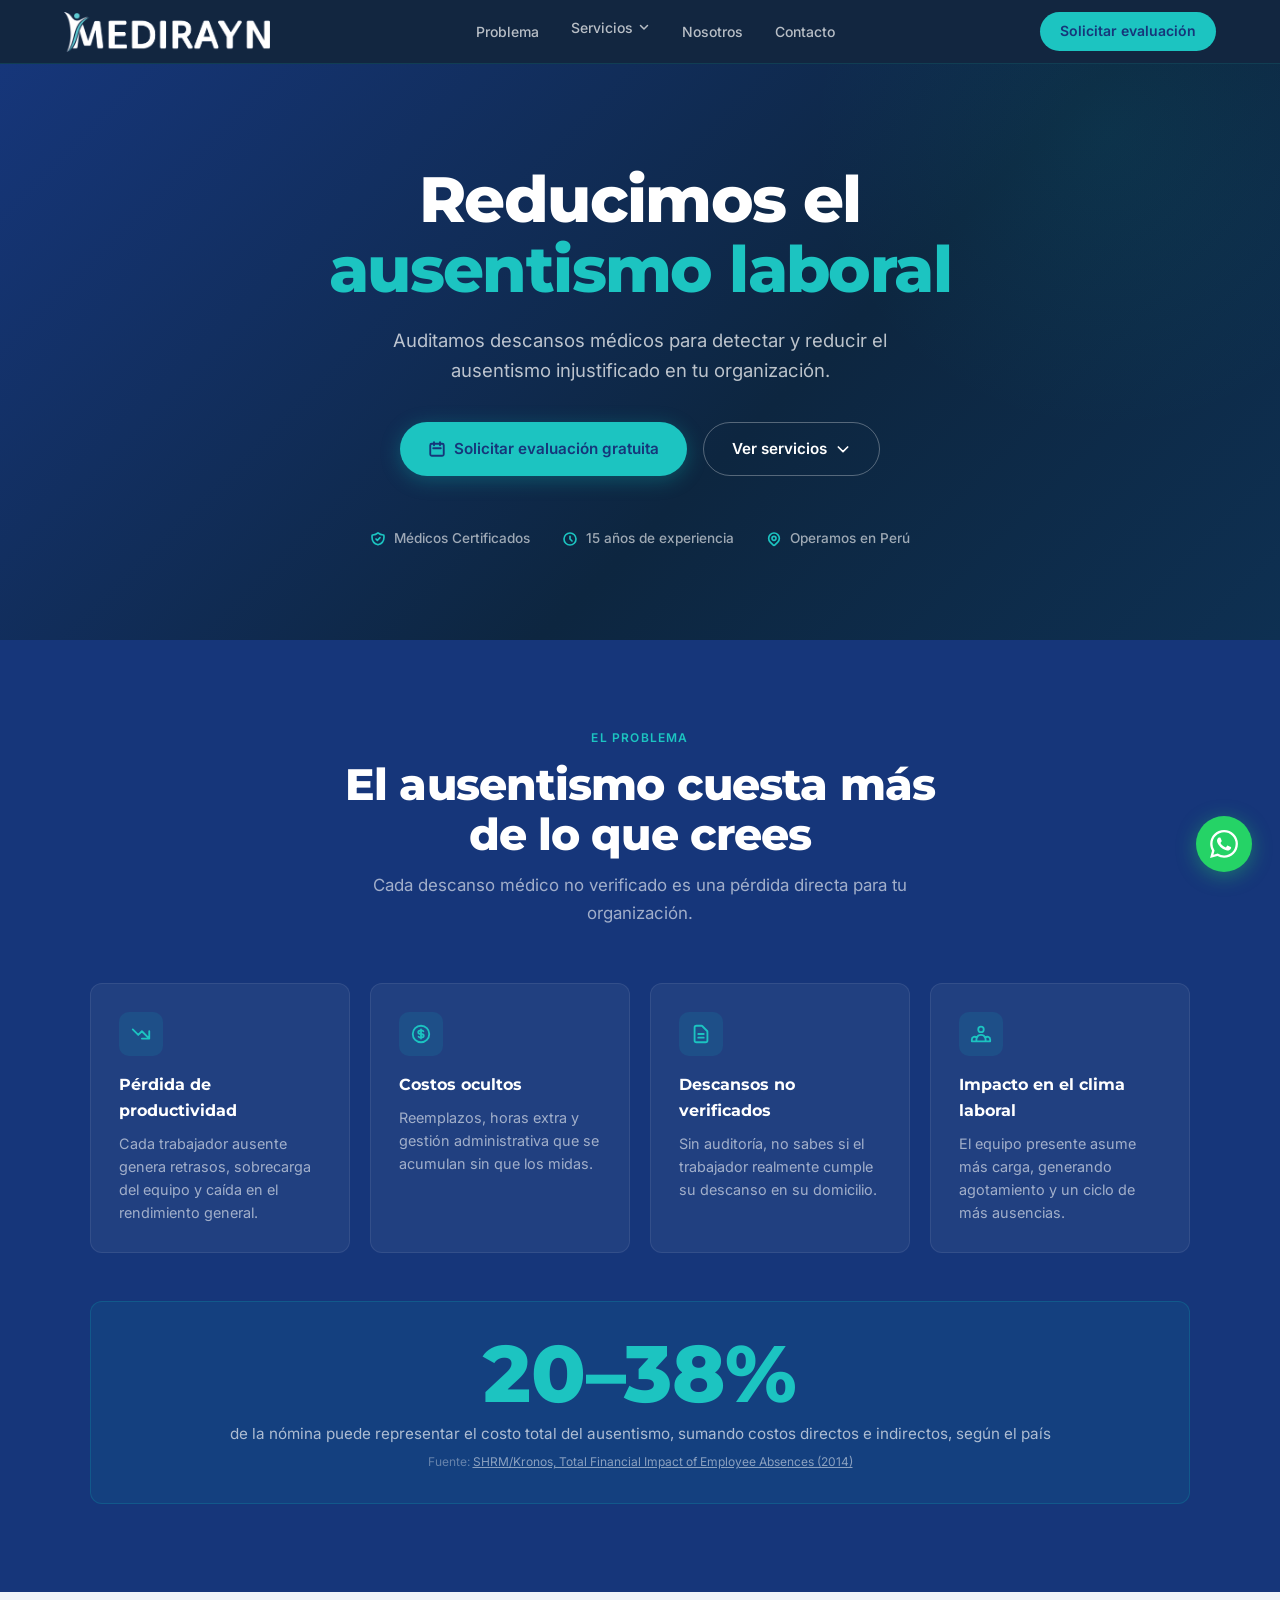
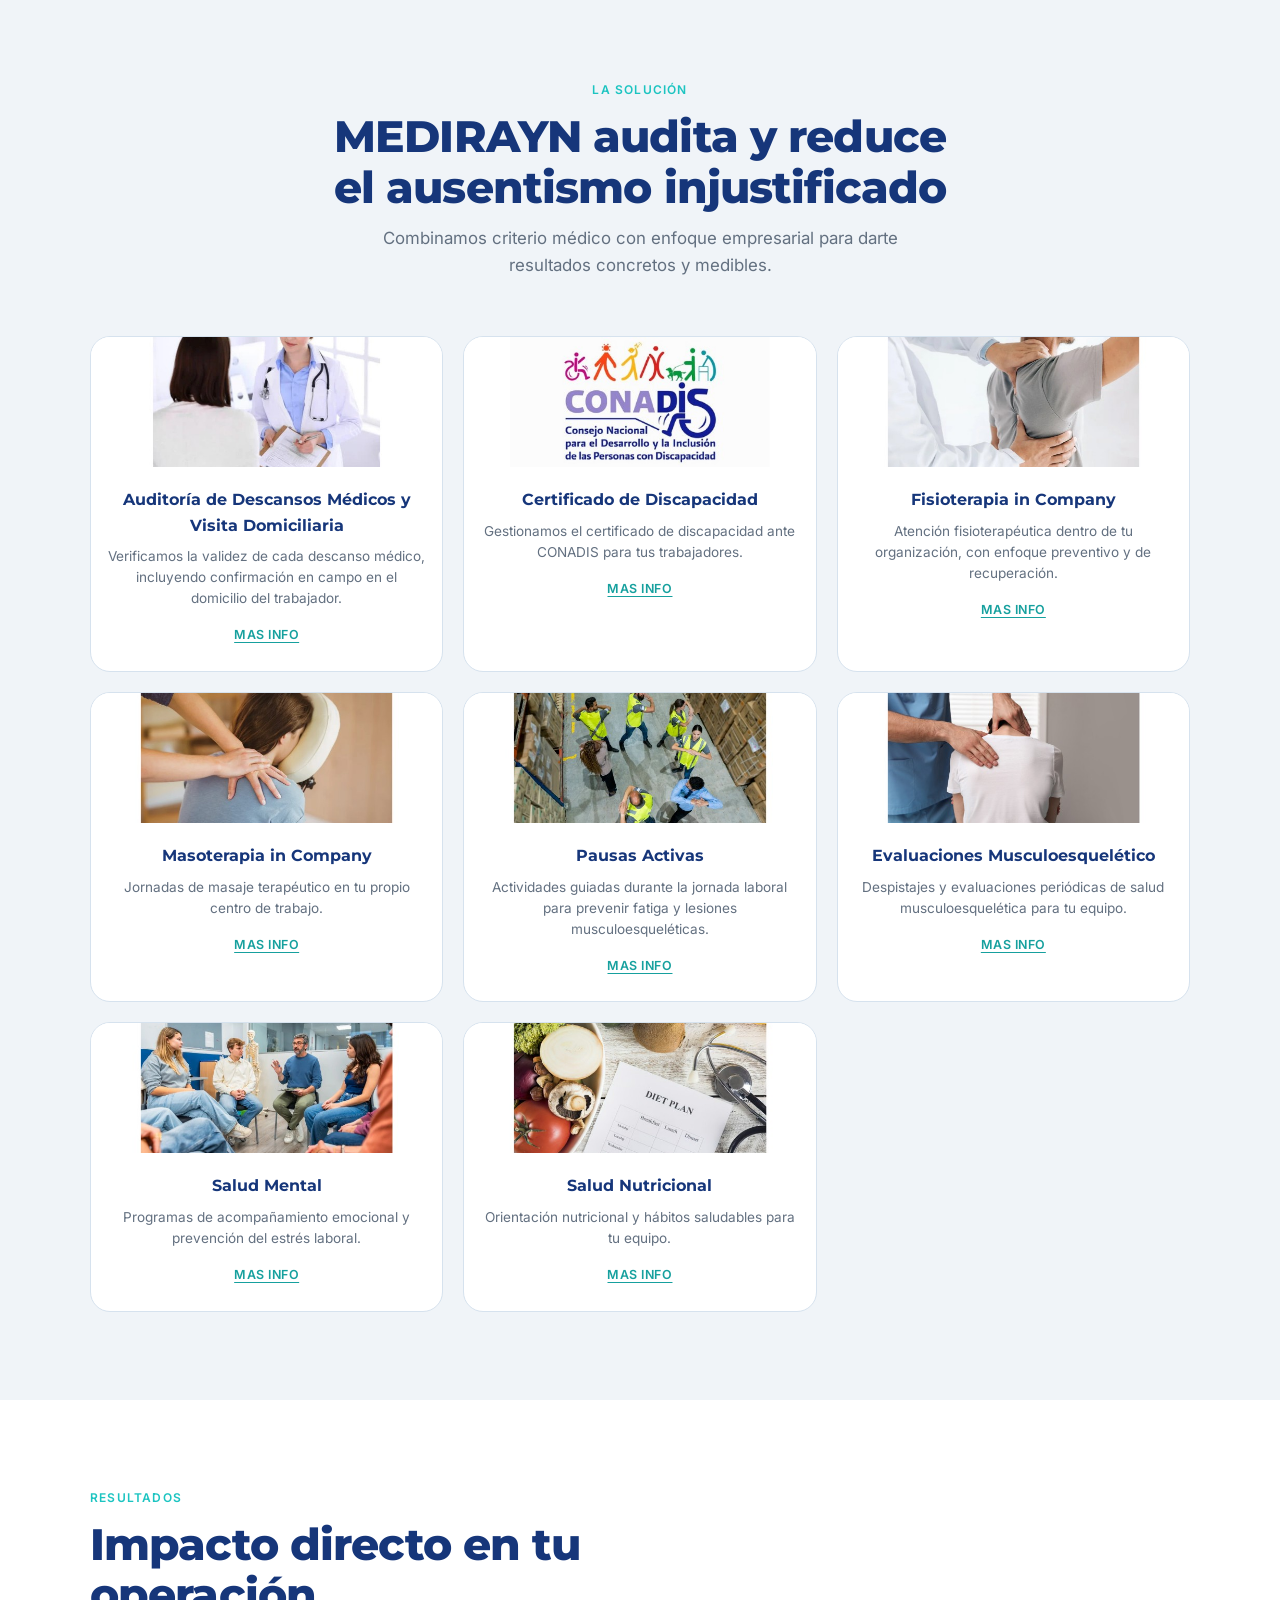
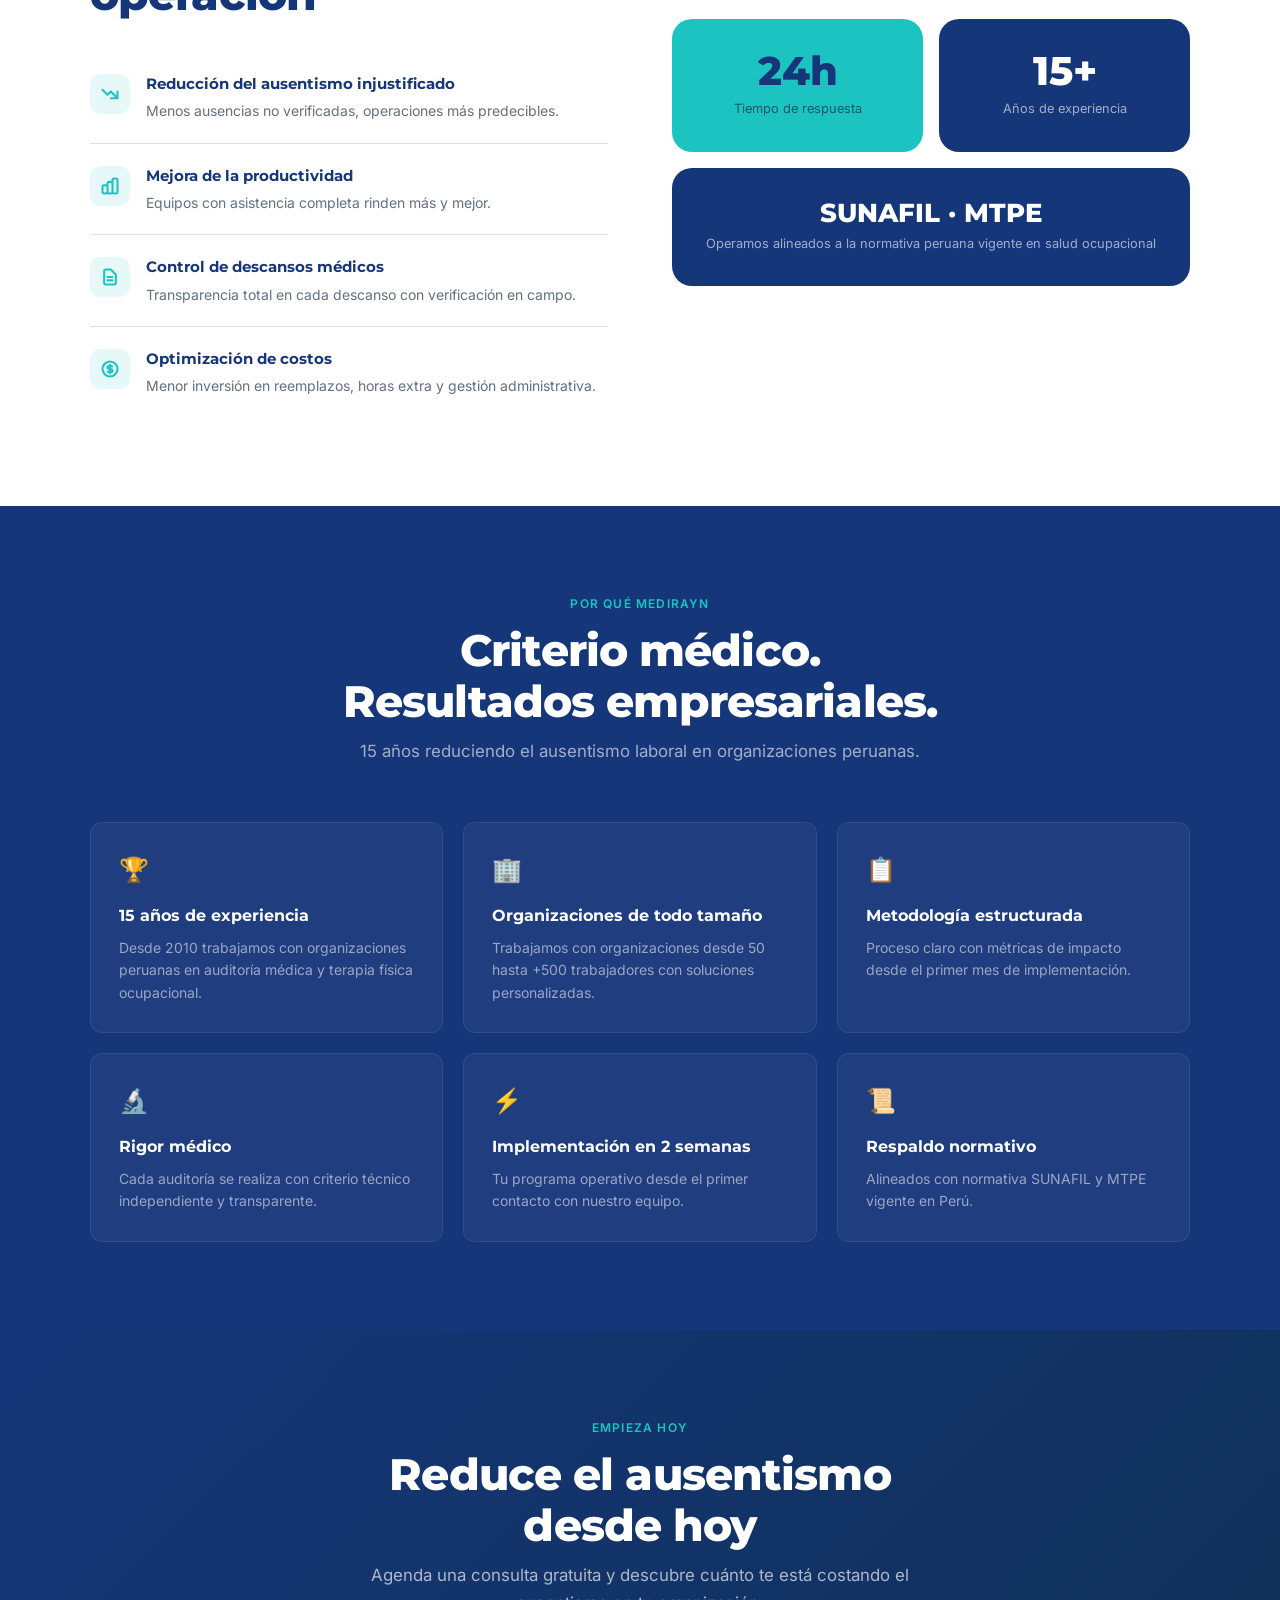
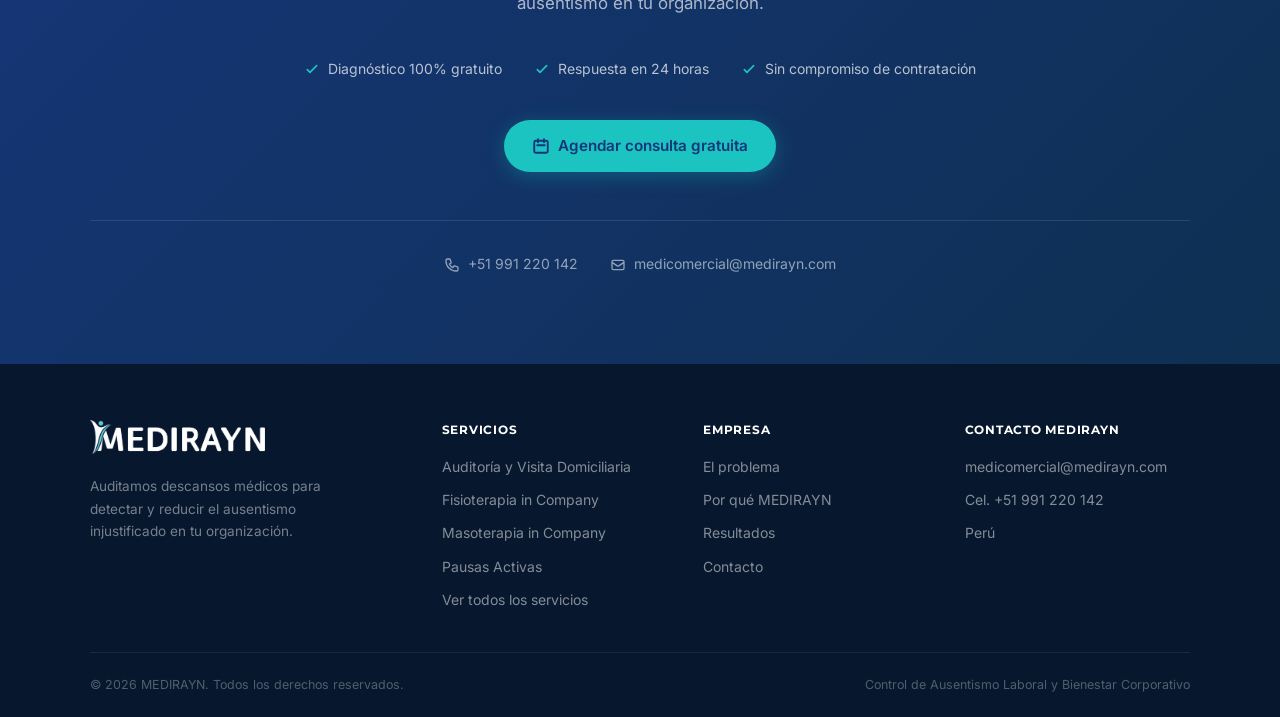
<file: index.html>
<!DOCTYPE html>
<html lang="es">
<head>
  <meta charset="UTF-8" />
  <meta name="viewport" content="width=device-width, initial-scale=1.0" />
  <meta name="description" content="MEDIRAYN — Auditamos descansos médicos para detectar y reducir el ausentismo injustificado en tu organización. 15 años de experiencia en Perú." />
  <meta property="og:title" content="Reduce el Ausentismo Laboral | MEDIRAYN" />
  <meta property="og:description" content="Auditoría de descansos médicos, visitas domiciliarias y bienestar corporativo para organizaciones peruanas." />
  <title>Reduce el Ausentismo Laboral | MEDIRAYN</title>
  <link rel="stylesheet" href="assets/fonts/fonts.css" />
  <style>
    *, *::before, *::after { box-sizing: border-box; margin: 0; padding: 0; }

    :root {
      --navy:    #16367A;
      --navy-mid:#3F5A91;
      --teal:    #1CC4C1;
      --teal-dim:#16A09E;
      --slate:   #4A6278;
      --light:   #F0F4F8;
      --white:   #FFFFFF;
      --text:    #1C2B3A;
      --muted:   #637080;
      --border:  #D6E2EE;
      --font-display: 'Montserrat', sans-serif;
      --font-body:    'Inter', sans-serif;
      --radius: 12px;
      --radius-lg: 20px;
    }

    html { scroll-behavior: smooth; }

    body {
      font-family: var(--font-body);
      color: var(--text);
      background: var(--white);
      line-height: 1.6;
      -webkit-font-smoothing: antialiased;
    }

    /* ── NAV ── */
    nav {
      position: sticky;
      top: 0;
      z-index: 100;
      background: rgba(11,31,58,0.97);
      backdrop-filter: blur(8px);
      border-bottom: 1px solid rgba(10,191,184,0.15);
      padding: 0 5%;
      display: flex;
      align-items: center;
      justify-content: space-between;
      height: 64px;
    }

    .nav-logo {
      display: flex;
      align-items: center;
      gap: 10px;
      font-family: var(--font-display);
      font-size: 1.35rem;
      font-weight: 800;
      color: var(--white);
      text-decoration: none;
      letter-spacing: -0.01em;
    }
    .nav-logo-icon {
      height: 40px;
      width: auto;
      display: block;
    }

    .nav-links {
      display: flex;
      gap: 2rem;
      list-style: none;
    }
    .nav-links a {
      color: rgba(255,255,255,0.7);
      text-decoration: none;
      font-size: 0.875rem;
      font-weight: 500;
      transition: color 0.2s;
    }
    .nav-links a:hover { color: var(--teal); }

    .nav-dropdown { position: relative; }
    .nav-dropdown-btn {
      background: none;
      border: none;
      color: rgba(255,255,255,0.7);
      font-family: var(--font-body);
      font-size: 0.875rem;
      font-weight: 500;
      cursor: pointer;
      display: flex;
      align-items: center;
      gap: 5px;
      padding: 0;
      transition: color 0.2s;
    }
    .nav-dropdown-btn:hover { color: var(--teal); }
    .nav-dropdown-btn svg { transition: transform 0.2s; }
    .nav-dropdown.open .nav-dropdown-btn svg { transform: rotate(180deg); }

    .nav-dropdown-menu {
      display: none;
      position: absolute;
      top: 36px;
      left: 50%;
      transform: translateX(-50%);
      background: var(--white);
      border-radius: var(--radius);
      box-shadow: 0 12px 32px rgba(11,31,58,0.18);
      list-style: none;
      padding: 8px;
      min-width: 240px;
      z-index: 200;
    }
    .nav-dropdown.open .nav-dropdown-menu { display: block; }
    .nav-dropdown-menu li a {
      display: block;
      color: var(--text);
      font-size: 0.85rem;
      font-weight: 500;
      padding: 10px 12px;
      border-radius: 8px;
      transition: background 0.15s, color 0.15s;
    }
    .nav-dropdown-menu li a:hover { background: var(--light); color: var(--navy); }

    .nav-cta {
      background: var(--teal);
      color: var(--navy) !important;
      padding: 0.5rem 1.25rem;
      border-radius: 100px;
      font-weight: 600 !important;
      font-size: 0.875rem;
      text-decoration: none;
      transition: background 0.2s, transform 0.15s;
      white-space: nowrap;
    }
    .nav-cta:hover { background: var(--teal-dim); transform: translateY(-1px); }

    .nav-mobile-toggle {
      display: none;
      background: none;
      border: none;
      cursor: pointer;
      flex-direction: column;
      gap: 5px;
      padding: 4px;
    }
    .nav-mobile-toggle span {
      display: block;
      width: 24px;
      height: 2px;
      background: var(--white);
      border-radius: 2px;
      transition: 0.3s;
    }

    /* ── HERO ── */
    #inicio {
      background: linear-gradient(135deg, var(--navy) 0%, #0d2640 60%, #0e3052 100%);
      padding: 100px 5% 90px;
      position: relative;
      overflow: hidden;
    }
    #inicio::before {
      content: '';
      position: absolute;
      top: -40%;
      right: -10%;
      width: 600px;
      height: 600px;
      background: radial-gradient(circle, rgba(10,191,184,0.08) 0%, transparent 70%);
      pointer-events: none;
    }

    .hero-inner {
      max-width: 760px;
      margin: 0 auto;
      text-align: center;
      position: relative;
      z-index: 1;
    }

    .hero-eyebrow {
      display: inline-flex;
      align-items: center;
      gap: 8px;
      background: rgba(10,191,184,0.12);
      border: 1px solid rgba(10,191,184,0.3);
      color: var(--teal);
      font-size: 0.8rem;
      font-weight: 600;
      letter-spacing: 0.08em;
      text-transform: uppercase;
      padding: 6px 16px;
      border-radius: 100px;
      margin-bottom: 28px;
    }
    .hero-eyebrow::before {
      content: '';
      width: 6px;
      height: 6px;
      background: var(--teal);
      border-radius: 50%;
      animation: pulse 2s infinite;
    }
    @keyframes pulse {
      0%, 100% { opacity: 1; transform: scale(1); }
      50% { opacity: 0.5; transform: scale(1.3); }
    }

    .hero-title {
      font-family: var(--font-display);
      font-size: clamp(2.6rem, 6vw, 4rem);
      font-weight: 800;
      color: var(--white);
      line-height: 1.1;
      letter-spacing: -0.025em;
      margin-bottom: 20px;
    }
    .hero-title .accent { color: var(--teal); }

    .hero-sub {
      font-size: clamp(1rem, 2vw, 1.15rem);
      color: rgba(255,255,255,0.72);
      max-width: 560px;
      margin: 0 auto 36px;
      line-height: 1.65;
    }

    .hero-actions {
      display: flex;
      gap: 1rem;
      justify-content: center;
      flex-wrap: wrap;
      margin-bottom: 52px;
    }

    .btn-primary {
      background: var(--teal);
      color: var(--navy);
      border: none;
      padding: 14px 28px;
      border-radius: 100px;
      font-family: var(--font-body);
      font-size: 0.95rem;
      font-weight: 700;
      cursor: pointer;
      text-decoration: none;
      display: inline-flex;
      align-items: center;
      gap: 8px;
      transition: background 0.2s, transform 0.15s, box-shadow 0.2s;
      box-shadow: 0 4px 20px rgba(10,191,184,0.3);
    }
    .btn-primary:hover {
      background: var(--teal-dim);
      transform: translateY(-2px);
      box-shadow: 0 8px 28px rgba(10,191,184,0.4);
    }

    .btn-secondary {
      background: transparent;
      color: var(--white);
      border: 1.5px solid rgba(255,255,255,0.3);
      padding: 14px 28px;
      border-radius: 100px;
      font-family: var(--font-body);
      font-size: 0.95rem;
      font-weight: 600;
      cursor: pointer;
      text-decoration: none;
      display: inline-flex;
      align-items: center;
      gap: 8px;
      transition: border-color 0.2s, background 0.2s;
    }
    .btn-secondary:hover {
      border-color: var(--teal);
      background: rgba(10,191,184,0.08);
    }

    .trust-bar {
      display: flex;
      justify-content: center;
      gap: 2rem;
      flex-wrap: wrap;
    }
    .trust-item {
      display: flex;
      align-items: center;
      gap: 8px;
      color: rgba(255,255,255,0.6);
      font-size: 0.85rem;
      font-weight: 500;
    }
    .trust-item svg { color: var(--teal); flex-shrink: 0; }

    /* ── SECTIONS BASE ── */
    section { padding: 88px 5%; }

    .section-label {
      font-size: 0.75rem;
      font-weight: 700;
      letter-spacing: 0.1em;
      text-transform: uppercase;
      color: var(--teal);
      margin-bottom: 12px;
      display: block;
    }

    .section-title {
      font-family: var(--font-display);
      font-size: clamp(1.9rem, 4vw, 2.75rem);
      font-weight: 800;
      color: var(--navy);
      line-height: 1.15;
      letter-spacing: -0.02em;
    }

    .section-sub {
      font-size: 1.05rem;
      color: var(--muted);
      max-width: 560px;
      margin-top: 12px;
      line-height: 1.65;
    }

    .section-head {
      text-align: center;
      margin-bottom: 56px;
    }
    .section-head .section-sub { margin: 12px auto 0; }

    .container { max-width: 1100px; margin: 0 auto; }

    /* ── PROBLEMA ── */
    #problema { background: var(--navy); }
    #problema .section-title { color: var(--white); }
    #problema .section-sub { color: rgba(255,255,255,0.6); }
    #problema .section-label { color: var(--teal); }

    .problema-grid {
      display: grid;
      grid-template-columns: repeat(auto-fit, minmax(240px, 1fr));
      gap: 20px;
      margin-bottom: 48px;
    }

    .problema-card {
      background: rgba(255,255,255,0.05);
      border: 1px solid rgba(255,255,255,0.08);
      border-radius: var(--radius);
      padding: 28px;
      transition: border-color 0.2s, background 0.2s;
    }
    .problema-card:hover {
      background: rgba(10,191,184,0.06);
      border-color: rgba(10,191,184,0.25);
    }

    .problema-icon {
      width: 44px;
      height: 44px;
      background: rgba(10,191,184,0.12);
      border-radius: 10px;
      display: flex;
      align-items: center;
      justify-content: center;
      margin-bottom: 16px;
      color: var(--teal);
    }

    .problema-card h3 {
      font-family: var(--font-display);
      font-size: 1rem;
      font-weight: 700;
      color: var(--white);
      margin-bottom: 8px;
    }
    .problema-card p { font-size: 0.9rem; color: rgba(255,255,255,0.58); line-height: 1.6; }

    .stat-highlight {
      background: rgba(10,191,184,0.08);
      border: 1px solid rgba(10,191,184,0.2);
      border-radius: var(--radius);
      padding: 32px 40px;
      text-align: center;
    }
    .stat-highlight .big-number {
      font-family: var(--font-display);
      font-size: clamp(3rem, 8vw, 5rem);
      font-weight: 800;
      color: var(--teal);
      line-height: 1;
    }
    .stat-highlight p { color: rgba(255,255,255,0.65); margin-top: 8px; font-size: 0.95rem; }
    .stat-highlight .source { font-size: 0.75rem; color: rgba(255,255,255,0.35); margin-top: 6px; }
    .stat-highlight .source a { color: rgba(255,255,255,0.5); text-decoration: underline; }

    /* ── SOLUCIÓN (estilo imagen-arriba) ── */
    #solucion { background: var(--light); }

    .solucion-grid {
      display: grid;
      grid-template-columns: repeat(2, 1fr);
      gap: 20px;
    }
    @media (min-width: 900px) {
      .solucion-grid { grid-template-columns: repeat(3, 1fr); }
    }

    .solucion-card {
      background: var(--white);
      border: 1px solid var(--border);
      border-radius: var(--radius-lg);
      overflow: hidden;
      text-align: center;
      transition: box-shadow 0.2s, transform 0.2s, border-color 0.2s;
    }
    .solucion-card:hover {
      box-shadow: 0 8px 32px rgba(11,31,58,0.1);
      transform: translateY(-3px);
      border-color: var(--teal);
    }

    .solucion-photo {
      width: 100%;
      height: 130px;
      object-fit: cover;
      display: block;
    }

    .solucion-body { padding: 20px 16px 24px; }

    .solucion-card h3 {
      font-family: var(--font-display);
      font-size: 1rem;
      font-weight: 700;
      color: var(--navy);
      margin-bottom: 8px;
    }
    .solucion-card p.solucion-desc {
      font-size: 0.85rem;
      color: var(--muted);
      line-height: 1.55;
      margin-bottom: 12px;
    }
    .mas-info {
      display: inline-block;
      font-size: 0.78rem;
      font-weight: 700;
      letter-spacing: 0.04em;
      text-transform: uppercase;
      color: var(--teal-dim);
      text-decoration: underline;
      text-underline-offset: 3px;
      cursor: pointer;
      background: none;
      border: none;
      font-family: var(--font-body);
      padding: 0;
    }
    .mas-info:hover { color: var(--navy); }

    /* ── RESULTADOS ── */
    #resultados { background: var(--white); }

    .resultados-inner {
      display: grid;
      grid-template-columns: 1fr 1fr;
      gap: 64px;
      align-items: center;
    }

    .resultados-list { list-style: none; }
    .resultados-list li {
      display: flex;
      gap: 16px;
      padding: 20px 0;
      border-bottom: 1px solid var(--border);
    }
    .resultados-list li:last-child { border-bottom: none; }

    .resultado-icon {
      width: 40px;
      height: 40px;
      background: rgba(10,191,184,0.1);
      border-radius: 10px;
      display: flex;
      align-items: center;
      justify-content: center;
      color: var(--teal);
      flex-shrink: 0;
      margin-top: 2px;
    }

    .resultado-text h4 {
      font-family: var(--font-display);
      font-size: 0.95rem;
      font-weight: 700;
      color: var(--navy);
      margin-bottom: 4px;
    }
    .resultado-text p { font-size: 0.875rem; color: var(--muted); }

    .resultados-stats {
      display: grid;
      grid-template-columns: 1fr 1fr;
      gap: 16px;
    }
    .stat-card {
      background: var(--navy);
      border-radius: var(--radius-lg);
      padding: 32px 24px;
      text-align: center;
    }
    .stat-card.teal { background: var(--teal); }
    .stat-card .num {
      font-family: var(--font-display);
      font-size: 2.5rem;
      font-weight: 800;
      color: var(--white);
      line-height: 1;
    }
    .stat-card.teal .num { color: var(--navy); }
    .stat-card p { font-size: 0.8rem; color: rgba(255,255,255,0.6); margin-top: 8px; }
    .stat-card.teal p { color: rgba(11,31,58,0.65); }
    .stat-note { font-size: 0.72rem; color: var(--muted); margin-top: 16px; text-align: center; }

    /* ── POR QUÉ ── */
    #porque { background: var(--navy); }
    #porque .section-title { color: var(--white); }
    #porque .section-sub { color: rgba(255,255,255,0.6); }

    .porque-grid {
      display: grid;
      grid-template-columns: repeat(auto-fit, minmax(280px, 1fr));
      gap: 20px;
    }
    .porque-card {
      background: rgba(255,255,255,0.04);
      border: 1px solid rgba(255,255,255,0.08);
      border-radius: var(--radius);
      padding: 28px;
      transition: border-color 0.2s;
    }
    .porque-card:hover { border-color: rgba(10,191,184,0.3); }
    .porque-card .icon {
      font-size: 1.5rem;
      margin-bottom: 14px;
    }
    .porque-card h3 {
      font-family: var(--font-display);
      font-size: 1rem;
      font-weight: 700;
      color: var(--white);
      margin-bottom: 8px;
    }
    .porque-card p { font-size: 0.875rem; color: rgba(255,255,255,0.55); line-height: 1.6; }

    /* ── CTA FINAL ── */
    #contacto {
      background: linear-gradient(135deg, var(--navy) 0%, #0e3052 100%);
      text-align: center;
    }
    #contacto .section-title { color: var(--white); }
    #contacto .section-sub { color: rgba(255,255,255,0.65); margin: 12px auto 40px; }

    .cta-trust {
      display: flex;
      justify-content: center;
      gap: 2rem;
      flex-wrap: wrap;
      margin-bottom: 40px;
    }
    .cta-trust-item {
      display: flex;
      align-items: center;
      gap: 8px;
      color: rgba(255,255,255,0.7);
      font-size: 0.875rem;
    }
    .cta-trust-item svg { color: var(--teal); }

    .footer-contact {
      margin-top: 48px;
      padding-top: 32px;
      border-top: 1px solid rgba(255,255,255,0.1);
      display: flex;
      justify-content: center;
      gap: 2rem;
      flex-wrap: wrap;
    }
    .footer-contact a {
      color: rgba(255,255,255,0.55);
      text-decoration: none;
      font-size: 0.875rem;
      display: flex;
      align-items: center;
      gap: 8px;
      transition: color 0.2s;
    }
    .footer-contact a:hover { color: var(--teal); }

    .footer-copy {
      text-align: center;
      padding: 24px 5%;
      background: #07182e;
      color: rgba(255,255,255,0.3);
      font-size: 0.8rem;
    }

    .site-footer { background: #07182e; padding: 56px 5% 0; }
    .footer-grid {
      display: grid;
      grid-template-columns: 1.4fr 1fr 1fr 1fr;
      gap: 36px;
      padding-bottom: 40px;
    }
    .footer-logo { height: 34px; width: auto; margin-bottom: 14px; }
    .footer-brand p { color: rgba(255,255,255,0.45); font-size: 0.85rem; line-height: 1.65; max-width: 260px; }
    .footer-col h4 {
      font-family: var(--font-display);
      font-size: 0.78rem;
      font-weight: 700;
      letter-spacing: 0.06em;
      text-transform: uppercase;
      color: var(--white);
      margin-bottom: 16px;
    }
    .footer-col ul { list-style: none; display: grid; gap: 11px; }
    .footer-col a, .footer-col li {
      color: rgba(255,255,255,0.5);
      text-decoration: none;
      font-size: 0.875rem;
    }
    .footer-col a:hover { color: var(--teal); }
    .footer-bottom {
      display: flex;
      justify-content: space-between;
      align-items: center;
      flex-wrap: wrap;
      gap: 10px;
      padding: 22px 0;
      border-top: 1px solid rgba(255,255,255,0.08);
      color: rgba(255,255,255,0.3);
      font-size: 0.78rem;
    }
    @media (max-width: 768px) {
      .footer-grid { grid-template-columns: 1fr 1fr; }
      .footer-brand { grid-column: span 2; }
    }

    /* ── MODAL ── */
    .modal-overlay {
      display: none;
      position: fixed;
      inset: 0;
      background: rgba(7,24,46,0.75);
      backdrop-filter: blur(4px);
      z-index: 999;
      align-items: center;
      justify-content: center;
      padding: 20px;
    }
    .modal-overlay.open { display: flex; }

    .modal {
      background: var(--white);
      border-radius: var(--radius-lg);
      padding: 40px;
      width: 100%;
      max-width: 520px;
      position: relative;
      animation: modalIn 0.25s ease;
    }
    @keyframes modalIn {
      from { opacity: 0; transform: translateY(16px) scale(0.98); }
      to   { opacity: 1; transform: translateY(0) scale(1); }
    }

    .modal-close {
      position: absolute;
      top: 16px;
      right: 16px;
      background: none;
      border: none;
      cursor: pointer;
      color: var(--muted);
      font-size: 1.25rem;
      line-height: 1;
      padding: 4px;
      transition: color 0.2s;
    }
    .modal-close:hover { color: var(--navy); }

    .modal h2 {
      font-family: var(--font-display);
      font-size: 1.5rem;
      font-weight: 800;
      color: var(--navy);
      margin-bottom: 6px;
    }
    .modal p.modal-sub { font-size: 0.9rem; color: var(--muted); margin-bottom: 28px; }

    .form-group { margin-bottom: 16px; }
    .form-group label {
      display: block;
      font-size: 0.85rem;
      font-weight: 600;
      color: var(--navy);
      margin-bottom: 6px;
    }
    .form-group input,
    .form-group select,
    .form-group textarea {
      width: 100%;
      padding: 12px 16px;
      border: 1.5px solid var(--border);
      border-radius: var(--radius);
      font-family: var(--font-body);
      font-size: 0.9rem;
      color: var(--text);
      background: var(--white);
      transition: border-color 0.2s;
      outline: none;
    }
    .form-group input:focus,
    .form-group select:focus,
    .form-group textarea:focus { border-color: var(--teal); }
    .form-group textarea { resize: vertical; min-height: 80px; }

    .form-row { display: grid; grid-template-columns: 1fr 1fr; gap: 12px; }

    .btn-submit {
      width: 100%;
      background: var(--teal);
      color: var(--navy);
      border: none;
      padding: 14px;
      border-radius: 100px;
      font-family: var(--font-body);
      font-size: 1rem;
      font-weight: 700;
      cursor: pointer;
      margin-top: 8px;
      transition: background 0.2s, transform 0.15s;
      display: flex;
      align-items: center;
      justify-content: center;
      gap: 8px;
    }
    .btn-submit:hover { background: var(--teal-dim); transform: translateY(-1px); }

    .form-note { font-size: 0.75rem; color: var(--muted); text-align: center; margin-top: 10px; }

    /* WhatsApp float */
    .wa-float {
      position: fixed;
      bottom: 28px;
      right: 28px;
      width: 56px;
      height: 56px;
      background: #25D366;
      border-radius: 50%;
      display: flex;
      align-items: center;
      justify-content: center;
      box-shadow: 0 4px 20px rgba(37,211,102,0.4);
      z-index: 90;
      text-decoration: none;
      transition: transform 0.2s, box-shadow 0.2s;
    }
    .wa-float:hover { transform: scale(1.1); box-shadow: 0 8px 28px rgba(37,211,102,0.5); }

    /* ── RESPONSIVE ── */
    @media (max-width: 768px) {
      .nav-links { display: none; }
      .nav-links.mobile-open {
        display: flex;
        flex-direction: column;
        position: absolute;
        top: 64px;
        left: 0;
        right: 0;
        background: var(--navy);
        padding: 20px 5%;
        gap: 1rem;
        border-bottom: 1px solid rgba(255,255,255,0.1);
      }
      .nav-mobile-toggle { display: flex; }
      .nav-dropdown-menu {
        position: static;
        transform: none;
        box-shadow: none;
        background: rgba(255,255,255,0.04);
        display: none;
        width: 100%;
        margin-top: 6px;
      }
      .nav-dropdown.open .nav-dropdown-menu { display: block; }
      .nav-dropdown-menu li a { color: rgba(255,255,255,0.7); }
      .nav-dropdown-menu li a:hover { background: rgba(255,255,255,0.08); color: var(--teal); }
      .nav-dropdown-btn { color: rgba(255,255,255,0.7); }
      .resultados-inner { grid-template-columns: 1fr; gap: 40px; }
      .form-row { grid-template-columns: 1fr; }
      .modal { padding: 28px 20px; }
      section { padding: 64px 5%; }
    }

    @media (prefers-reduced-motion: reduce) {
      * { animation: none !important; transition: none !important; }
    }
  </style>
</head>
<body>

<!-- NAV -->
<nav>
  <a href="#inicio" class="nav-logo"><img src="assets/img/logo/medirayn-logo-horizontal-white.png" class="nav-logo-icon" alt="MEDIRAYN"></a>
  <ul class="nav-links" id="navLinks">
    <li><a href="#problema">Problema</a></li>
    <li class="nav-dropdown">
      <button class="nav-dropdown-btn" onclick="toggleServiciosMenu(event)">
        Servicios
        <svg width="12" height="12" fill="none" viewBox="0 0 24 24" stroke="currentColor" stroke-width="3"><path stroke-linecap="round" stroke-linejoin="round" d="M19 9l-7 7-7-7"/></svg>
      </button>
      <ul class="nav-dropdown-menu" id="serviciosMenu">
        <li><a href="#solucion">Auditoría y Visita Domiciliaria</a></li>
        <li><a href="#solucion">Certificado de Discapacidad</a></li>
        <li><a href="#solucion">Fisioterapia in Company</a></li>
        <li><a href="#solucion">Masoterapia in Company</a></li>
        <li><a href="#solucion">Pausas Activas</a></li>
        <li><a href="#solucion">Evaluaciones Musculoesquelético</a></li>
        <li><a href="#solucion">Salud Mental</a></li>
        <li><a href="#solucion">Salud Nutricional</a></li>
      </ul>
    </li>
    <li><a href="#porque">Nosotros</a></li>
    <li><a href="#contacto">Contacto</a></li>
  </ul>
  <a href="#" class="nav-cta" onclick="openModal(); return false;">Solicitar evaluación</a>
  <button class="nav-mobile-toggle" onclick="toggleNav()" aria-label="Menú">
    <span></span><span></span><span></span>
  </button>
</nav>

<!-- HERO -->
<section id="inicio">
  <div class="hero-inner">
    <h1 class="hero-title">
      Reducimos el<br>
      <span class="accent">ausentismo laboral</span>
    </h1>
    <p class="hero-sub">
      Auditamos descansos médicos para detectar y reducir el ausentismo injustificado en tu organización.
    </p>
    <div class="hero-actions">
      <a href="#" class="btn-primary" onclick="openModal(); return false;">
        <svg width="18" height="18" fill="none" viewBox="0 0 24 24" stroke="currentColor" stroke-width="2.5"><path stroke-linecap="round" stroke-linejoin="round" d="M8 7V3m8 4V3m-9 8h10M5 21h14a2 2 0 002-2V7a2 2 0 00-2-2H5a2 2 0 00-2 2v12a2 2 0 002 2z"/></svg>
        Solicitar evaluación gratuita
      </a>
      <a href="#solucion" class="btn-secondary">
        Ver servicios
        <svg width="16" height="16" fill="none" viewBox="0 0 24 24" stroke="currentColor" stroke-width="2.5"><path stroke-linecap="round" stroke-linejoin="round" d="M19 9l-7 7-7-7"/></svg>
      </a>
    </div>
    <div class="trust-bar">
      <div class="trust-item">
        <svg width="16" height="16" fill="none" viewBox="0 0 24 24" stroke="currentColor" stroke-width="2.5"><path stroke-linecap="round" stroke-linejoin="round" d="M9 12l2 2 4-4m5.618-4.016A11.955 11.955 0 0112 2.944a11.955 11.955 0 01-8.618 3.04A12.02 12.02 0 003 9c0 5.591 3.824 10.29 9 11.622 5.176-1.332 9-6.03 9-11.622 0-1.042-.133-2.052-.382-3.016z"/></svg>
        Médicos Certificados
      </div>
      <div class="trust-item">
        <svg width="16" height="16" fill="none" viewBox="0 0 24 24" stroke="currentColor" stroke-width="2.5"><path stroke-linecap="round" stroke-linejoin="round" d="M12 8v4l3 3m6-3a9 9 0 11-18 0 9 9 0 0118 0z"/></svg>
        15 años de experiencia
      </div>
      <div class="trust-item">
        <svg width="16" height="16" fill="none" viewBox="0 0 24 24" stroke="currentColor" stroke-width="2.5"><path stroke-linecap="round" stroke-linejoin="round" d="M17.657 16.657L13.414 20.9a1.998 1.998 0 01-2.827 0l-4.244-4.243a8 8 0 1111.314 0z"/><path stroke-linecap="round" stroke-linejoin="round" d="M15 11a3 3 0 11-6 0 3 3 0 016 0z"/></svg>
        Operamos en Perú
      </div>
    </div>
  </div>
</section>

<!-- PROBLEMA -->
<section id="problema">
  <div class="container">
    <div class="section-head">
      <span class="section-label">El Problema</span>
      <h2 class="section-title">El ausentismo cuesta más<br>de lo que crees</h2>
      <p class="section-sub">Cada descanso médico no verificado es una pérdida directa para tu organización.</p>
    </div>
    <div class="problema-grid">
      <div class="problema-card">
        <div class="problema-icon">
          <svg width="22" height="22" fill="none" viewBox="0 0 24 24" stroke="currentColor" stroke-width="2"><path stroke-linecap="round" stroke-linejoin="round" d="M13 17h8m0 0V9m0 8l-8-8-4 4-6-6"/></svg>
        </div>
        <h3>Pérdida de productividad</h3>
        <p>Cada trabajador ausente genera retrasos, sobrecarga del equipo y caída en el rendimiento general.</p>
      </div>
      <div class="problema-card">
        <div class="problema-icon">
          <svg width="22" height="22" fill="none" viewBox="0 0 24 24" stroke="currentColor" stroke-width="2"><path stroke-linecap="round" stroke-linejoin="round" d="M12 8c-1.657 0-3 .895-3 2s1.343 2 3 2 3 .895 3 2-1.343 2-3 2m0-8c1.11 0 2.08.402 2.599 1M12 8V7m0 1v8m0 0v1m0-1c-1.11 0-2.08-.402-2.599-1M21 12a9 9 0 11-18 0 9 9 0 0118 0z"/></svg>
        </div>
        <h3>Costos ocultos</h3>
        <p>Reemplazos, horas extra y gestión administrativa que se acumulan sin que los midas.</p>
      </div>
      <div class="problema-card">
        <div class="problema-icon">
          <svg width="22" height="22" fill="none" viewBox="0 0 24 24" stroke="currentColor" stroke-width="2"><path stroke-linecap="round" stroke-linejoin="round" d="M9 12h6m-6 4h6m2 5H7a2 2 0 01-2-2V5a2 2 0 012-2h5.586a1 1 0 01.707.293l5.414 5.414a1 1 0 01.293.707V19a2 2 0 01-2 2z"/></svg>
        </div>
        <h3>Descansos no verificados</h3>
        <p>Sin auditoría, no sabes si el trabajador realmente cumple su descanso en su domicilio.</p>
      </div>
      <div class="problema-card">
        <div class="problema-icon">
          <svg width="22" height="22" fill="none" viewBox="0 0 24 24" stroke="currentColor" stroke-width="2"><path stroke-linecap="round" stroke-linejoin="round" d="M17 20h5v-2a3 3 0 00-5.356-1.857M17 20H7m10 0v-2c0-.656-.126-1.283-.356-1.857M7 20H2v-2a3 3 0 015.356-1.857M7 20v-2c0-.656.126-1.283.356-1.857m0 0a5.002 5.002 0 019.288 0M15 7a3 3 0 11-6 0 3 3 0 016 0z"/></svg>
        </div>
        <h3>Impacto en el clima laboral</h3>
        <p>El equipo presente asume más carga, generando agotamiento y un ciclo de más ausencias.</p>
      </div>
    </div>
    <div class="stat-highlight">
      <div class="big-number">20–38%</div>
      <p>de la nómina puede representar el costo total del ausentismo, sumando costos directos e indirectos, según el país</p>
      <div class="source">Fuente: <a href="https://www.shrm.org/content/dam/en/shrm/topics-tools/news/employee-relations/Total-Financial-Impact-of-Employee-Absences-Report.pdf" target="_blank" rel="noopener">SHRM/Kronos, Total Financial Impact of Employee Absences (2014)</a></div>
    </div>
  </div>
</section>

<!-- SOLUCIÓN -->
<section id="solucion">
  <div class="container">
    <div class="section-head">
      <span class="section-label">La Solución</span>
      <h2 class="section-title">MEDIRAYN audita y reduce<br>el ausentismo injustificado</h2>
      <p class="section-sub">Combinamos criterio médico con enfoque empresarial para darte resultados concretos y medibles.</p>
    </div>
    <div class="solucion-grid">
      <div class="solucion-card">
        <img class="solucion-photo" src="assets/img/servicios/auditoria-visita-domiciliaria.jpg" alt="Auditoría de descansos médicos y visita domiciliaria">
        <div class="solucion-body">
          <h3>Auditoría de Descansos Médicos y Visita Domiciliaria</h3>
          <p class="solucion-desc">Verificamos la validez de cada descanso médico, incluyendo confirmación en campo en el domicilio del trabajador.</p>
          <a href="servicios/auditoria-visita-domiciliaria.html" class="mas-info">MAS INFO</a>
        </div>
      </div>
      <div class="solucion-card">
        <img class="solucion-photo" src="assets/img/servicios/certificado-discapacidad.jpg" alt="Certificado de discapacidad">
        <div class="solucion-body">
          <h3>Certificado de Discapacidad</h3>
          <p class="solucion-desc">Gestionamos el certificado de discapacidad ante CONADIS para tus trabajadores.</p>
          <a href="servicios/certificado-discapacidad.html" class="mas-info">MAS INFO</a>
        </div>
      </div>
      <div class="solucion-card">
        <img class="solucion-photo" src="assets/img/servicios/fisioterapia-in-company.jpg" alt="Fisioterapia in company">
        <div class="solucion-body">
          <h3>Fisioterapia in Company</h3>
          <p class="solucion-desc">Atención fisioterapéutica dentro de tu organización, con enfoque preventivo y de recuperación.</p>
          <a href="servicios/fisioterapia-in-company.html" class="mas-info">MAS INFO</a>
        </div>
      </div>
      <div class="solucion-card">
        <img class="solucion-photo" src="assets/img/servicios/masoterapia-in-company.jpg" alt="Masoterapia in company">
        <div class="solucion-body">
          <h3>Masoterapia in Company</h3>
          <p class="solucion-desc">Jornadas de masaje terapéutico en tu propio centro de trabajo.</p>
          <a href="servicios/masoterapia-in-company.html" class="mas-info">MAS INFO</a>
        </div>
      </div>
      <div class="solucion-card">
        <img class="solucion-photo" src="assets/img/servicios/pausas-activas.jpg" alt="Pausas activas">
        <div class="solucion-body">
          <h3>Pausas Activas</h3>
          <p class="solucion-desc">Actividades guiadas durante la jornada laboral para prevenir fatiga y lesiones musculoesqueléticas.</p>
          <a href="servicios/pausas-activas.html" class="mas-info">MAS INFO</a>
        </div>
      </div>
      <div class="solucion-card">
        <img class="solucion-photo" src="assets/img/servicios/evaluaciones-musculoesqueleticas.jpg" alt="Evaluaciones musculoesqueléticas">
        <div class="solucion-body">
          <h3>Evaluaciones Musculoesquelético</h3>
          <p class="solucion-desc">Despistajes y evaluaciones periódicas de salud musculoesquelética para tu equipo.</p>
          <a href="servicios/evaluaciones-musculoesqueleticas.html" class="mas-info">MAS INFO</a>
        </div>
      </div>
      <div class="solucion-card">
        <img class="solucion-photo" src="assets/img/servicios/salud-mental.jpg" alt="Salud mental">
        <div class="solucion-body">
          <h3>Salud Mental</h3>
          <p class="solucion-desc">Programas de acompañamiento emocional y prevención del estrés laboral.</p>
          <a href="servicios/salud-mental.html" class="mas-info">MAS INFO</a>
        </div>
      </div>
      <div class="solucion-card">
        <img class="solucion-photo" src="assets/img/servicios/salud-nutricional.jpg" alt="Salud nutricional">
        <div class="solucion-body">
          <h3>Salud Nutricional</h3>
          <p class="solucion-desc">Orientación nutricional y hábitos saludables para tu equipo.</p>
          <a href="servicios/salud-nutricional.html" class="mas-info">MAS INFO</a>
        </div>
      </div>
    </div>
  </div>
</section>

<!-- RESULTADOS -->
<section id="resultados">
  <div class="container">
    <div class="resultados-inner">
      <div>
        <span class="section-label">Resultados</span>
        <h2 class="section-title">Impacto directo en tu operación</h2>
        <ul class="resultados-list" style="margin-top:32px;">
          <li>
            <div class="resultado-icon">
              <svg width="20" height="20" fill="none" viewBox="0 0 24 24" stroke="currentColor" stroke-width="2.5"><path stroke-linecap="round" stroke-linejoin="round" d="M13 17h8m0 0V9m0 8l-8-8-4 4-6-6"/></svg>
            </div>
            <div class="resultado-text">
              <h4>Reducción del ausentismo injustificado</h4>
              <p>Menos ausencias no verificadas, operaciones más predecibles.</p>
            </div>
          </li>
          <li>
            <div class="resultado-icon">
              <svg width="20" height="20" fill="none" viewBox="0 0 24 24" stroke="currentColor" stroke-width="2.5"><path stroke-linecap="round" stroke-linejoin="round" d="M9 19v-6a2 2 0 00-2-2H5a2 2 0 00-2 2v6a2 2 0 002 2h2a2 2 0 002-2zm0 0V9a2 2 0 012-2h2a2 2 0 012 2v10m-6 0a2 2 0 002 2h2a2 2 0 002-2m0 0V5a2 2 0 012-2h2a2 2 0 012 2v14a2 2 0 01-2 2h-2a2 2 0 01-2-2z"/></svg>
            </div>
            <div class="resultado-text">
              <h4>Mejora de la productividad</h4>
              <p>Equipos con asistencia completa rinden más y mejor.</p>
            </div>
          </li>
          <li>
            <div class="resultado-icon">
              <svg width="20" height="20" fill="none" viewBox="0 0 24 24" stroke="currentColor" stroke-width="2.5"><path stroke-linecap="round" stroke-linejoin="round" d="M9 12h6m-6 4h6m2 5H7a2 2 0 01-2-2V5a2 2 0 012-2h5.586a1 1 0 01.707.293l5.414 5.414a1 1 0 01.293.707V19a2 2 0 01-2 2z"/></svg>
            </div>
            <div class="resultado-text">
              <h4>Control de descansos médicos</h4>
              <p>Transparencia total en cada descanso con verificación en campo.</p>
            </div>
          </li>
          <li>
            <div class="resultado-icon">
              <svg width="20" height="20" fill="none" viewBox="0 0 24 24" stroke="currentColor" stroke-width="2.5"><path stroke-linecap="round" stroke-linejoin="round" d="M12 8c-1.657 0-3 .895-3 2s1.343 2 3 2 3 .895 3 2-1.343 2-3 2m0-8c1.11 0 2.08.402 2.599 1M12 8V7m0 1v8m0 0v1m0-1c-1.11 0-2.08-.402-2.599-1M21 12a9 9 0 11-18 0 9 9 0 0118 0z"/></svg>
            </div>
            <div class="resultado-text">
              <h4>Optimización de costos</h4>
              <p>Menor inversión en reemplazos, horas extra y gestión administrativa.</p>
            </div>
          </li>
        </ul>
      </div>
      <div>
        <div class="resultados-stats">
          <div class="stat-card teal">
            <div class="num">24h</div>
            <p>Tiempo de respuesta</p>
          </div>
          <div class="stat-card">
            <div class="num">15+</div>
            <p>Años de experiencia</p>
          </div>
          <div class="stat-card" style="grid-column: span 2;">
            <div class="num" style="font-size:1.6rem;">SUNAFIL · MTPE</div>
            <p>Operamos alineados a la normativa peruana vigente en salud ocupacional</p>
          </div>
        </div>
      </div>
    </div>
  </div>
</section>

<!-- POR QUÉ -->
<section id="porque">
  <div class="container">
    <div class="section-head">
      <span class="section-label">Por qué MEDIRAYN</span>
      <h2 class="section-title" style="color:var(--white);">Criterio médico.<br>Resultados empresariales.</h2>
      <p class="section-sub" style="color:rgba(255,255,255,0.6); margin:12px auto 0;">15 años reduciendo el ausentismo laboral en organizaciones peruanas.</p>
    </div>
    <div class="porque-grid">
      <div class="porque-card">
        <div class="icon">🏆</div>
        <h3>15 años de experiencia</h3>
        <p>Desde 2010 trabajamos con organizaciones peruanas en auditoría médica y terapia física ocupacional.</p>
      </div>
      <div class="porque-card">
        <div class="icon">🏢</div>
        <h3>Organizaciones de todo tamaño</h3>
        <p>Trabajamos con organizaciones desde 50 hasta +500 trabajadores con soluciones personalizadas.</p>
      </div>
      <div class="porque-card">
        <div class="icon">📋</div>
        <h3>Metodología estructurada</h3>
        <p>Proceso claro con métricas de impacto desde el primer mes de implementación.</p>
      </div>
      <div class="porque-card">
        <div class="icon">🔬</div>
        <h3>Rigor médico</h3>
        <p>Cada auditoría se realiza con criterio técnico independiente y transparente.</p>
      </div>
      <div class="porque-card">
        <div class="icon">⚡</div>
        <h3>Implementación en 2 semanas</h3>
        <p>Tu programa operativo desde el primer contacto con nuestro equipo.</p>
      </div>
      <div class="porque-card">
        <div class="icon">📜</div>
        <h3>Respaldo normativo</h3>
        <p>Alineados con normativa SUNAFIL y MTPE vigente en Perú.</p>
      </div>
    </div>
  </div>
</section>

<!-- CONTACTO -->
<section id="contacto">
  <div class="container">
    <span class="section-label" style="display:block; text-align:center;">Empieza hoy</span>
    <h2 class="section-title">Reduce el ausentismo<br>desde hoy</h2>
    <p class="section-sub">Agenda una consulta gratuita y descubre cuánto te está costando el ausentismo en tu organización.</p>
    <div class="cta-trust">
      <div class="cta-trust-item">
        <svg width="16" height="16" fill="none" viewBox="0 0 24 24" stroke="currentColor" stroke-width="2.5"><path stroke-linecap="round" stroke-linejoin="round" d="M5 13l4 4L19 7"/></svg>
        Diagnóstico 100% gratuito
      </div>
      <div class="cta-trust-item">
        <svg width="16" height="16" fill="none" viewBox="0 0 24 24" stroke="currentColor" stroke-width="2.5"><path stroke-linecap="round" stroke-linejoin="round" d="M5 13l4 4L19 7"/></svg>
        Respuesta en 24 horas
      </div>
      <div class="cta-trust-item">
        <svg width="16" height="16" fill="none" viewBox="0 0 24 24" stroke="currentColor" stroke-width="2.5"><path stroke-linecap="round" stroke-linejoin="round" d="M5 13l4 4L19 7"/></svg>
        Sin compromiso de contratación
      </div>
    </div>
    <div style="text-align:center;">
      <a href="#" class="btn-primary" onclick="openModal(); return false;" style="display:inline-flex;">
        <svg width="18" height="18" fill="none" viewBox="0 0 24 24" stroke="currentColor" stroke-width="2.5"><path stroke-linecap="round" stroke-linejoin="round" d="M8 7V3m8 4V3m-9 8h10M5 21h14a2 2 0 002-2V7a2 2 0 00-2-2H5a2 2 0 00-2 2v12a2 2 0 002 2z"/></svg>
        Agendar consulta gratuita
      </a>
    </div>
    <div class="footer-contact">
      <a href="tel:+51991220142">
        <svg width="16" height="16" fill="none" viewBox="0 0 24 24" stroke="currentColor" stroke-width="2"><path stroke-linecap="round" stroke-linejoin="round" d="M3 5a2 2 0 012-2h3.28a1 1 0 01.948.684l1.498 4.493a1 1 0 01-.502 1.21l-2.257 1.13a11.042 11.042 0 005.516 5.516l1.13-2.257a1 1 0 011.21-.502l4.493 1.498a1 1 0 01.684.949V19a2 2 0 01-2 2h-1C9.716 21 3 14.284 3 6V5z"/></svg>
        +51 991 220 142
      </a>
      <a href="mailto:medicomercial@medirayn.com">
        <svg width="16" height="16" fill="none" viewBox="0 0 24 24" stroke="currentColor" stroke-width="2"><path stroke-linecap="round" stroke-linejoin="round" d="M3 8l7.89 5.26a2 2 0 002.22 0L21 8M5 19h14a2 2 0 002-2V7a2 2 0 00-2-2H5a2 2 0 00-2 2v10a2 2 0 002 2z"/></svg>
        medicomercial@medirayn.com
      </a>
    </div>
  </div>
</section>

<footer class="site-footer">
  <div class="container footer-grid">
    <div class="footer-brand">
      <img class="footer-logo" src="assets/img/logo/medirayn-logo-horizontal-white.png" alt="MEDIRAYN">
      <p>Auditamos descansos médicos para detectar y reducir el ausentismo injustificado en tu organización.</p>
    </div>
    <div class="footer-col">
      <h4>Servicios</h4>
      <ul>
        <li><a href="servicios/auditoria-visita-domiciliaria.html">Auditoría y Visita Domiciliaria</a></li>
        <li><a href="servicios/fisioterapia-in-company.html">Fisioterapia in Company</a></li>
        <li><a href="servicios/masoterapia-in-company.html">Masoterapia in Company</a></li>
        <li><a href="servicios/pausas-activas.html">Pausas Activas</a></li>
        <li><a href="#solucion">Ver todos los servicios</a></li>
      </ul>
    </div>
    <div class="footer-col">
      <h4>Empresa</h4>
      <ul>
        <li><a href="#problema">El problema</a></li>
        <li><a href="#porque">Por qué MEDIRAYN</a></li>
        <li><a href="#resultados">Resultados</a></li>
        <li><a href="#contacto">Contacto</a></li>
      </ul>
    </div>
    <div class="footer-col">
      <h4>Contacto MEDIRAYN</h4>
      <ul>
        <li><a href="mailto:medicomercial@medirayn.com">medicomercial@medirayn.com</a></li>
        <li><a href="tel:+51991220142">Cel. +51 991 220 142</a></li>
        <li>Perú</li>
      </ul>
    </div>
  </div>
  <div class="container footer-bottom">
    <span>© 2026 MEDIRAYN. Todos los derechos reservados.</span>
    <span>Control de Ausentismo Laboral y Bienestar Corporativo</span>
  </div>
</footer>

<!-- WHATSAPP FLOAT -->
<a href="https://wa.me/51991220142?text=Hola%2C%20me%20interesa%20conocer%20más%20sobre%20los%20servicios%20de%20MEDIRAYN" class="wa-float" target="_blank" rel="noopener" aria-label="Hablar por WhatsApp">
  <svg width="28" height="28" viewBox="0 0 24 24" fill="white"><path d="M17.472 14.382c-.297-.149-1.758-.867-2.03-.967-.273-.099-.471-.148-.67.15-.197.297-.767.966-.94 1.164-.173.199-.347.223-.644.075-.297-.15-1.255-.463-2.39-1.475-.883-.788-1.48-1.761-1.653-2.059-.173-.297-.018-.458.13-.606.134-.133.298-.347.446-.52.149-.174.198-.298.298-.497.099-.198.05-.371-.025-.52-.075-.149-.669-1.612-.916-2.207-.242-.579-.487-.5-.669-.51-.173-.008-.371-.01-.57-.01-.198 0-.52.074-.792.372-.272.297-1.04 1.016-1.04 2.479 0 1.462 1.065 2.875 1.213 3.074.149.198 2.096 3.2 5.077 4.487.709.306 1.262.489 1.694.625.712.227 1.36.195 1.871.118.571-.085 1.758-.719 2.006-1.413.248-.694.248-1.289.173-1.413-.074-.124-.272-.198-.57-.347m-5.421 7.403h-.004a9.87 9.87 0 01-5.031-1.378l-.361-.214-3.741.982.998-3.648-.235-.374a9.86 9.86 0 01-1.51-5.26c.001-5.45 4.436-9.884 9.888-9.884 2.64 0 5.122 1.03 6.988 2.898a9.825 9.825 0 012.893 6.994c-.003 5.45-4.437 9.884-9.885 9.884m8.413-18.297A11.815 11.815 0 0012.05 0C5.495 0 .16 5.335.157 11.892c0 2.096.547 4.142 1.588 5.945L.057 24l6.305-1.654a11.882 11.882 0 005.683 1.448h.005c6.554 0 11.89-5.335 11.893-11.893a11.821 11.821 0 00-3.48-8.413z"/></svg>
</a>

<!-- MODAL -->
<div class="modal-overlay" id="modalOverlay" onclick="closeModalOutside(event)">
  <div class="modal" role="dialog" aria-modal="true" aria-labelledby="modalTitle">
    <button class="modal-close" onclick="closeModal()" aria-label="Cerrar">✕</button>
    <h2 id="modalTitle">Solicitar evaluación gratuita</h2>
    <p class="modal-sub">Te contactamos en menos de 24 horas. Sin compromiso.</p>
    <form id="contactForm" action="https://formspree.io/f/xrpzwlkq" method="POST" onsubmit="submitForm(event)">
      <div class="form-group">
        <label for="empresa">Nombre de la organización *</label>
        <input type="text" id="empresa" name="empresa" placeholder="Tu empresa o clínica" required />
      </div>
      <div class="form-row">
        <div class="form-group">
          <label for="nombre">Nombre completo *</label>
          <input type="text" id="nombre" name="nombre" placeholder="Tu nombre" required />
        </div>
        <div class="form-group">
          <label for="cargo">Cargo</label>
          <input type="text" id="cargo" name="cargo" placeholder="Gerente RRHH" />
        </div>
      </div>
      <div class="form-row">
        <div class="form-group">
          <label for="celular">WhatsApp / Celular *</label>
          <input type="tel" id="celular" name="celular" placeholder="9 XXXXXXXX" required />
        </div>
        <div class="form-group">
          <label for="trabajadores">N° de trabajadores *</label>
          <input type="number" id="trabajadores" name="trabajadores" placeholder="100" min="1" required />
        </div>
      </div>
      <div class="form-group">
        <label for="comentario">Comentarios (opcional)</label>
        <textarea id="comentario" name="comentario" placeholder="Cuéntanos sobre tu situación o preguntas específicas..."></textarea>
      </div>
      <button type="submit" class="btn-submit">
        <svg width="18" height="18" fill="none" viewBox="0 0 24 24" stroke="currentColor" stroke-width="2.5"><path stroke-linecap="round" stroke-linejoin="round" d="M5 13l4 4L19 7"/></svg>
        Agendar consulta gratuita
      </button>
      <p class="form-note">Al enviar, aceptas que te contactemos sobre nuestros servicios.</p>
    </form>
  </div>
</div>

<script>
  function openModal() {
    document.getElementById('modalOverlay').classList.add('open');
    document.body.style.overflow = 'hidden';
  }
  function closeModal() {
    document.getElementById('modalOverlay').classList.remove('open');
    document.body.style.overflow = '';
  }
  function closeModalOutside(e) {
    if (e.target === document.getElementById('modalOverlay')) closeModal();
  }
  document.addEventListener('keydown', e => { if (e.key === 'Escape') closeModal(); });

  function toggleNav() {
    document.getElementById('navLinks').classList.toggle('mobile-open');
  }

  function toggleServiciosMenu(e) {
    e.stopPropagation();
    document.querySelector('.nav-dropdown').classList.toggle('open');
  }
  document.addEventListener('click', (e) => {
    const dd = document.querySelector('.nav-dropdown');
    if (dd && dd.classList.contains('open') && !dd.contains(e.target)) {
      dd.classList.remove('open');
    }
  });

  function submitForm(e) {
    e.preventDefault();
    const form = e.target;
    const btn = form.querySelector('.btn-submit');
    const originalHTML = btn.innerHTML;
    btn.disabled = true;
    btn.innerHTML = 'Enviando...';
    fetch(form.action, {
      method: 'POST',
      body: new FormData(form),
      headers: { 'Accept': 'application/json' }
    }).then(res => {
      if (res.ok) {
        btn.innerHTML = '✓ Enviado — te contactamos pronto';
        btn.style.background = '#0d9e6e';
        setTimeout(closeModal, 2500);
      } else {
        btn.innerHTML = 'Hubo un error, intenta de nuevo';
        btn.disabled = false;
        setTimeout(() => { btn.innerHTML = originalHTML; }, 3000);
      }
    }).catch(() => {
      btn.innerHTML = 'Hubo un error, intenta de nuevo';
      btn.disabled = false;
      setTimeout(() => { btn.innerHTML = originalHTML; }, 3000);
    });
  }
</script>
</body>
</html>
</file>
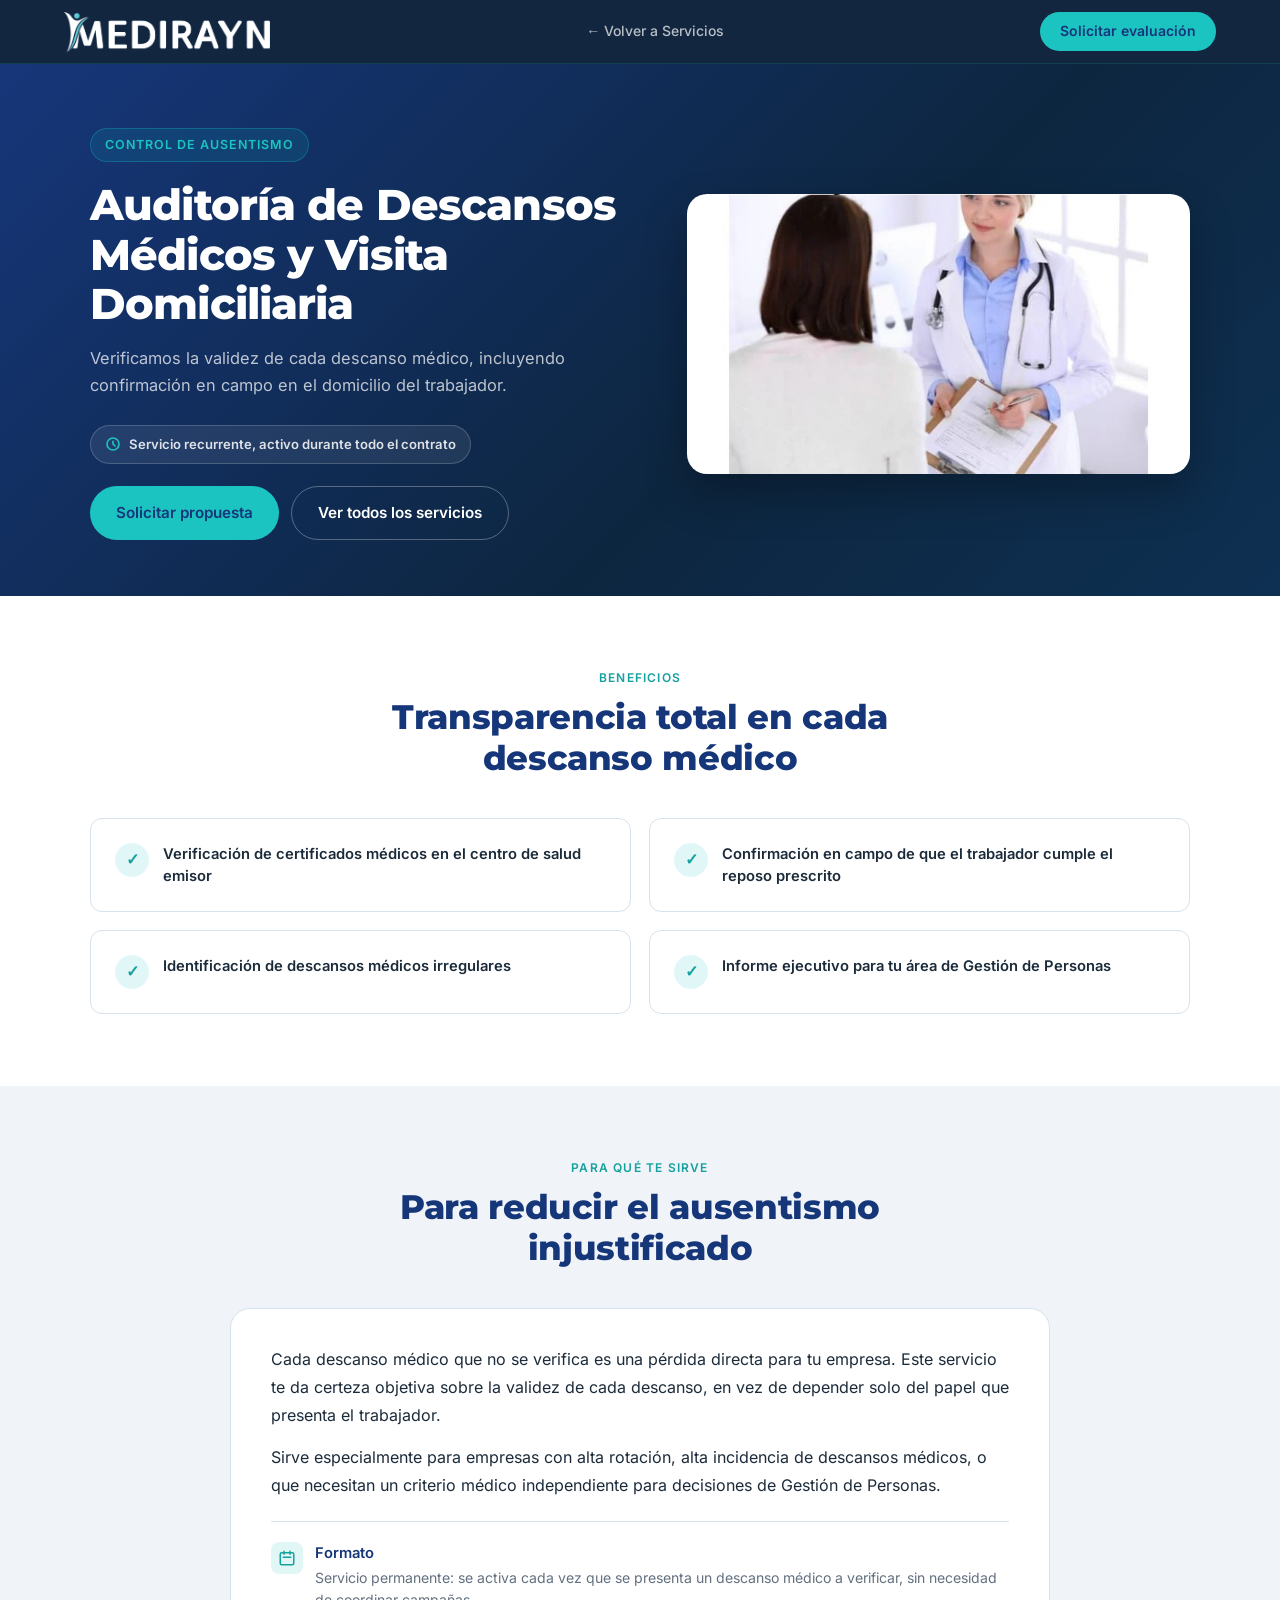
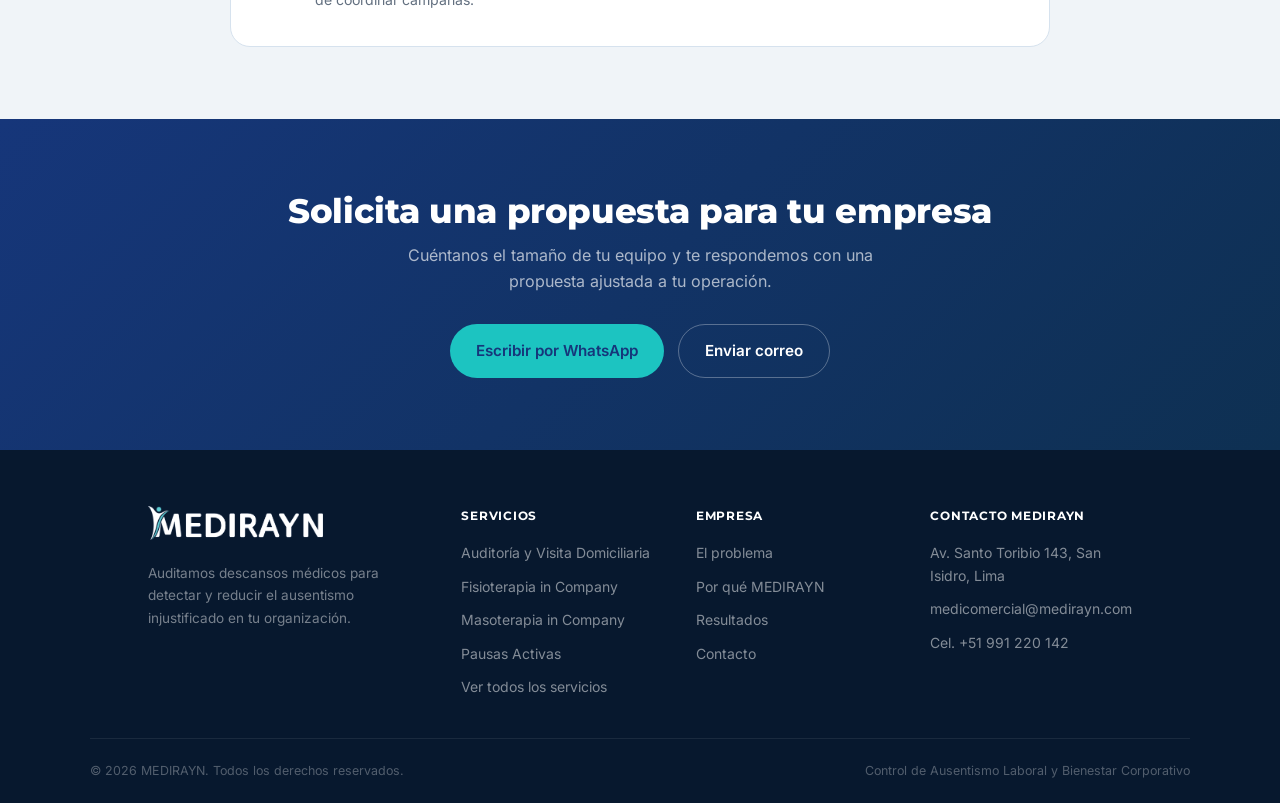
<file: servicios/auditoria-visita-domiciliaria.html>
<!DOCTYPE html>
<html lang="es">
<head>
<meta charset="UTF-8">
<meta name="viewport" content="width=device-width, initial-scale=1.0">
<meta name="description" content="Verificamos la validez de cada descanso médico, incluyendo confirmación en campo en el domicilio del trabajador.">
<title>Auditoría de Descansos Médicos y Visita Domiciliaria | MEDIRAYN</title>
<link rel="stylesheet" href="../assets/fonts/fonts.css">
<style>
  *,*::before,*::after{margin:0;padding:0;box-sizing:border-box;}
  :root{
    --navy:#16367A; --navy-mid:#3F5A91; --teal:#1CC4C1; --teal-dim:#16A09E;
    --slate:#4A6278; --light:#F0F4F8; --white:#FFFFFF; --text:#1C2B3A;
    --muted:#637080; --border:#D6E2EE;
    --font-display:'Montserrat',sans-serif; --font-body:'Inter',sans-serif;
    --radius:12px; --radius-lg:20px;
  }
  html{scroll-behavior:smooth;}
  body{font-family:var(--font-body);color:var(--text);background:var(--white);line-height:1.6;-webkit-font-smoothing:antialiased;}
  a{color:inherit;}
  .container{max-width:1100px;margin:0 auto;padding:0 5%;}

  nav{position:sticky;top:0;z-index:100;background:rgba(11,31,58,0.97);backdrop-filter:blur(8px);
    border-bottom:1px solid rgba(10,191,184,0.15);padding:0 5%;display:flex;align-items:center;
    justify-content:space-between;height:64px;}
  .nav-logo{display:flex;align-items:center;gap:10px;font-family:var(--font-display);font-size:1.35rem;font-weight:800;color:var(--white);text-decoration:none;}
  .nav-logo-icon{height:40px;width:auto;display:block;}
  .nav-back{color:rgba(255,255,255,0.7);text-decoration:none;font-size:0.875rem;font-weight:500;}
  .nav-back:hover{color:var(--teal);}
  .nav-cta{background:var(--teal);color:var(--navy);padding:0.5rem 1.25rem;border-radius:100px;
    font-weight:700;font-size:0.875rem;text-decoration:none;white-space:nowrap;}
  .nav-cta:hover{background:var(--teal-dim);}

  .hero{background:linear-gradient(135deg,var(--navy) 0%,#0d2640 60%,#0e3052 100%);padding:64px 5% 0;}
  .hero-grid{max-width:1100px;margin:0 auto;display:grid;grid-template-columns:1.1fr 1fr;gap:44px;
    align-items:center;padding-bottom:56px;}
  .eyebrow{display:inline-block;background:rgba(10,191,184,0.12);border:1px solid rgba(10,191,184,0.3);
    color:var(--teal);font-size:0.78rem;font-weight:700;letter-spacing:0.08em;text-transform:uppercase;
    padding:6px 14px;border-radius:100px;margin-bottom:18px;}
  .format-badge{display:inline-flex;align-items:center;gap:8px;background:rgba(255,255,255,0.08);
    border:1px solid rgba(255,255,255,0.18);color:rgba(255,255,255,0.85);font-size:0.82rem;font-weight:600;
    padding:8px 14px;border-radius:100px;margin-bottom:22px;}
  .format-badge svg{color:var(--teal);flex-shrink:0;}
  .hero h1{font-family:var(--font-display);font-size:clamp(2rem,4vw,2.7rem);font-weight:800;color:var(--white);
    line-height:1.15;letter-spacing:-0.02em;margin-bottom:16px;}
  .hero p.lead{font-size:1.02rem;color:rgba(255,255,255,0.72);margin-bottom:26px;line-height:1.65;}
  .hero-photo{width:100%;height:280px;object-fit:cover;border-radius:var(--radius-lg);
    box-shadow:0 20px 44px rgba(0,0,0,0.28);}
  .btn-primary{display:inline-flex;align-items:center;gap:8px;background:var(--teal);color:var(--navy);
    border:none;padding:14px 26px;border-radius:100px;font-family:var(--font-body);font-size:0.95rem;
    font-weight:700;cursor:pointer;text-decoration:none;transition:background .2s, transform .15s;}
  .btn-primary:hover{background:var(--teal-dim);transform:translateY(-2px);}
  .btn-outline{display:inline-flex;align-items:center;gap:8px;background:transparent;color:var(--white);
    border:1.5px solid rgba(255,255,255,0.3);padding:14px 26px;border-radius:100px;font-family:var(--font-body);
    font-size:0.95rem;font-weight:600;text-decoration:none;}
  .btn-outline:hover{border-color:var(--teal);background:rgba(10,191,184,0.08);}
  .hero-actions{display:flex;gap:12px;flex-wrap:wrap;}

  section{padding:72px 5%;}
  .section-head{max-width:640px;margin:0 auto 40px;text-align:center;}
  .section-label{font-size:0.75rem;font-weight:700;letter-spacing:0.1em;text-transform:uppercase;
    color:var(--teal-dim);margin-bottom:10px;display:block;}
  .section-title{font-family:var(--font-display);font-size:clamp(1.6rem,3vw,2.1rem);font-weight:800;
    color:var(--navy);line-height:1.2;letter-spacing:-0.01em;}

  .benefits-grid{max-width:1100px;margin:0 auto;display:grid;grid-template-columns:repeat(2,1fr);gap:18px;}
  .benefit-card{background:var(--white);border:1px solid var(--border);border-radius:var(--radius);
    padding:24px;display:flex;gap:14px;align-items:flex-start;}
  .benefit-icon{width:34px;height:34px;border-radius:50%;background:rgba(10,191,184,0.12);color:var(--teal-dim);
    display:flex;align-items:center;justify-content:center;flex-shrink:0;font-weight:800;}
  .benefit-card p{font-size:0.92rem;color:var(--text);font-weight:600;line-height:1.5;}

  .purpose{background:var(--light);}
  .purpose-inner{max-width:820px;margin:0 auto;background:var(--white);border:1px solid var(--border);
    border-radius:var(--radius-lg);padding:36px 40px;}
  .purpose-inner p{font-size:1rem;color:var(--text);line-height:1.75;}
  .purpose-inner p+p{margin-top:14px;}
  .purpose-format{margin-top:22px;padding-top:20px;border-top:1px solid var(--border);
    display:flex;gap:12px;align-items:flex-start;}
  .purpose-format .fmt-icon{width:32px;height:32px;border-radius:8px;background:rgba(10,191,184,0.12);
    color:var(--teal-dim);display:flex;align-items:center;justify-content:center;flex-shrink:0;}
  .purpose-format div p{font-size:0.88rem;color:var(--muted);margin:0;line-height:1.5;}
  .purpose-format strong{display:block;color:var(--navy);font-size:0.92rem;font-weight:700;margin-bottom:2px;}

  .cta-final{background:linear-gradient(135deg,var(--navy) 0%,#0e3052 100%);text-align:center;}
  .cta-final .section-title{color:var(--white);}
  .cta-final p{color:rgba(255,255,255,0.65);max-width:480px;margin:12px auto 30px;}
  .cta-buttons{display:flex;gap:14px;justify-content:center;flex-wrap:wrap;}

  .site-footer{background:#07182e;padding:56px 5% 0;}
  .footer-grid{display:grid;grid-template-columns:1.4fr 1fr 1fr 1fr;gap:36px;padding-bottom:40px;}
  .footer-logo{height:34px;width:auto;margin-bottom:14px;}
  .footer-brand p{color:rgba(255,255,255,0.45);font-size:0.85rem;line-height:1.65;max-width:260px;}
  .footer-col h4{font-family:var(--font-display);font-size:0.78rem;font-weight:700;letter-spacing:0.06em;text-transform:uppercase;color:var(--white);margin-bottom:16px;}
  .footer-col ul{list-style:none;display:grid;gap:11px;}
  .footer-col a,.footer-col li{color:rgba(255,255,255,0.5);text-decoration:none;font-size:0.875rem;}
  .footer-col a:hover{color:var(--teal);}
  .footer-bottom{display:flex;justify-content:space-between;align-items:center;flex-wrap:wrap;gap:10px;padding:22px 0;border-top:1px solid rgba(255,255,255,0.08);color:rgba(255,255,255,0.3);font-size:0.78rem;}
  @media(max-width:860px){.footer-grid{grid-template-columns:1fr 1fr;}.footer-brand{grid-column:span 2;}}

  @media(max-width:860px){
    .hero-grid{grid-template-columns:1fr;}
    .hero-photo{height:220px;order:-1;}
    .benefits-grid{grid-template-columns:1fr;}
    .purpose-inner{padding:26px 22px;}
    .nav-back{display:none;}
  }
</style>
</head>
<body>

<nav>
  <a href="../index.html" class="nav-logo"><img src="../assets/img/logo/medirayn-logo-horizontal-white.png" class="nav-logo-icon" alt="MEDIRAYN"></a>
  <a href="../index.html#solucion" class="nav-back">← Volver a Servicios</a>
  <a href="#contacto" class="nav-cta">Solicitar evaluación</a>
</nav>

<section class="hero">
  <div class="hero-grid">
    <div>
      <div class="eyebrow">Control de Ausentismo</div>
      <h1>Auditoría de Descansos Médicos y Visita Domiciliaria</h1>
      <p class="lead">Verificamos la validez de cada descanso médico, incluyendo confirmación en campo en el domicilio del trabajador.</p>
      <div class="format-badge">
        <svg width="16" height="16" fill="none" viewBox="0 0 24 24" stroke="currentColor" stroke-width="2.5"><path stroke-linecap="round" stroke-linejoin="round" d="M12 8v4l3 3m6-3a9 9 0 11-18 0 9 9 0 0118 0z"/></svg>
        Servicio recurrente, activo durante todo el contrato
      </div>
      <div class="hero-actions">
        <a href="#contacto" class="btn-primary">Solicitar propuesta</a>
        <a href="../index.html#solucion" class="btn-outline">Ver todos los servicios</a>
      </div>
    </div>
    <img class="hero-photo" src="../assets/img/servicios/auditoria-visita-domiciliaria.jpg" alt="Auditoría de Descansos Médicos y Visita Domiciliaria">
  </div>
</section>

<section>
  <div class="section-head">
    <span class="section-label">Beneficios</span>
    <h2 class="section-title">Transparencia total en cada descanso médico</h2>
  </div>
  <div class="benefits-grid">
    <div class="benefit-card">
      <div class="benefit-icon">✓</div>
      <p>Verificación de certificados médicos en el centro de salud emisor</p>
    </div>
    <div class="benefit-card">
      <div class="benefit-icon">✓</div>
      <p>Confirmación en campo de que el trabajador cumple el reposo prescrito</p>
    </div>
    <div class="benefit-card">
      <div class="benefit-icon">✓</div>
      <p>Identificación de descansos médicos irregulares</p>
    </div>
    <div class="benefit-card">
      <div class="benefit-icon">✓</div>
      <p>Informe ejecutivo para tu área de Gestión de Personas</p>
    </div>
  </div>
</section>

<section class="purpose">
  <div class="section-head">
    <span class="section-label">Para qué te sirve</span>
    <h2 class="section-title">Para reducir el ausentismo injustificado</h2>
  </div>
  <div class="purpose-inner">
    <p>Cada descanso médico que no se verifica es una pérdida directa para tu empresa. Este servicio te da certeza objetiva sobre la validez de cada descanso, en vez de depender solo del papel que presenta el trabajador.</p>
    <p>Sirve especialmente para empresas con alta rotación, alta incidencia de descansos médicos, o que necesitan un criterio médico independiente para decisiones de Gestión de Personas.</p>
    <div class="purpose-format">
      <div class="fmt-icon">
        <svg width="18" height="18" fill="none" viewBox="0 0 24 24" stroke="currentColor" stroke-width="2"><path stroke-linecap="round" stroke-linejoin="round" d="M8 7V3m8 4V3m-9 8h10M5 21h14a2 2 0 002-2V7a2 2 0 00-2-2H5a2 2 0 00-2 2v12a2 2 0 002 2z"/></svg>
      </div>
      <div>
        <strong>Formato</strong>
        <p>Servicio permanente: se activa cada vez que se presenta un descanso médico a verificar, sin necesidad de coordinar campañas.</p>
      </div>
    </div>
  </div>
</section>

<section id="contacto" class="cta-final">
  <div class="container">
    <h2 class="section-title">Solicita una propuesta para tu empresa</h2>
    <p>Cuéntanos el tamaño de tu equipo y te respondemos con una propuesta ajustada a tu operación.</p>
    <div class="cta-buttons">
      <a href="https://wa.me/51991220142?text=Hola%2C%20quiero%20una%20propuesta%20de%20auditor%C3%ADa%20de%20descansos%20m%C3%A9dicos%20para%20mi%20empresa" class="btn-primary" target="_blank">Escribir por WhatsApp</a>
      <a href="mailto:medicomercial@medirayn.com?subject=Propuesta%20Auditor%C3%ADa%20de%20Descansos%20M%C3%A9dicos" class="btn-outline">Enviar correo</a>
    </div>
  </div>
</section>

<footer class="site-footer">
  <div class="container footer-grid">
    <div class="footer-brand">
      <img class="footer-logo" src="../assets/img/logo/medirayn-logo-horizontal-white.png" alt="MEDIRAYN">
      <p>Auditamos descansos médicos para detectar y reducir el ausentismo injustificado en tu organización.</p>
    </div>
    <div class="footer-col">
      <h4>Servicios</h4>
      <ul>
        <li><a href="auditoria-visita-domiciliaria.html">Auditoría y Visita Domiciliaria</a></li>
        <li><a href="fisioterapia-in-company.html">Fisioterapia in Company</a></li>
        <li><a href="masoterapia-in-company.html">Masoterapia in Company</a></li>
        <li><a href="pausas-activas.html">Pausas Activas</a></li>
        <li><a href="../index.html#solucion">Ver todos los servicios</a></li>
      </ul>
    </div>
    <div class="footer-col">
      <h4>Empresa</h4>
      <ul>
        <li><a href="../index.html#problema">El problema</a></li>
        <li><a href="../index.html#porque">Por qué MEDIRAYN</a></li>
        <li><a href="../index.html#resultados">Resultados</a></li>
        <li><a href="../index.html#contacto">Contacto</a></li>
      </ul>
    </div>
    <div class="footer-col">
      <h4>Contacto MEDIRAYN</h4>
      <ul>
        <li>Av. Santo Toribio 143, San Isidro, Lima</li>
        <li><a href="mailto:medicomercial@medirayn.com">medicomercial@medirayn.com</a></li>
        <li><a href="tel:+51991220142">Cel. +51 991 220 142</a></li>
      </ul>
    </div>
  </div>
  <div class="container footer-bottom">
    <span>© 2026 MEDIRAYN. Todos los derechos reservados.</span>
    <span>Control de Ausentismo Laboral y Bienestar Corporativo</span>
  </div>
</footer>

</body>
</html>
</file>
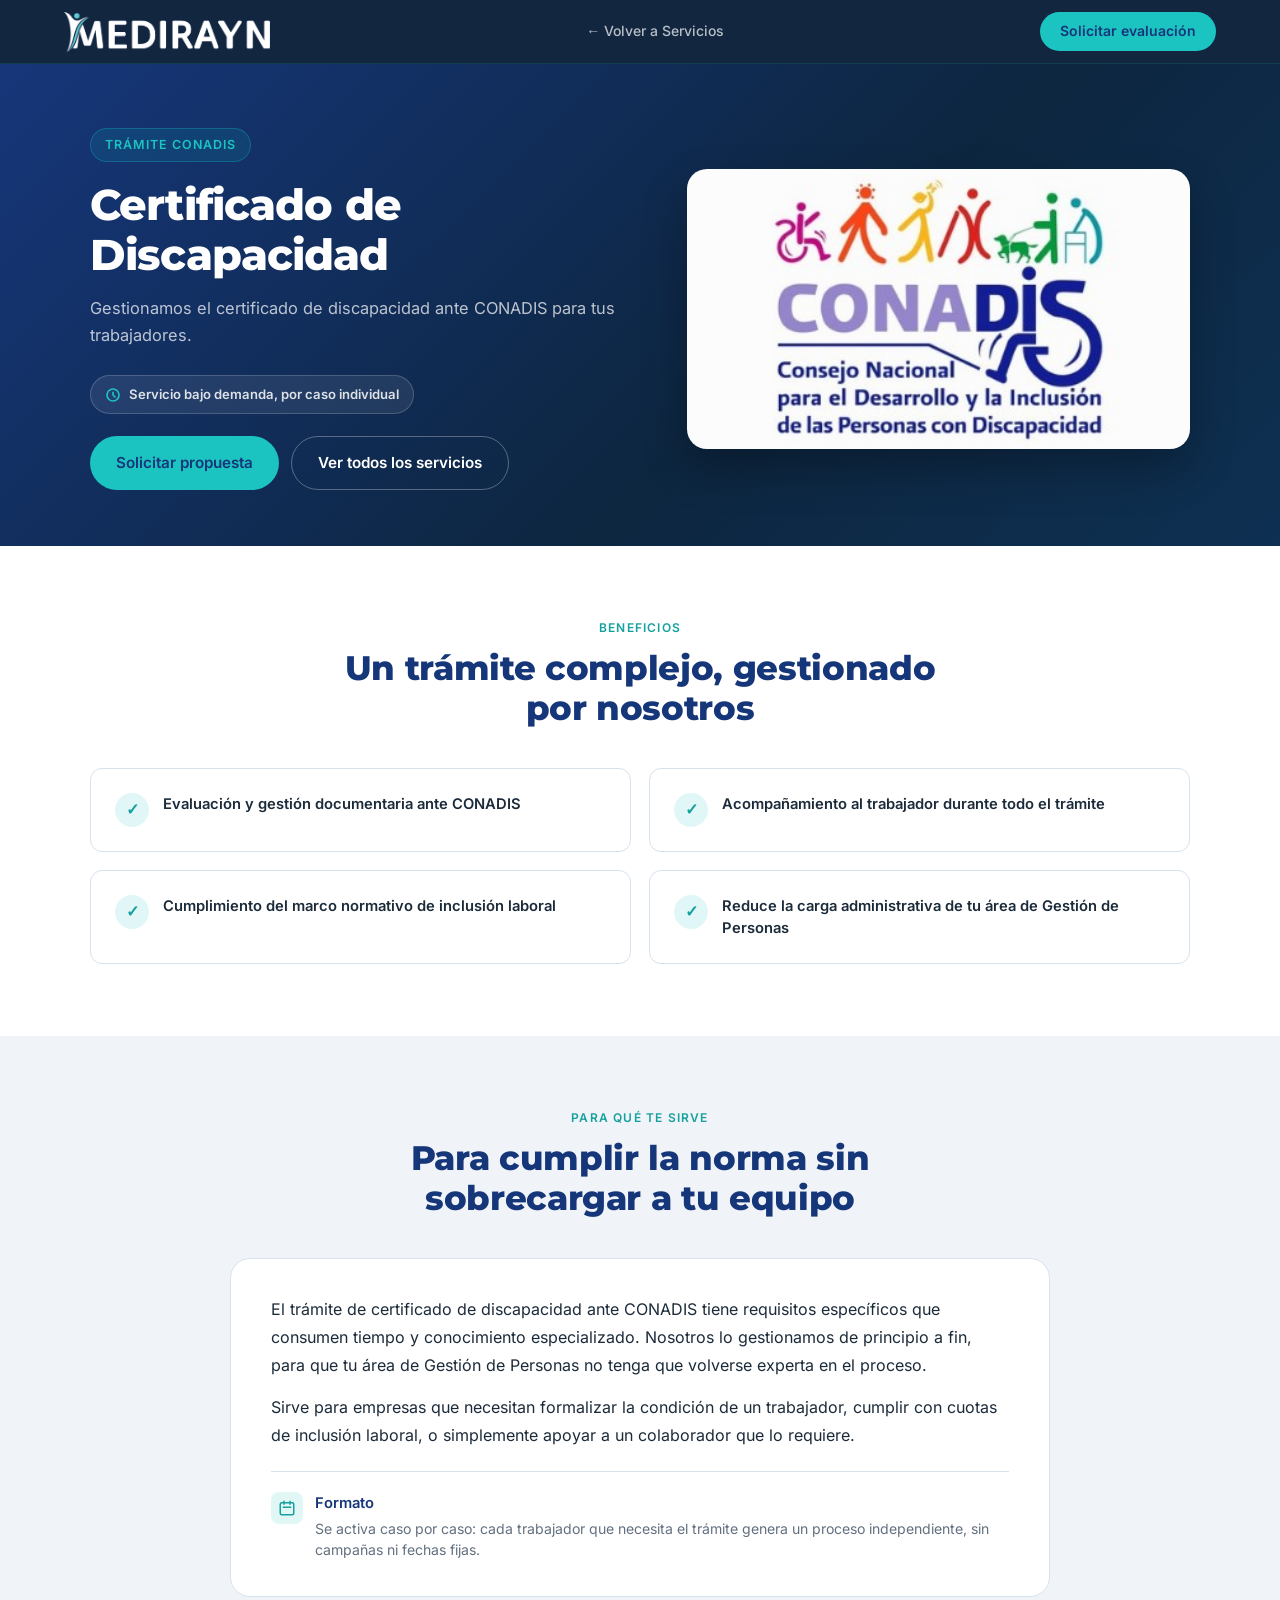
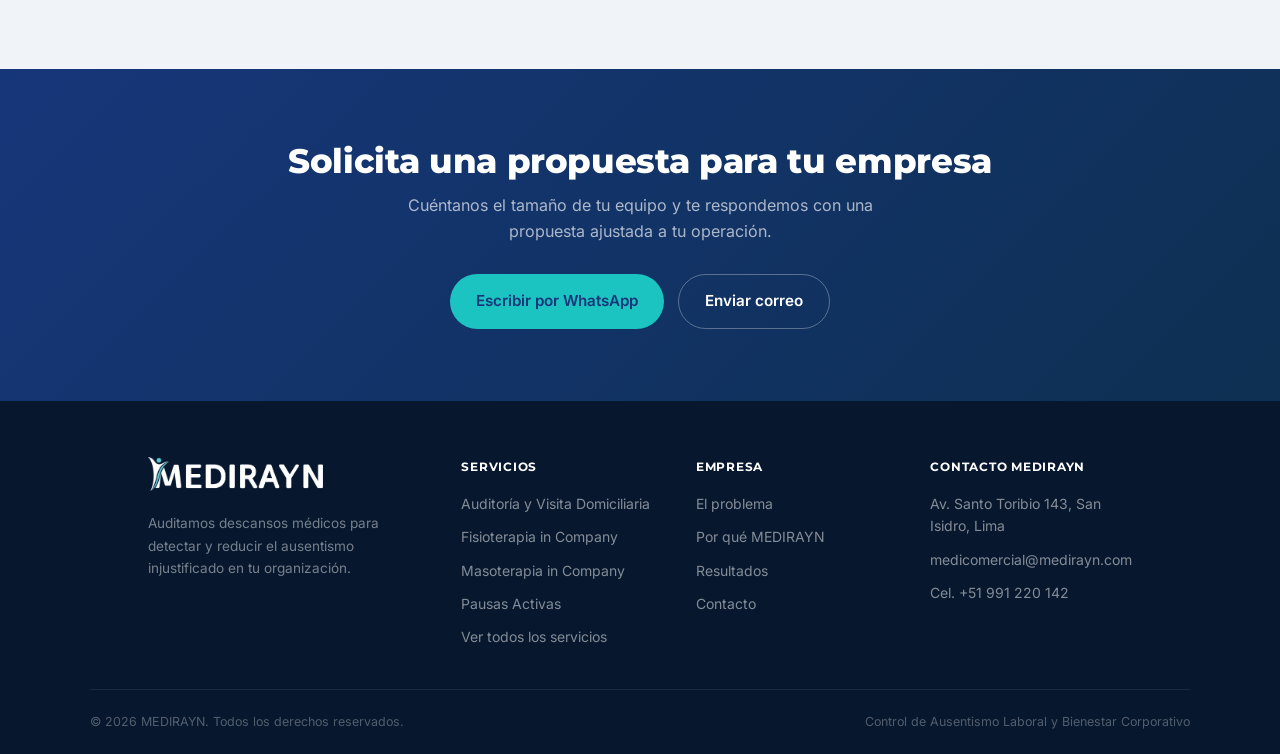
<file: servicios/certificado-discapacidad.html>
<!DOCTYPE html>
<html lang="es">
<head>
<meta charset="UTF-8">
<meta name="viewport" content="width=device-width, initial-scale=1.0">
<meta name="description" content="Gestionamos el certificado de discapacidad ante CONADIS para tus trabajadores.">
<title>Certificado de Discapacidad | MEDIRAYN</title>
<link rel="stylesheet" href="../assets/fonts/fonts.css">
<style>
  *,*::before,*::after{margin:0;padding:0;box-sizing:border-box;}
  :root{
    --navy:#16367A; --navy-mid:#3F5A91; --teal:#1CC4C1; --teal-dim:#16A09E;
    --slate:#4A6278; --light:#F0F4F8; --white:#FFFFFF; --text:#1C2B3A;
    --muted:#637080; --border:#D6E2EE;
    --font-display:'Montserrat',sans-serif; --font-body:'Inter',sans-serif;
    --radius:12px; --radius-lg:20px;
  }
  html{scroll-behavior:smooth;}
  body{font-family:var(--font-body);color:var(--text);background:var(--white);line-height:1.6;-webkit-font-smoothing:antialiased;}
  a{color:inherit;}
  .container{max-width:1100px;margin:0 auto;padding:0 5%;}

  nav{position:sticky;top:0;z-index:100;background:rgba(11,31,58,0.97);backdrop-filter:blur(8px);
    border-bottom:1px solid rgba(10,191,184,0.15);padding:0 5%;display:flex;align-items:center;
    justify-content:space-between;height:64px;}
  .nav-logo{display:flex;align-items:center;gap:10px;font-family:var(--font-display);font-size:1.35rem;font-weight:800;color:var(--white);text-decoration:none;}
  .nav-logo-icon{height:40px;width:auto;display:block;}
  .nav-back{color:rgba(255,255,255,0.7);text-decoration:none;font-size:0.875rem;font-weight:500;}
  .nav-back:hover{color:var(--teal);}
  .nav-cta{background:var(--teal);color:var(--navy);padding:0.5rem 1.25rem;border-radius:100px;
    font-weight:700;font-size:0.875rem;text-decoration:none;white-space:nowrap;}
  .nav-cta:hover{background:var(--teal-dim);}

  .hero{background:linear-gradient(135deg,var(--navy) 0%,#0d2640 60%,#0e3052 100%);padding:64px 5% 0;}
  .hero-grid{max-width:1100px;margin:0 auto;display:grid;grid-template-columns:1.1fr 1fr;gap:44px;
    align-items:center;padding-bottom:56px;}
  .eyebrow{display:inline-block;background:rgba(10,191,184,0.12);border:1px solid rgba(10,191,184,0.3);
    color:var(--teal);font-size:0.78rem;font-weight:700;letter-spacing:0.08em;text-transform:uppercase;
    padding:6px 14px;border-radius:100px;margin-bottom:18px;}
  .format-badge{display:inline-flex;align-items:center;gap:8px;background:rgba(255,255,255,0.08);
    border:1px solid rgba(255,255,255,0.18);color:rgba(255,255,255,0.85);font-size:0.82rem;font-weight:600;
    padding:8px 14px;border-radius:100px;margin-bottom:22px;}
  .format-badge svg{color:var(--teal);flex-shrink:0;}
  .hero h1{font-family:var(--font-display);font-size:clamp(2rem,4vw,2.7rem);font-weight:800;color:var(--white);
    line-height:1.15;letter-spacing:-0.02em;margin-bottom:16px;}
  .hero p.lead{font-size:1.02rem;color:rgba(255,255,255,0.72);margin-bottom:26px;line-height:1.65;}
  .hero-photo{width:100%;height:280px;object-fit:cover;border-radius:var(--radius-lg);
    box-shadow:0 20px 44px rgba(0,0,0,0.28);}
  .btn-primary{display:inline-flex;align-items:center;gap:8px;background:var(--teal);color:var(--navy);
    border:none;padding:14px 26px;border-radius:100px;font-family:var(--font-body);font-size:0.95rem;
    font-weight:700;cursor:pointer;text-decoration:none;transition:background .2s, transform .15s;}
  .btn-primary:hover{background:var(--teal-dim);transform:translateY(-2px);}
  .btn-outline{display:inline-flex;align-items:center;gap:8px;background:transparent;color:var(--white);
    border:1.5px solid rgba(255,255,255,0.3);padding:14px 26px;border-radius:100px;font-family:var(--font-body);
    font-size:0.95rem;font-weight:600;text-decoration:none;}
  .btn-outline:hover{border-color:var(--teal);background:rgba(10,191,184,0.08);}
  .hero-actions{display:flex;gap:12px;flex-wrap:wrap;}

  section{padding:72px 5%;}
  .section-head{max-width:640px;margin:0 auto 40px;text-align:center;}
  .section-label{font-size:0.75rem;font-weight:700;letter-spacing:0.1em;text-transform:uppercase;
    color:var(--teal-dim);margin-bottom:10px;display:block;}
  .section-title{font-family:var(--font-display);font-size:clamp(1.6rem,3vw,2.1rem);font-weight:800;
    color:var(--navy);line-height:1.2;letter-spacing:-0.01em;}

  .benefits-grid{max-width:1100px;margin:0 auto;display:grid;grid-template-columns:repeat(2,1fr);gap:18px;}
  .benefit-card{background:var(--white);border:1px solid var(--border);border-radius:var(--radius);
    padding:24px;display:flex;gap:14px;align-items:flex-start;}
  .benefit-icon{width:34px;height:34px;border-radius:50%;background:rgba(10,191,184,0.12);color:var(--teal-dim);
    display:flex;align-items:center;justify-content:center;flex-shrink:0;font-weight:800;}
  .benefit-card p{font-size:0.92rem;color:var(--text);font-weight:600;line-height:1.5;}

  .purpose{background:var(--light);}
  .purpose-inner{max-width:820px;margin:0 auto;background:var(--white);border:1px solid var(--border);
    border-radius:var(--radius-lg);padding:36px 40px;}
  .purpose-inner p{font-size:1rem;color:var(--text);line-height:1.75;}
  .purpose-inner p+p{margin-top:14px;}
  .purpose-format{margin-top:22px;padding-top:20px;border-top:1px solid var(--border);
    display:flex;gap:12px;align-items:flex-start;}
  .purpose-format .fmt-icon{width:32px;height:32px;border-radius:8px;background:rgba(10,191,184,0.12);
    color:var(--teal-dim);display:flex;align-items:center;justify-content:center;flex-shrink:0;}
  .purpose-format div p{font-size:0.88rem;color:var(--muted);margin:0;line-height:1.5;}
  .purpose-format strong{display:block;color:var(--navy);font-size:0.92rem;font-weight:700;margin-bottom:2px;}

  .cta-final{background:linear-gradient(135deg,var(--navy) 0%,#0e3052 100%);text-align:center;}
  .cta-final .section-title{color:var(--white);}
  .cta-final p{color:rgba(255,255,255,0.65);max-width:480px;margin:12px auto 30px;}
  .cta-buttons{display:flex;gap:14px;justify-content:center;flex-wrap:wrap;}

  .site-footer{background:#07182e;padding:56px 5% 0;}
  .footer-grid{display:grid;grid-template-columns:1.4fr 1fr 1fr 1fr;gap:36px;padding-bottom:40px;}
  .footer-logo{height:34px;width:auto;margin-bottom:14px;}
  .footer-brand p{color:rgba(255,255,255,0.45);font-size:0.85rem;line-height:1.65;max-width:260px;}
  .footer-col h4{font-family:var(--font-display);font-size:0.78rem;font-weight:700;letter-spacing:0.06em;text-transform:uppercase;color:var(--white);margin-bottom:16px;}
  .footer-col ul{list-style:none;display:grid;gap:11px;}
  .footer-col a,.footer-col li{color:rgba(255,255,255,0.5);text-decoration:none;font-size:0.875rem;}
  .footer-col a:hover{color:var(--teal);}
  .footer-bottom{display:flex;justify-content:space-between;align-items:center;flex-wrap:wrap;gap:10px;padding:22px 0;border-top:1px solid rgba(255,255,255,0.08);color:rgba(255,255,255,0.3);font-size:0.78rem;}
  @media(max-width:860px){.footer-grid{grid-template-columns:1fr 1fr;}.footer-brand{grid-column:span 2;}}

  @media(max-width:860px){
    .hero-grid{grid-template-columns:1fr;}
    .hero-photo{height:220px;order:-1;}
    .benefits-grid{grid-template-columns:1fr;}
    .purpose-inner{padding:26px 22px;}
    .nav-back{display:none;}
  }
</style>
</head>
<body>

<nav>
  <a href="../index.html" class="nav-logo"><img src="../assets/img/logo/medirayn-logo-horizontal-white.png" class="nav-logo-icon" alt="MEDIRAYN"></a>
  <a href="../index.html#solucion" class="nav-back">← Volver a Servicios</a>
  <a href="#contacto" class="nav-cta">Solicitar evaluación</a>
</nav>

<section class="hero">
  <div class="hero-grid">
    <div>
      <div class="eyebrow">Trámite CONADIS</div>
      <h1>Certificado de Discapacidad</h1>
      <p class="lead">Gestionamos el certificado de discapacidad ante CONADIS para tus trabajadores.</p>
      <div class="format-badge">
        <svg width="16" height="16" fill="none" viewBox="0 0 24 24" stroke="currentColor" stroke-width="2.5"><path stroke-linecap="round" stroke-linejoin="round" d="M12 8v4l3 3m6-3a9 9 0 11-18 0 9 9 0 0118 0z"/></svg>
        Servicio bajo demanda, por caso individual
      </div>
      <div class="hero-actions">
        <a href="#contacto" class="btn-primary">Solicitar propuesta</a>
        <a href="../index.html#solucion" class="btn-outline">Ver todos los servicios</a>
      </div>
    </div>
    <img class="hero-photo" src="../assets/img/servicios/certificado-discapacidad.jpg" alt="Certificado de Discapacidad">
  </div>
</section>

<section>
  <div class="section-head">
    <span class="section-label">Beneficios</span>
    <h2 class="section-title">Un trámite complejo, gestionado por nosotros</h2>
  </div>
  <div class="benefits-grid">
    <div class="benefit-card">
      <div class="benefit-icon">✓</div>
      <p>Evaluación y gestión documentaria ante CONADIS</p>
    </div>
    <div class="benefit-card">
      <div class="benefit-icon">✓</div>
      <p>Acompañamiento al trabajador durante todo el trámite</p>
    </div>
    <div class="benefit-card">
      <div class="benefit-icon">✓</div>
      <p>Cumplimiento del marco normativo de inclusión laboral</p>
    </div>
    <div class="benefit-card">
      <div class="benefit-icon">✓</div>
      <p>Reduce la carga administrativa de tu área de Gestión de Personas</p>
    </div>
  </div>
</section>

<section class="purpose">
  <div class="section-head">
    <span class="section-label">Para qué te sirve</span>
    <h2 class="section-title">Para cumplir la norma sin sobrecargar a tu equipo</h2>
  </div>
  <div class="purpose-inner">
    <p>El trámite de certificado de discapacidad ante CONADIS tiene requisitos específicos que consumen tiempo y conocimiento especializado. Nosotros lo gestionamos de principio a fin, para que tu área de Gestión de Personas no tenga que volverse experta en el proceso.</p>
    <p>Sirve para empresas que necesitan formalizar la condición de un trabajador, cumplir con cuotas de inclusión laboral, o simplemente apoyar a un colaborador que lo requiere.</p>
    <div class="purpose-format">
      <div class="fmt-icon">
        <svg width="18" height="18" fill="none" viewBox="0 0 24 24" stroke="currentColor" stroke-width="2"><path stroke-linecap="round" stroke-linejoin="round" d="M8 7V3m8 4V3m-9 8h10M5 21h14a2 2 0 002-2V7a2 2 0 00-2-2H5a2 2 0 00-2 2v12a2 2 0 002 2z"/></svg>
      </div>
      <div>
        <strong>Formato</strong>
        <p>Se activa caso por caso: cada trabajador que necesita el trámite genera un proceso independiente, sin campañas ni fechas fijas.</p>
      </div>
    </div>
  </div>
</section>

<section id="contacto" class="cta-final">
  <div class="container">
    <h2 class="section-title">Solicita una propuesta para tu empresa</h2>
    <p>Cuéntanos el tamaño de tu equipo y te respondemos con una propuesta ajustada a tu operación.</p>
    <div class="cta-buttons">
      <a href="https://wa.me/51991220142?text=Hola%2C%20quiero%20una%20propuesta%20de%20el%20tr%C3%A1mite%20de%20certificado%20de%20discapacidad%20para%20mi%20empresa" class="btn-primary" target="_blank">Escribir por WhatsApp</a>
      <a href="mailto:medicomercial@medirayn.com?subject=Propuesta%20Certificado%20de%20Discapacidad" class="btn-outline">Enviar correo</a>
    </div>
  </div>
</section>

<footer class="site-footer">
  <div class="container footer-grid">
    <div class="footer-brand">
      <img class="footer-logo" src="../assets/img/logo/medirayn-logo-horizontal-white.png" alt="MEDIRAYN">
      <p>Auditamos descansos médicos para detectar y reducir el ausentismo injustificado en tu organización.</p>
    </div>
    <div class="footer-col">
      <h4>Servicios</h4>
      <ul>
        <li><a href="auditoria-visita-domiciliaria.html">Auditoría y Visita Domiciliaria</a></li>
        <li><a href="fisioterapia-in-company.html">Fisioterapia in Company</a></li>
        <li><a href="masoterapia-in-company.html">Masoterapia in Company</a></li>
        <li><a href="pausas-activas.html">Pausas Activas</a></li>
        <li><a href="../index.html#solucion">Ver todos los servicios</a></li>
      </ul>
    </div>
    <div class="footer-col">
      <h4>Empresa</h4>
      <ul>
        <li><a href="../index.html#problema">El problema</a></li>
        <li><a href="../index.html#porque">Por qué MEDIRAYN</a></li>
        <li><a href="../index.html#resultados">Resultados</a></li>
        <li><a href="../index.html#contacto">Contacto</a></li>
      </ul>
    </div>
    <div class="footer-col">
      <h4>Contacto MEDIRAYN</h4>
      <ul>
        <li>Av. Santo Toribio 143, San Isidro, Lima</li>
        <li><a href="mailto:medicomercial@medirayn.com">medicomercial@medirayn.com</a></li>
        <li><a href="tel:+51991220142">Cel. +51 991 220 142</a></li>
      </ul>
    </div>
  </div>
  <div class="container footer-bottom">
    <span>© 2026 MEDIRAYN. Todos los derechos reservados.</span>
    <span>Control de Ausentismo Laboral y Bienestar Corporativo</span>
  </div>
</footer>

</body>
</html>
</file>
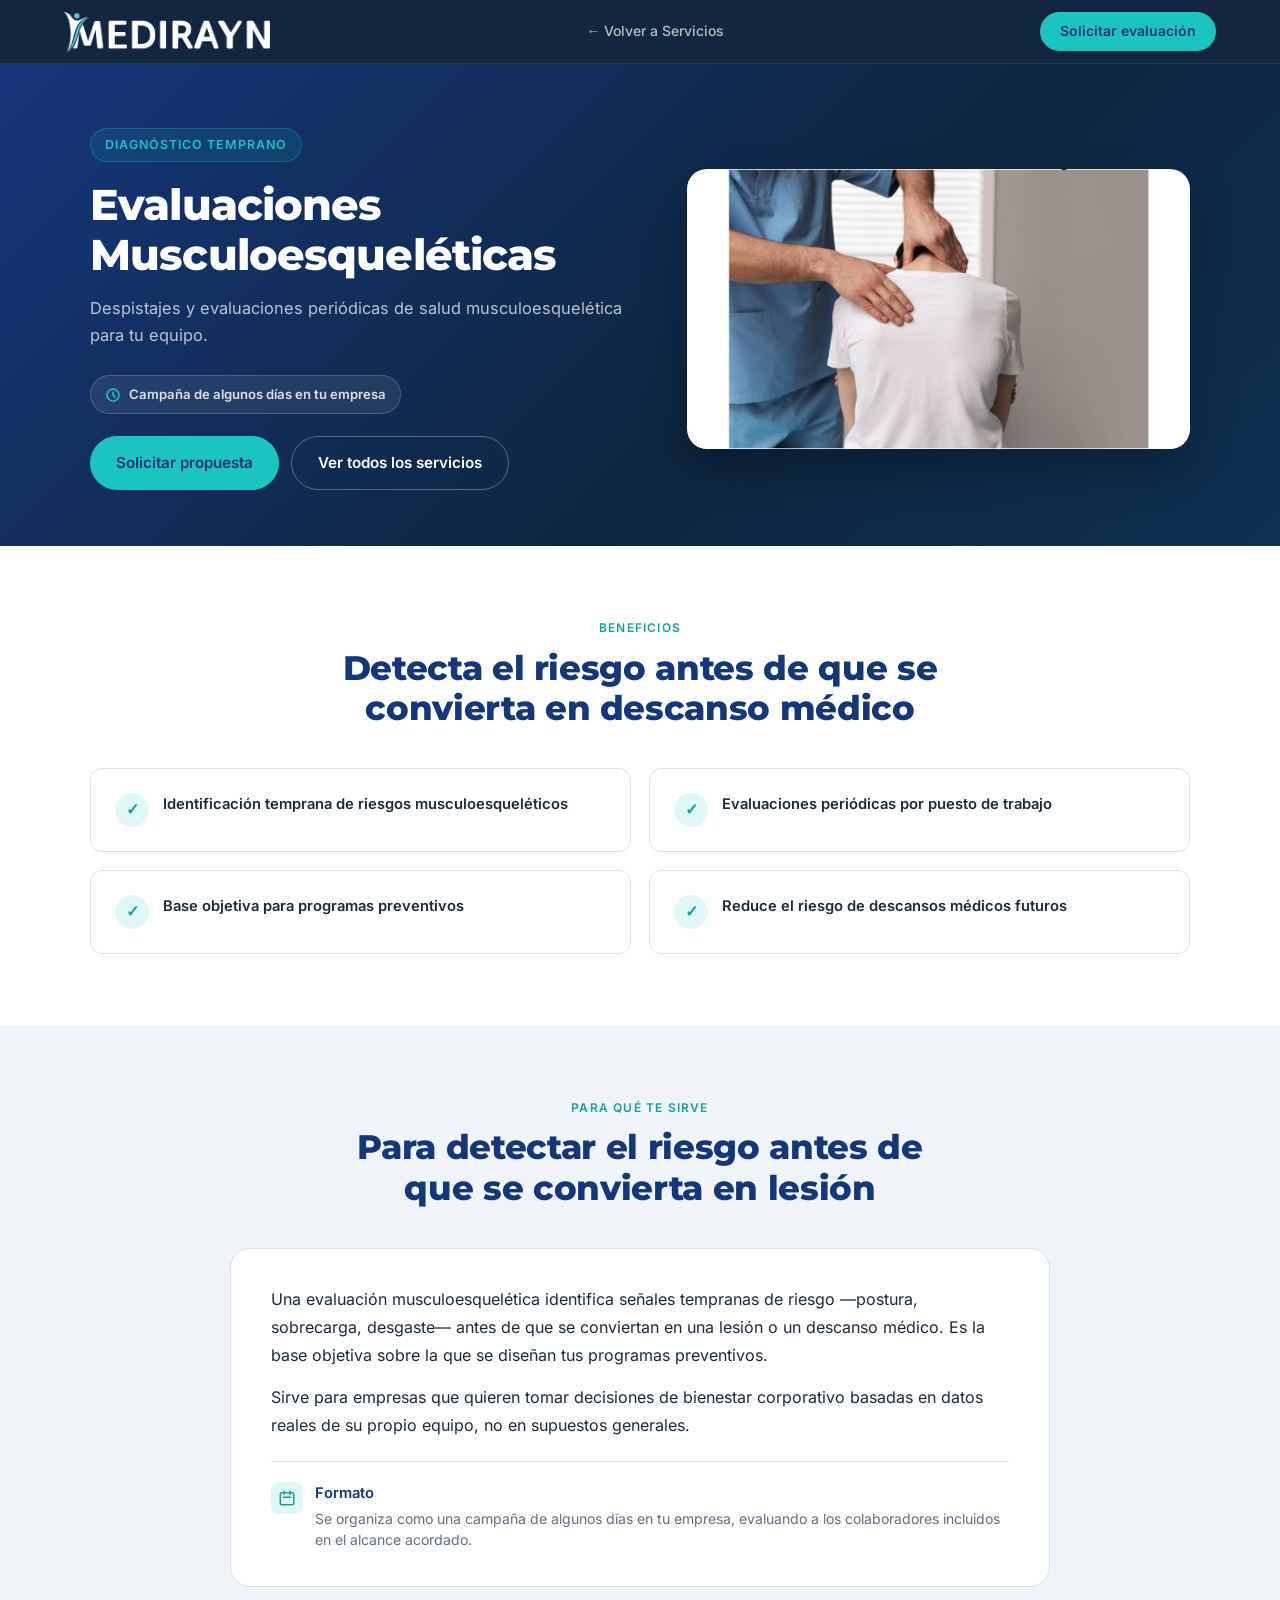
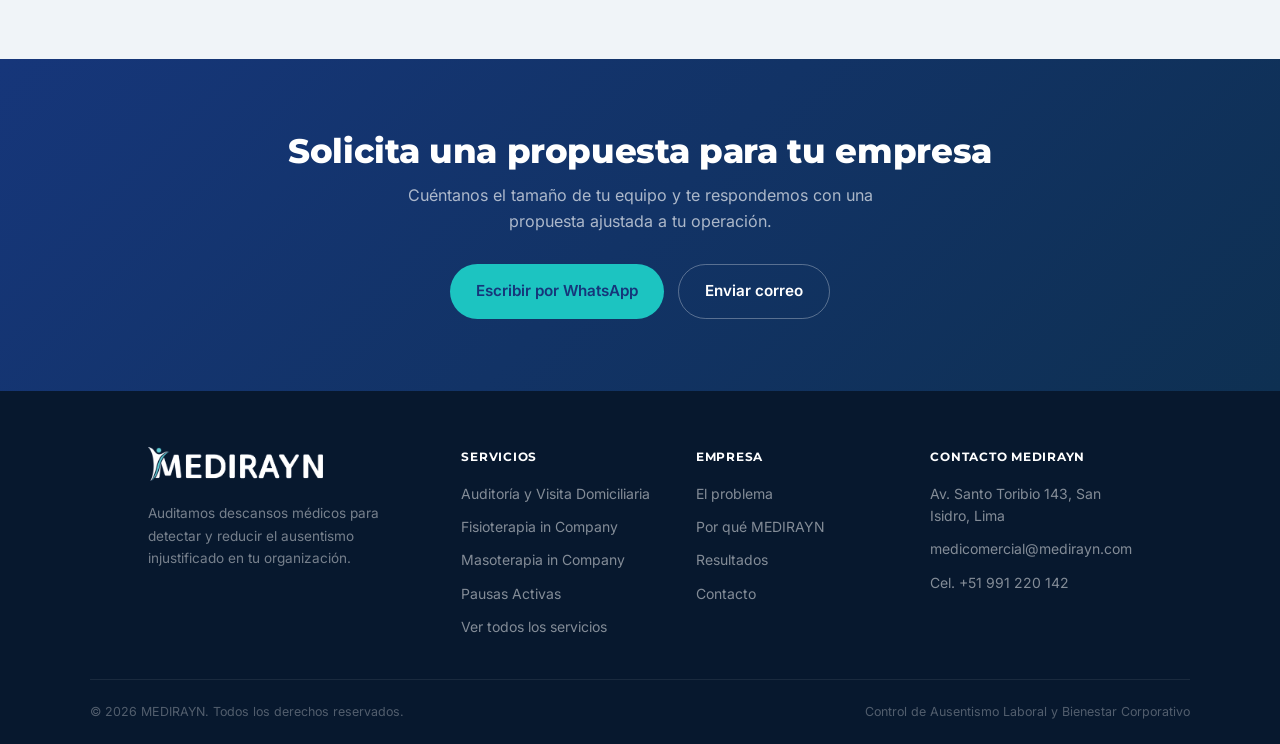
<file: servicios/evaluaciones-musculoesqueleticas.html>
<!DOCTYPE html>
<html lang="es">
<head>
<meta charset="UTF-8">
<meta name="viewport" content="width=device-width, initial-scale=1.0">
<meta name="description" content="Despistajes y evaluaciones periódicas de salud musculoesquelética para tu equipo.">
<title>Evaluaciones Musculoesqueléticas | MEDIRAYN</title>
<link rel="stylesheet" href="../assets/fonts/fonts.css">
<style>
  *,*::before,*::after{margin:0;padding:0;box-sizing:border-box;}
  :root{
    --navy:#16367A; --navy-mid:#3F5A91; --teal:#1CC4C1; --teal-dim:#16A09E;
    --slate:#4A6278; --light:#F0F4F8; --white:#FFFFFF; --text:#1C2B3A;
    --muted:#637080; --border:#D6E2EE;
    --font-display:'Montserrat',sans-serif; --font-body:'Inter',sans-serif;
    --radius:12px; --radius-lg:20px;
  }
  html{scroll-behavior:smooth;}
  body{font-family:var(--font-body);color:var(--text);background:var(--white);line-height:1.6;-webkit-font-smoothing:antialiased;}
  a{color:inherit;}
  .container{max-width:1100px;margin:0 auto;padding:0 5%;}

  nav{position:sticky;top:0;z-index:100;background:rgba(11,31,58,0.97);backdrop-filter:blur(8px);
    border-bottom:1px solid rgba(10,191,184,0.15);padding:0 5%;display:flex;align-items:center;
    justify-content:space-between;height:64px;}
  .nav-logo{display:flex;align-items:center;gap:10px;font-family:var(--font-display);font-size:1.35rem;font-weight:800;color:var(--white);text-decoration:none;}
  .nav-logo-icon{height:40px;width:auto;display:block;}
  .nav-back{color:rgba(255,255,255,0.7);text-decoration:none;font-size:0.875rem;font-weight:500;}
  .nav-back:hover{color:var(--teal);}
  .nav-cta{background:var(--teal);color:var(--navy);padding:0.5rem 1.25rem;border-radius:100px;
    font-weight:700;font-size:0.875rem;text-decoration:none;white-space:nowrap;}
  .nav-cta:hover{background:var(--teal-dim);}

  .hero{background:linear-gradient(135deg,var(--navy) 0%,#0d2640 60%,#0e3052 100%);padding:64px 5% 0;}
  .hero-grid{max-width:1100px;margin:0 auto;display:grid;grid-template-columns:1.1fr 1fr;gap:44px;
    align-items:center;padding-bottom:56px;}
  .eyebrow{display:inline-block;background:rgba(10,191,184,0.12);border:1px solid rgba(10,191,184,0.3);
    color:var(--teal);font-size:0.78rem;font-weight:700;letter-spacing:0.08em;text-transform:uppercase;
    padding:6px 14px;border-radius:100px;margin-bottom:18px;}
  .format-badge{display:inline-flex;align-items:center;gap:8px;background:rgba(255,255,255,0.08);
    border:1px solid rgba(255,255,255,0.18);color:rgba(255,255,255,0.85);font-size:0.82rem;font-weight:600;
    padding:8px 14px;border-radius:100px;margin-bottom:22px;}
  .format-badge svg{color:var(--teal);flex-shrink:0;}
  .hero h1{font-family:var(--font-display);font-size:clamp(2rem,4vw,2.7rem);font-weight:800;color:var(--white);
    line-height:1.15;letter-spacing:-0.02em;margin-bottom:16px;}
  .hero p.lead{font-size:1.02rem;color:rgba(255,255,255,0.72);margin-bottom:26px;line-height:1.65;}
  .hero-photo{width:100%;height:280px;object-fit:cover;border-radius:var(--radius-lg);
    box-shadow:0 20px 44px rgba(0,0,0,0.28);}
  .btn-primary{display:inline-flex;align-items:center;gap:8px;background:var(--teal);color:var(--navy);
    border:none;padding:14px 26px;border-radius:100px;font-family:var(--font-body);font-size:0.95rem;
    font-weight:700;cursor:pointer;text-decoration:none;transition:background .2s, transform .15s;}
  .btn-primary:hover{background:var(--teal-dim);transform:translateY(-2px);}
  .btn-outline{display:inline-flex;align-items:center;gap:8px;background:transparent;color:var(--white);
    border:1.5px solid rgba(255,255,255,0.3);padding:14px 26px;border-radius:100px;font-family:var(--font-body);
    font-size:0.95rem;font-weight:600;text-decoration:none;}
  .btn-outline:hover{border-color:var(--teal);background:rgba(10,191,184,0.08);}
  .hero-actions{display:flex;gap:12px;flex-wrap:wrap;}

  section{padding:72px 5%;}
  .section-head{max-width:640px;margin:0 auto 40px;text-align:center;}
  .section-label{font-size:0.75rem;font-weight:700;letter-spacing:0.1em;text-transform:uppercase;
    color:var(--teal-dim);margin-bottom:10px;display:block;}
  .section-title{font-family:var(--font-display);font-size:clamp(1.6rem,3vw,2.1rem);font-weight:800;
    color:var(--navy);line-height:1.2;letter-spacing:-0.01em;}

  .benefits-grid{max-width:1100px;margin:0 auto;display:grid;grid-template-columns:repeat(2,1fr);gap:18px;}
  .benefit-card{background:var(--white);border:1px solid var(--border);border-radius:var(--radius);
    padding:24px;display:flex;gap:14px;align-items:flex-start;}
  .benefit-icon{width:34px;height:34px;border-radius:50%;background:rgba(10,191,184,0.12);color:var(--teal-dim);
    display:flex;align-items:center;justify-content:center;flex-shrink:0;font-weight:800;}
  .benefit-card p{font-size:0.92rem;color:var(--text);font-weight:600;line-height:1.5;}

  .purpose{background:var(--light);}
  .purpose-inner{max-width:820px;margin:0 auto;background:var(--white);border:1px solid var(--border);
    border-radius:var(--radius-lg);padding:36px 40px;}
  .purpose-inner p{font-size:1rem;color:var(--text);line-height:1.75;}
  .purpose-inner p+p{margin-top:14px;}
  .purpose-format{margin-top:22px;padding-top:20px;border-top:1px solid var(--border);
    display:flex;gap:12px;align-items:flex-start;}
  .purpose-format .fmt-icon{width:32px;height:32px;border-radius:8px;background:rgba(10,191,184,0.12);
    color:var(--teal-dim);display:flex;align-items:center;justify-content:center;flex-shrink:0;}
  .purpose-format div p{font-size:0.88rem;color:var(--muted);margin:0;line-height:1.5;}
  .purpose-format strong{display:block;color:var(--navy);font-size:0.92rem;font-weight:700;margin-bottom:2px;}

  .cta-final{background:linear-gradient(135deg,var(--navy) 0%,#0e3052 100%);text-align:center;}
  .cta-final .section-title{color:var(--white);}
  .cta-final p{color:rgba(255,255,255,0.65);max-width:480px;margin:12px auto 30px;}
  .cta-buttons{display:flex;gap:14px;justify-content:center;flex-wrap:wrap;}

  .site-footer{background:#07182e;padding:56px 5% 0;}
  .footer-grid{display:grid;grid-template-columns:1.4fr 1fr 1fr 1fr;gap:36px;padding-bottom:40px;}
  .footer-logo{height:34px;width:auto;margin-bottom:14px;}
  .footer-brand p{color:rgba(255,255,255,0.45);font-size:0.85rem;line-height:1.65;max-width:260px;}
  .footer-col h4{font-family:var(--font-display);font-size:0.78rem;font-weight:700;letter-spacing:0.06em;text-transform:uppercase;color:var(--white);margin-bottom:16px;}
  .footer-col ul{list-style:none;display:grid;gap:11px;}
  .footer-col a,.footer-col li{color:rgba(255,255,255,0.5);text-decoration:none;font-size:0.875rem;}
  .footer-col a:hover{color:var(--teal);}
  .footer-bottom{display:flex;justify-content:space-between;align-items:center;flex-wrap:wrap;gap:10px;padding:22px 0;border-top:1px solid rgba(255,255,255,0.08);color:rgba(255,255,255,0.3);font-size:0.78rem;}
  @media(max-width:860px){.footer-grid{grid-template-columns:1fr 1fr;}.footer-brand{grid-column:span 2;}}

  @media(max-width:860px){
    .hero-grid{grid-template-columns:1fr;}
    .hero-photo{height:220px;order:-1;}
    .benefits-grid{grid-template-columns:1fr;}
    .purpose-inner{padding:26px 22px;}
    .nav-back{display:none;}
  }
</style>
</head>
<body>

<nav>
  <a href="../index.html" class="nav-logo"><img src="../assets/img/logo/medirayn-logo-horizontal-white.png" class="nav-logo-icon" alt="MEDIRAYN"></a>
  <a href="../index.html#solucion" class="nav-back">← Volver a Servicios</a>
  <a href="#contacto" class="nav-cta">Solicitar evaluación</a>
</nav>

<section class="hero">
  <div class="hero-grid">
    <div>
      <div class="eyebrow">Diagnóstico Temprano</div>
      <h1>Evaluaciones Musculoesqueléticas</h1>
      <p class="lead">Despistajes y evaluaciones periódicas de salud musculoesquelética para tu equipo.</p>
      <div class="format-badge">
        <svg width="16" height="16" fill="none" viewBox="0 0 24 24" stroke="currentColor" stroke-width="2.5"><path stroke-linecap="round" stroke-linejoin="round" d="M12 8v4l3 3m6-3a9 9 0 11-18 0 9 9 0 0118 0z"/></svg>
        Campaña de algunos días en tu empresa
      </div>
      <div class="hero-actions">
        <a href="#contacto" class="btn-primary">Solicitar propuesta</a>
        <a href="../index.html#solucion" class="btn-outline">Ver todos los servicios</a>
      </div>
    </div>
    <img class="hero-photo" src="../assets/img/servicios/evaluaciones-musculoesqueleticas.jpg" alt="Evaluaciones Musculoesqueléticas">
  </div>
</section>

<section>
  <div class="section-head">
    <span class="section-label">Beneficios</span>
    <h2 class="section-title">Detecta el riesgo antes de que se convierta en descanso médico</h2>
  </div>
  <div class="benefits-grid">
    <div class="benefit-card">
      <div class="benefit-icon">✓</div>
      <p>Identificación temprana de riesgos musculoesqueléticos</p>
    </div>
    <div class="benefit-card">
      <div class="benefit-icon">✓</div>
      <p>Evaluaciones periódicas por puesto de trabajo</p>
    </div>
    <div class="benefit-card">
      <div class="benefit-icon">✓</div>
      <p>Base objetiva para programas preventivos</p>
    </div>
    <div class="benefit-card">
      <div class="benefit-icon">✓</div>
      <p>Reduce el riesgo de descansos médicos futuros</p>
    </div>
  </div>
</section>

<section class="purpose">
  <div class="section-head">
    <span class="section-label">Para qué te sirve</span>
    <h2 class="section-title">Para detectar el riesgo antes de que se convierta en lesión</h2>
  </div>
  <div class="purpose-inner">
    <p>Una evaluación musculoesquelética identifica señales tempranas de riesgo —postura, sobrecarga, desgaste— antes de que se conviertan en una lesión o un descanso médico. Es la base objetiva sobre la que se diseñan tus programas preventivos.</p>
    <p>Sirve para empresas que quieren tomar decisiones de bienestar corporativo basadas en datos reales de su propio equipo, no en supuestos generales.</p>
    <div class="purpose-format">
      <div class="fmt-icon">
        <svg width="18" height="18" fill="none" viewBox="0 0 24 24" stroke="currentColor" stroke-width="2"><path stroke-linecap="round" stroke-linejoin="round" d="M8 7V3m8 4V3m-9 8h10M5 21h14a2 2 0 002-2V7a2 2 0 00-2-2H5a2 2 0 00-2 2v12a2 2 0 002 2z"/></svg>
      </div>
      <div>
        <strong>Formato</strong>
        <p>Se organiza como una campaña de algunos días en tu empresa, evaluando a los colaboradores incluidos en el alcance acordado.</p>
      </div>
    </div>
  </div>
</section>

<section id="contacto" class="cta-final">
  <div class="container">
    <h2 class="section-title">Solicita una propuesta para tu empresa</h2>
    <p>Cuéntanos el tamaño de tu equipo y te respondemos con una propuesta ajustada a tu operación.</p>
    <div class="cta-buttons">
      <a href="https://wa.me/51991220142?text=Hola%2C%20quiero%20una%20propuesta%20de%20evaluaciones%20musculoesquel%C3%A9ticas%20para%20mi%20empresa" class="btn-primary" target="_blank">Escribir por WhatsApp</a>
      <a href="mailto:medicomercial@medirayn.com?subject=Propuesta%20Evaluaciones%20Musculoesquel%C3%A9ticas" class="btn-outline">Enviar correo</a>
    </div>
  </div>
</section>

<footer class="site-footer">
  <div class="container footer-grid">
    <div class="footer-brand">
      <img class="footer-logo" src="../assets/img/logo/medirayn-logo-horizontal-white.png" alt="MEDIRAYN">
      <p>Auditamos descansos médicos para detectar y reducir el ausentismo injustificado en tu organización.</p>
    </div>
    <div class="footer-col">
      <h4>Servicios</h4>
      <ul>
        <li><a href="auditoria-visita-domiciliaria.html">Auditoría y Visita Domiciliaria</a></li>
        <li><a href="fisioterapia-in-company.html">Fisioterapia in Company</a></li>
        <li><a href="masoterapia-in-company.html">Masoterapia in Company</a></li>
        <li><a href="pausas-activas.html">Pausas Activas</a></li>
        <li><a href="../index.html#solucion">Ver todos los servicios</a></li>
      </ul>
    </div>
    <div class="footer-col">
      <h4>Empresa</h4>
      <ul>
        <li><a href="../index.html#problema">El problema</a></li>
        <li><a href="../index.html#porque">Por qué MEDIRAYN</a></li>
        <li><a href="../index.html#resultados">Resultados</a></li>
        <li><a href="../index.html#contacto">Contacto</a></li>
      </ul>
    </div>
    <div class="footer-col">
      <h4>Contacto MEDIRAYN</h4>
      <ul>
        <li>Av. Santo Toribio 143, San Isidro, Lima</li>
        <li><a href="mailto:medicomercial@medirayn.com">medicomercial@medirayn.com</a></li>
        <li><a href="tel:+51991220142">Cel. +51 991 220 142</a></li>
      </ul>
    </div>
  </div>
  <div class="container footer-bottom">
    <span>© 2026 MEDIRAYN. Todos los derechos reservados.</span>
    <span>Control de Ausentismo Laboral y Bienestar Corporativo</span>
  </div>
</footer>

</body>
</html>
</file>
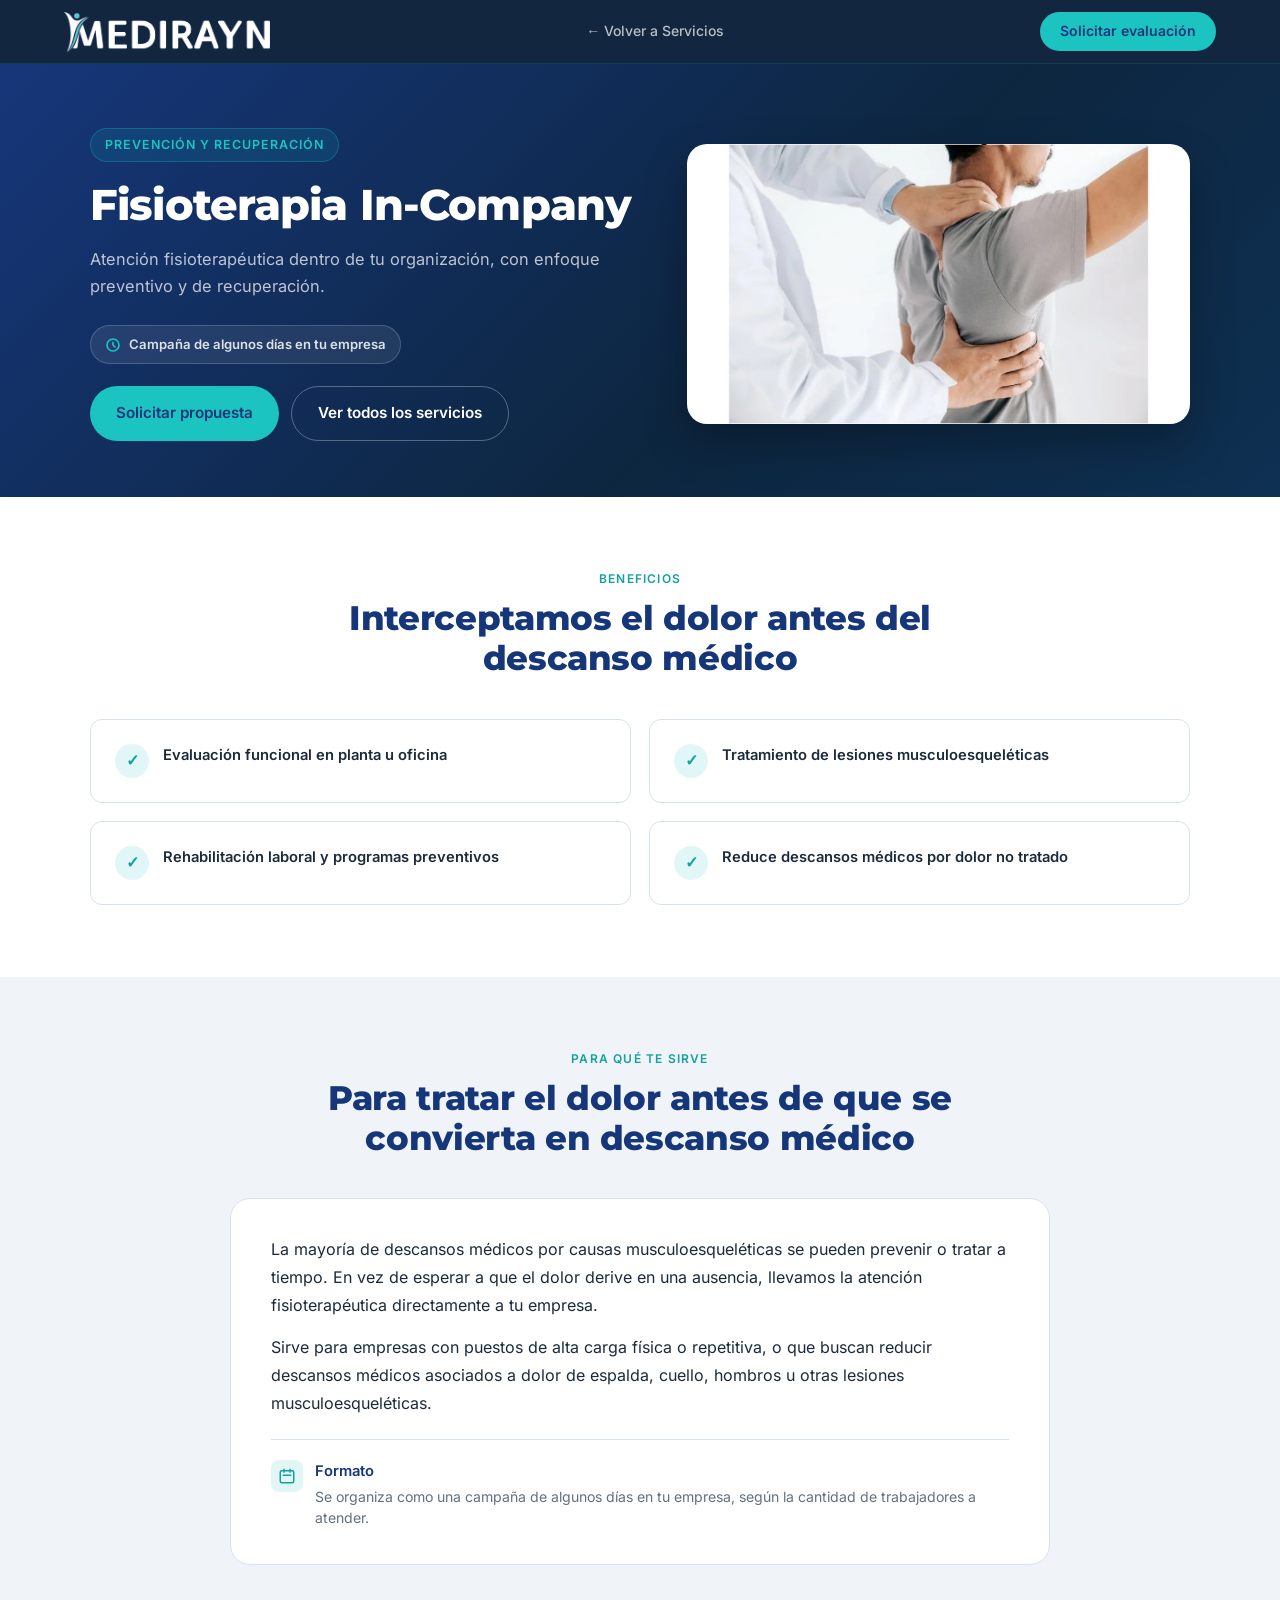
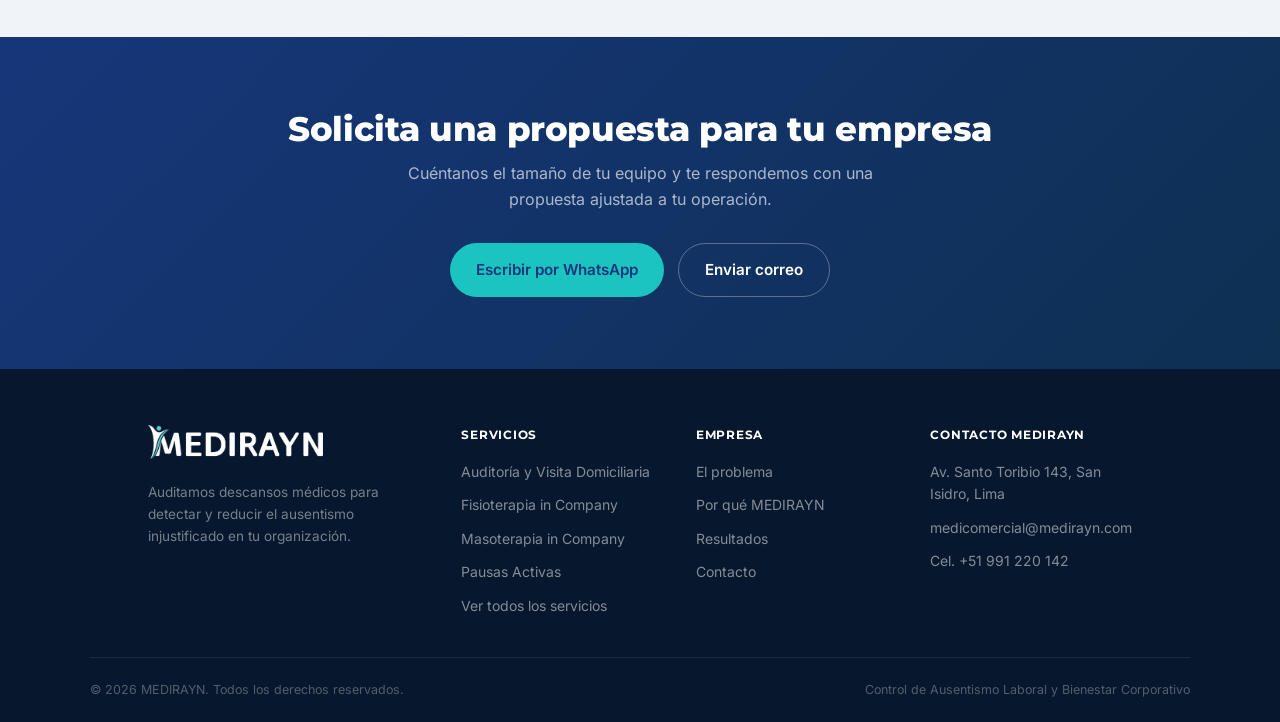
<file: servicios/fisioterapia-in-company.html>
<!DOCTYPE html>
<html lang="es">
<head>
<meta charset="UTF-8">
<meta name="viewport" content="width=device-width, initial-scale=1.0">
<meta name="description" content="Atención fisioterapéutica dentro de tu organización, con enfoque preventivo y de recuperación.">
<title>Fisioterapia In-Company | MEDIRAYN</title>
<link rel="stylesheet" href="../assets/fonts/fonts.css">
<style>
  *,*::before,*::after{margin:0;padding:0;box-sizing:border-box;}
  :root{
    --navy:#16367A; --navy-mid:#3F5A91; --teal:#1CC4C1; --teal-dim:#16A09E;
    --slate:#4A6278; --light:#F0F4F8; --white:#FFFFFF; --text:#1C2B3A;
    --muted:#637080; --border:#D6E2EE;
    --font-display:'Montserrat',sans-serif; --font-body:'Inter',sans-serif;
    --radius:12px; --radius-lg:20px;
  }
  html{scroll-behavior:smooth;}
  body{font-family:var(--font-body);color:var(--text);background:var(--white);line-height:1.6;-webkit-font-smoothing:antialiased;}
  a{color:inherit;}
  .container{max-width:1100px;margin:0 auto;padding:0 5%;}

  nav{position:sticky;top:0;z-index:100;background:rgba(11,31,58,0.97);backdrop-filter:blur(8px);
    border-bottom:1px solid rgba(10,191,184,0.15);padding:0 5%;display:flex;align-items:center;
    justify-content:space-between;height:64px;}
  .nav-logo{display:flex;align-items:center;gap:10px;font-family:var(--font-display);font-size:1.35rem;font-weight:800;color:var(--white);text-decoration:none;}
  .nav-logo-icon{height:40px;width:auto;display:block;}
  .nav-back{color:rgba(255,255,255,0.7);text-decoration:none;font-size:0.875rem;font-weight:500;}
  .nav-back:hover{color:var(--teal);}
  .nav-cta{background:var(--teal);color:var(--navy);padding:0.5rem 1.25rem;border-radius:100px;
    font-weight:700;font-size:0.875rem;text-decoration:none;white-space:nowrap;}
  .nav-cta:hover{background:var(--teal-dim);}

  .hero{background:linear-gradient(135deg,var(--navy) 0%,#0d2640 60%,#0e3052 100%);padding:64px 5% 0;}
  .hero-grid{max-width:1100px;margin:0 auto;display:grid;grid-template-columns:1.1fr 1fr;gap:44px;
    align-items:center;padding-bottom:56px;}
  .eyebrow{display:inline-block;background:rgba(10,191,184,0.12);border:1px solid rgba(10,191,184,0.3);
    color:var(--teal);font-size:0.78rem;font-weight:700;letter-spacing:0.08em;text-transform:uppercase;
    padding:6px 14px;border-radius:100px;margin-bottom:18px;}
  .format-badge{display:inline-flex;align-items:center;gap:8px;background:rgba(255,255,255,0.08);
    border:1px solid rgba(255,255,255,0.18);color:rgba(255,255,255,0.85);font-size:0.82rem;font-weight:600;
    padding:8px 14px;border-radius:100px;margin-bottom:22px;}
  .format-badge svg{color:var(--teal);flex-shrink:0;}
  .hero h1{font-family:var(--font-display);font-size:clamp(2rem,4vw,2.7rem);font-weight:800;color:var(--white);
    line-height:1.15;letter-spacing:-0.02em;margin-bottom:16px;}
  .hero p.lead{font-size:1.02rem;color:rgba(255,255,255,0.72);margin-bottom:26px;line-height:1.65;}
  .hero-photo{width:100%;height:280px;object-fit:cover;border-radius:var(--radius-lg);
    box-shadow:0 20px 44px rgba(0,0,0,0.28);}
  .btn-primary{display:inline-flex;align-items:center;gap:8px;background:var(--teal);color:var(--navy);
    border:none;padding:14px 26px;border-radius:100px;font-family:var(--font-body);font-size:0.95rem;
    font-weight:700;cursor:pointer;text-decoration:none;transition:background .2s, transform .15s;}
  .btn-primary:hover{background:var(--teal-dim);transform:translateY(-2px);}
  .btn-outline{display:inline-flex;align-items:center;gap:8px;background:transparent;color:var(--white);
    border:1.5px solid rgba(255,255,255,0.3);padding:14px 26px;border-radius:100px;font-family:var(--font-body);
    font-size:0.95rem;font-weight:600;text-decoration:none;}
  .btn-outline:hover{border-color:var(--teal);background:rgba(10,191,184,0.08);}
  .hero-actions{display:flex;gap:12px;flex-wrap:wrap;}

  section{padding:72px 5%;}
  .section-head{max-width:640px;margin:0 auto 40px;text-align:center;}
  .section-label{font-size:0.75rem;font-weight:700;letter-spacing:0.1em;text-transform:uppercase;
    color:var(--teal-dim);margin-bottom:10px;display:block;}
  .section-title{font-family:var(--font-display);font-size:clamp(1.6rem,3vw,2.1rem);font-weight:800;
    color:var(--navy);line-height:1.2;letter-spacing:-0.01em;}

  .benefits-grid{max-width:1100px;margin:0 auto;display:grid;grid-template-columns:repeat(2,1fr);gap:18px;}
  .benefit-card{background:var(--white);border:1px solid var(--border);border-radius:var(--radius);
    padding:24px;display:flex;gap:14px;align-items:flex-start;}
  .benefit-icon{width:34px;height:34px;border-radius:50%;background:rgba(10,191,184,0.12);color:var(--teal-dim);
    display:flex;align-items:center;justify-content:center;flex-shrink:0;font-weight:800;}
  .benefit-card p{font-size:0.92rem;color:var(--text);font-weight:600;line-height:1.5;}

  .purpose{background:var(--light);}
  .purpose-inner{max-width:820px;margin:0 auto;background:var(--white);border:1px solid var(--border);
    border-radius:var(--radius-lg);padding:36px 40px;}
  .purpose-inner p{font-size:1rem;color:var(--text);line-height:1.75;}
  .purpose-inner p+p{margin-top:14px;}
  .purpose-format{margin-top:22px;padding-top:20px;border-top:1px solid var(--border);
    display:flex;gap:12px;align-items:flex-start;}
  .purpose-format .fmt-icon{width:32px;height:32px;border-radius:8px;background:rgba(10,191,184,0.12);
    color:var(--teal-dim);display:flex;align-items:center;justify-content:center;flex-shrink:0;}
  .purpose-format div p{font-size:0.88rem;color:var(--muted);margin:0;line-height:1.5;}
  .purpose-format strong{display:block;color:var(--navy);font-size:0.92rem;font-weight:700;margin-bottom:2px;}

  .cta-final{background:linear-gradient(135deg,var(--navy) 0%,#0e3052 100%);text-align:center;}
  .cta-final .section-title{color:var(--white);}
  .cta-final p{color:rgba(255,255,255,0.65);max-width:480px;margin:12px auto 30px;}
  .cta-buttons{display:flex;gap:14px;justify-content:center;flex-wrap:wrap;}

  .site-footer{background:#07182e;padding:56px 5% 0;}
  .footer-grid{display:grid;grid-template-columns:1.4fr 1fr 1fr 1fr;gap:36px;padding-bottom:40px;}
  .footer-logo{height:34px;width:auto;margin-bottom:14px;}
  .footer-brand p{color:rgba(255,255,255,0.45);font-size:0.85rem;line-height:1.65;max-width:260px;}
  .footer-col h4{font-family:var(--font-display);font-size:0.78rem;font-weight:700;letter-spacing:0.06em;text-transform:uppercase;color:var(--white);margin-bottom:16px;}
  .footer-col ul{list-style:none;display:grid;gap:11px;}
  .footer-col a,.footer-col li{color:rgba(255,255,255,0.5);text-decoration:none;font-size:0.875rem;}
  .footer-col a:hover{color:var(--teal);}
  .footer-bottom{display:flex;justify-content:space-between;align-items:center;flex-wrap:wrap;gap:10px;padding:22px 0;border-top:1px solid rgba(255,255,255,0.08);color:rgba(255,255,255,0.3);font-size:0.78rem;}
  @media(max-width:860px){.footer-grid{grid-template-columns:1fr 1fr;}.footer-brand{grid-column:span 2;}}

  @media(max-width:860px){
    .hero-grid{grid-template-columns:1fr;}
    .hero-photo{height:220px;order:-1;}
    .benefits-grid{grid-template-columns:1fr;}
    .purpose-inner{padding:26px 22px;}
    .nav-back{display:none;}
  }
</style>
</head>
<body>

<nav>
  <a href="../index.html" class="nav-logo"><img src="../assets/img/logo/medirayn-logo-horizontal-white.png" class="nav-logo-icon" alt="MEDIRAYN"></a>
  <a href="../index.html#solucion" class="nav-back">← Volver a Servicios</a>
  <a href="#contacto" class="nav-cta">Solicitar evaluación</a>
</nav>

<section class="hero">
  <div class="hero-grid">
    <div>
      <div class="eyebrow">Prevención y Recuperación</div>
      <h1>Fisioterapia In-Company</h1>
      <p class="lead">Atención fisioterapéutica dentro de tu organización, con enfoque preventivo y de recuperación.</p>
      <div class="format-badge">
        <svg width="16" height="16" fill="none" viewBox="0 0 24 24" stroke="currentColor" stroke-width="2.5"><path stroke-linecap="round" stroke-linejoin="round" d="M12 8v4l3 3m6-3a9 9 0 11-18 0 9 9 0 0118 0z"/></svg>
        Campaña de algunos días en tu empresa
      </div>
      <div class="hero-actions">
        <a href="#contacto" class="btn-primary">Solicitar propuesta</a>
        <a href="../index.html#solucion" class="btn-outline">Ver todos los servicios</a>
      </div>
    </div>
    <img class="hero-photo" src="../assets/img/servicios/fisioterapia-in-company.jpg" alt="Fisioterapia In-Company">
  </div>
</section>

<section>
  <div class="section-head">
    <span class="section-label">Beneficios</span>
    <h2 class="section-title">Interceptamos el dolor antes del descanso médico</h2>
  </div>
  <div class="benefits-grid">
    <div class="benefit-card">
      <div class="benefit-icon">✓</div>
      <p>Evaluación funcional en planta u oficina</p>
    </div>
    <div class="benefit-card">
      <div class="benefit-icon">✓</div>
      <p>Tratamiento de lesiones musculoesqueléticas</p>
    </div>
    <div class="benefit-card">
      <div class="benefit-icon">✓</div>
      <p>Rehabilitación laboral y programas preventivos</p>
    </div>
    <div class="benefit-card">
      <div class="benefit-icon">✓</div>
      <p>Reduce descansos médicos por dolor no tratado</p>
    </div>
  </div>
</section>

<section class="purpose">
  <div class="section-head">
    <span class="section-label">Para qué te sirve</span>
    <h2 class="section-title">Para tratar el dolor antes de que se convierta en descanso médico</h2>
  </div>
  <div class="purpose-inner">
    <p>La mayoría de descansos médicos por causas musculoesqueléticas se pueden prevenir o tratar a tiempo. En vez de esperar a que el dolor derive en una ausencia, llevamos la atención fisioterapéutica directamente a tu empresa.</p>
    <p>Sirve para empresas con puestos de alta carga física o repetitiva, o que buscan reducir descansos médicos asociados a dolor de espalda, cuello, hombros u otras lesiones musculoesqueléticas.</p>
    <div class="purpose-format">
      <div class="fmt-icon">
        <svg width="18" height="18" fill="none" viewBox="0 0 24 24" stroke="currentColor" stroke-width="2"><path stroke-linecap="round" stroke-linejoin="round" d="M8 7V3m8 4V3m-9 8h10M5 21h14a2 2 0 002-2V7a2 2 0 00-2-2H5a2 2 0 00-2 2v12a2 2 0 002 2z"/></svg>
      </div>
      <div>
        <strong>Formato</strong>
        <p>Se organiza como una campaña de algunos días en tu empresa, según la cantidad de trabajadores a atender.</p>
      </div>
    </div>
  </div>
</section>

<section id="contacto" class="cta-final">
  <div class="container">
    <h2 class="section-title">Solicita una propuesta para tu empresa</h2>
    <p>Cuéntanos el tamaño de tu equipo y te respondemos con una propuesta ajustada a tu operación.</p>
    <div class="cta-buttons">
      <a href="https://wa.me/51991220142?text=Hola%2C%20quiero%20una%20propuesta%20de%20fisioterapia%20in-company%20para%20mi%20empresa" class="btn-primary" target="_blank">Escribir por WhatsApp</a>
      <a href="mailto:medicomercial@medirayn.com?subject=Propuesta%20Fisioterapia%20In-Company" class="btn-outline">Enviar correo</a>
    </div>
  </div>
</section>

<footer class="site-footer">
  <div class="container footer-grid">
    <div class="footer-brand">
      <img class="footer-logo" src="../assets/img/logo/medirayn-logo-horizontal-white.png" alt="MEDIRAYN">
      <p>Auditamos descansos médicos para detectar y reducir el ausentismo injustificado en tu organización.</p>
    </div>
    <div class="footer-col">
      <h4>Servicios</h4>
      <ul>
        <li><a href="auditoria-visita-domiciliaria.html">Auditoría y Visita Domiciliaria</a></li>
        <li><a href="fisioterapia-in-company.html">Fisioterapia in Company</a></li>
        <li><a href="masoterapia-in-company.html">Masoterapia in Company</a></li>
        <li><a href="pausas-activas.html">Pausas Activas</a></li>
        <li><a href="../index.html#solucion">Ver todos los servicios</a></li>
      </ul>
    </div>
    <div class="footer-col">
      <h4>Empresa</h4>
      <ul>
        <li><a href="../index.html#problema">El problema</a></li>
        <li><a href="../index.html#porque">Por qué MEDIRAYN</a></li>
        <li><a href="../index.html#resultados">Resultados</a></li>
        <li><a href="../index.html#contacto">Contacto</a></li>
      </ul>
    </div>
    <div class="footer-col">
      <h4>Contacto MEDIRAYN</h4>
      <ul>
        <li>Av. Santo Toribio 143, San Isidro, Lima</li>
        <li><a href="mailto:medicomercial@medirayn.com">medicomercial@medirayn.com</a></li>
        <li><a href="tel:+51991220142">Cel. +51 991 220 142</a></li>
      </ul>
    </div>
  </div>
  <div class="container footer-bottom">
    <span>© 2026 MEDIRAYN. Todos los derechos reservados.</span>
    <span>Control de Ausentismo Laboral y Bienestar Corporativo</span>
  </div>
</footer>

</body>
</html>
</file>
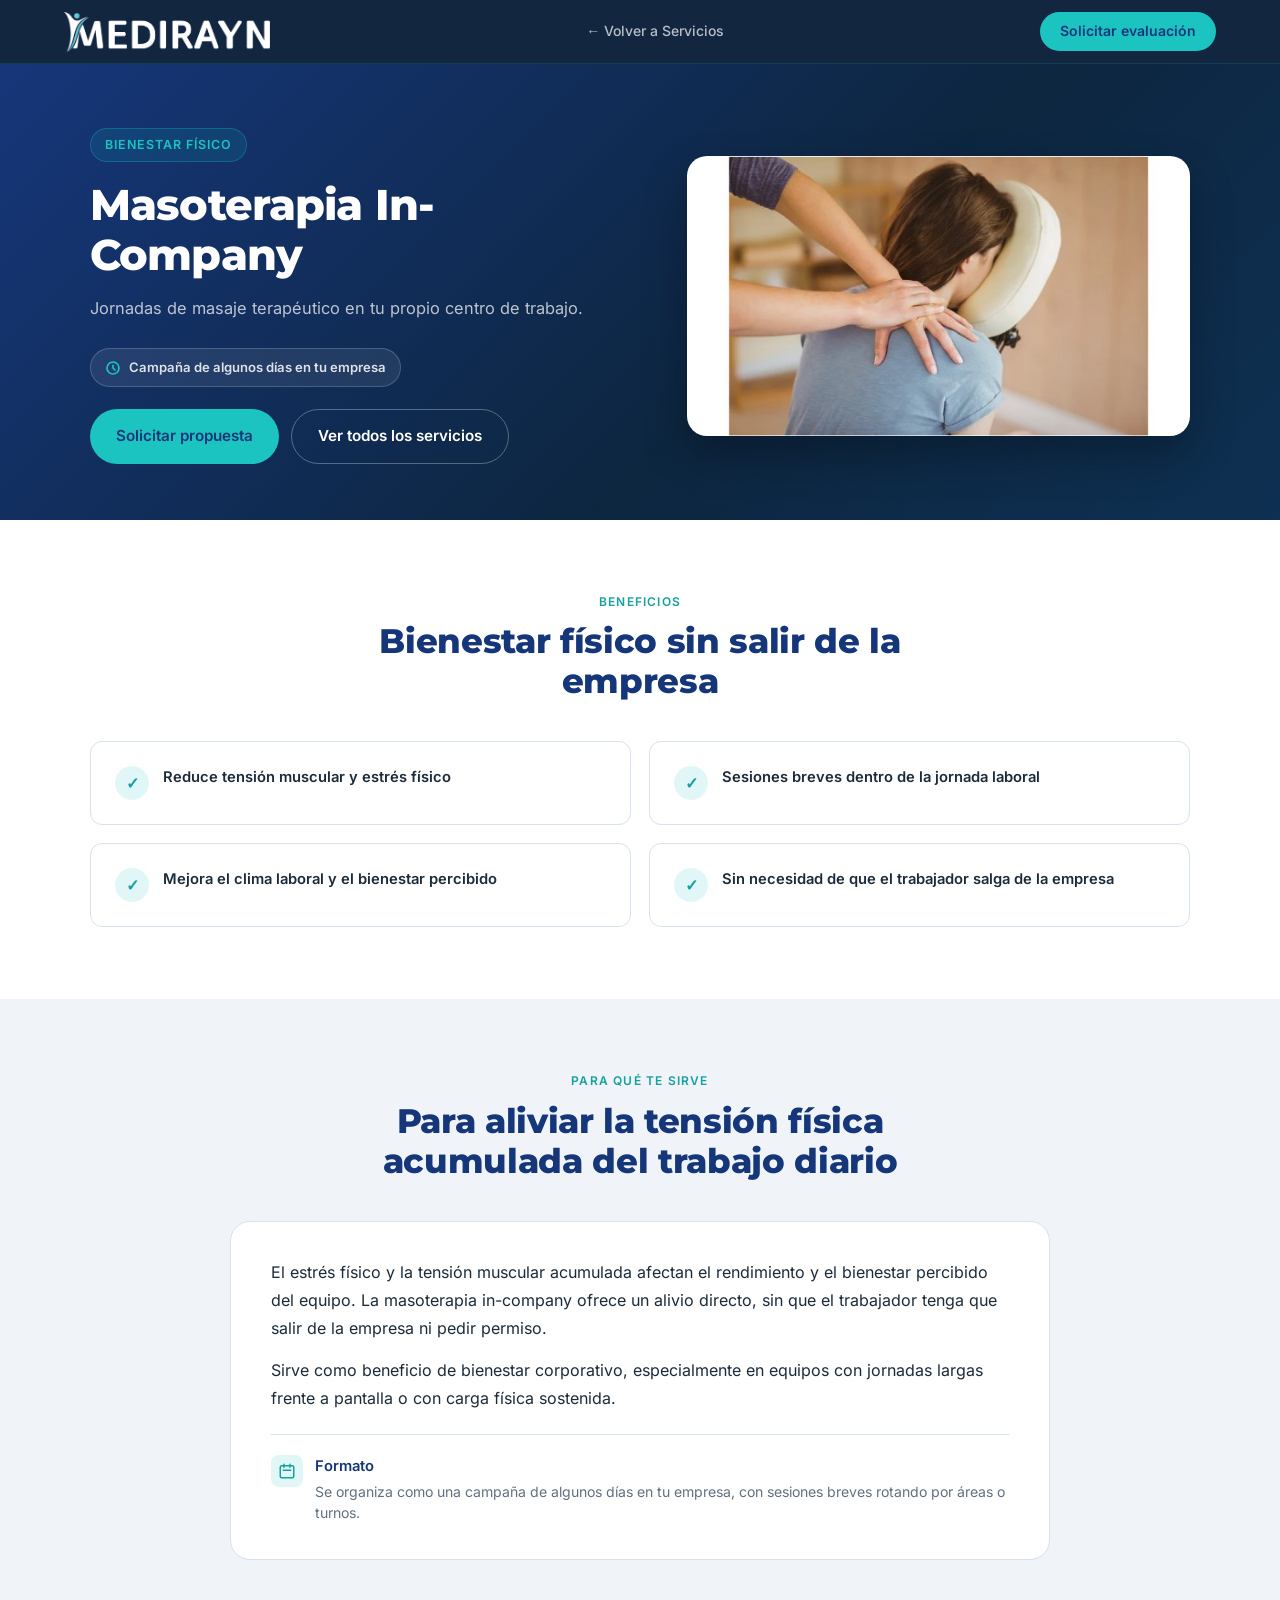
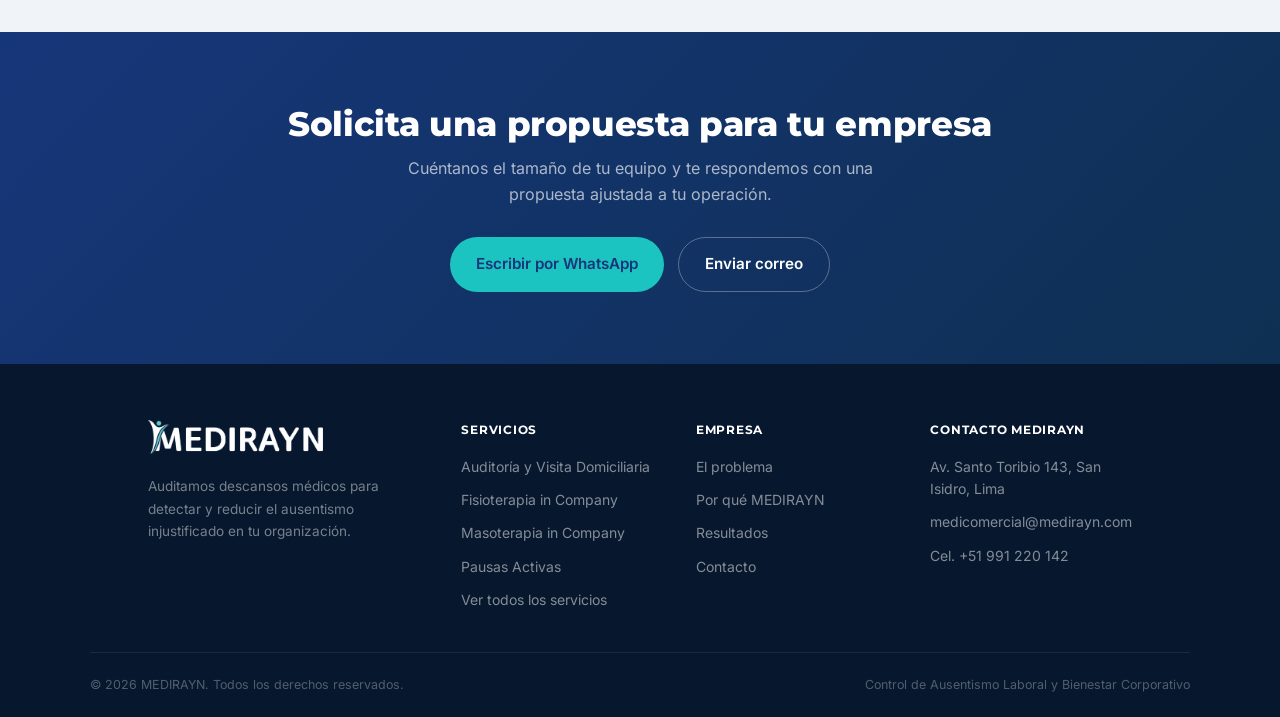
<file: servicios/masoterapia-in-company.html>
<!DOCTYPE html>
<html lang="es">
<head>
<meta charset="UTF-8">
<meta name="viewport" content="width=device-width, initial-scale=1.0">
<meta name="description" content="Jornadas de masaje terapéutico en tu propio centro de trabajo.">
<title>Masoterapia In-Company | MEDIRAYN</title>
<link rel="stylesheet" href="../assets/fonts/fonts.css">
<style>
  *,*::before,*::after{margin:0;padding:0;box-sizing:border-box;}
  :root{
    --navy:#16367A; --navy-mid:#3F5A91; --teal:#1CC4C1; --teal-dim:#16A09E;
    --slate:#4A6278; --light:#F0F4F8; --white:#FFFFFF; --text:#1C2B3A;
    --muted:#637080; --border:#D6E2EE;
    --font-display:'Montserrat',sans-serif; --font-body:'Inter',sans-serif;
    --radius:12px; --radius-lg:20px;
  }
  html{scroll-behavior:smooth;}
  body{font-family:var(--font-body);color:var(--text);background:var(--white);line-height:1.6;-webkit-font-smoothing:antialiased;}
  a{color:inherit;}
  .container{max-width:1100px;margin:0 auto;padding:0 5%;}

  nav{position:sticky;top:0;z-index:100;background:rgba(11,31,58,0.97);backdrop-filter:blur(8px);
    border-bottom:1px solid rgba(10,191,184,0.15);padding:0 5%;display:flex;align-items:center;
    justify-content:space-between;height:64px;}
  .nav-logo{display:flex;align-items:center;gap:10px;font-family:var(--font-display);font-size:1.35rem;font-weight:800;color:var(--white);text-decoration:none;}
  .nav-logo-icon{height:40px;width:auto;display:block;}
  .nav-back{color:rgba(255,255,255,0.7);text-decoration:none;font-size:0.875rem;font-weight:500;}
  .nav-back:hover{color:var(--teal);}
  .nav-cta{background:var(--teal);color:var(--navy);padding:0.5rem 1.25rem;border-radius:100px;
    font-weight:700;font-size:0.875rem;text-decoration:none;white-space:nowrap;}
  .nav-cta:hover{background:var(--teal-dim);}

  .hero{background:linear-gradient(135deg,var(--navy) 0%,#0d2640 60%,#0e3052 100%);padding:64px 5% 0;}
  .hero-grid{max-width:1100px;margin:0 auto;display:grid;grid-template-columns:1.1fr 1fr;gap:44px;
    align-items:center;padding-bottom:56px;}
  .eyebrow{display:inline-block;background:rgba(10,191,184,0.12);border:1px solid rgba(10,191,184,0.3);
    color:var(--teal);font-size:0.78rem;font-weight:700;letter-spacing:0.08em;text-transform:uppercase;
    padding:6px 14px;border-radius:100px;margin-bottom:18px;}
  .format-badge{display:inline-flex;align-items:center;gap:8px;background:rgba(255,255,255,0.08);
    border:1px solid rgba(255,255,255,0.18);color:rgba(255,255,255,0.85);font-size:0.82rem;font-weight:600;
    padding:8px 14px;border-radius:100px;margin-bottom:22px;}
  .format-badge svg{color:var(--teal);flex-shrink:0;}
  .hero h1{font-family:var(--font-display);font-size:clamp(2rem,4vw,2.7rem);font-weight:800;color:var(--white);
    line-height:1.15;letter-spacing:-0.02em;margin-bottom:16px;}
  .hero p.lead{font-size:1.02rem;color:rgba(255,255,255,0.72);margin-bottom:26px;line-height:1.65;}
  .hero-photo{width:100%;height:280px;object-fit:cover;border-radius:var(--radius-lg);
    box-shadow:0 20px 44px rgba(0,0,0,0.28);}
  .btn-primary{display:inline-flex;align-items:center;gap:8px;background:var(--teal);color:var(--navy);
    border:none;padding:14px 26px;border-radius:100px;font-family:var(--font-body);font-size:0.95rem;
    font-weight:700;cursor:pointer;text-decoration:none;transition:background .2s, transform .15s;}
  .btn-primary:hover{background:var(--teal-dim);transform:translateY(-2px);}
  .btn-outline{display:inline-flex;align-items:center;gap:8px;background:transparent;color:var(--white);
    border:1.5px solid rgba(255,255,255,0.3);padding:14px 26px;border-radius:100px;font-family:var(--font-body);
    font-size:0.95rem;font-weight:600;text-decoration:none;}
  .btn-outline:hover{border-color:var(--teal);background:rgba(10,191,184,0.08);}
  .hero-actions{display:flex;gap:12px;flex-wrap:wrap;}

  section{padding:72px 5%;}
  .section-head{max-width:640px;margin:0 auto 40px;text-align:center;}
  .section-label{font-size:0.75rem;font-weight:700;letter-spacing:0.1em;text-transform:uppercase;
    color:var(--teal-dim);margin-bottom:10px;display:block;}
  .section-title{font-family:var(--font-display);font-size:clamp(1.6rem,3vw,2.1rem);font-weight:800;
    color:var(--navy);line-height:1.2;letter-spacing:-0.01em;}

  .benefits-grid{max-width:1100px;margin:0 auto;display:grid;grid-template-columns:repeat(2,1fr);gap:18px;}
  .benefit-card{background:var(--white);border:1px solid var(--border);border-radius:var(--radius);
    padding:24px;display:flex;gap:14px;align-items:flex-start;}
  .benefit-icon{width:34px;height:34px;border-radius:50%;background:rgba(10,191,184,0.12);color:var(--teal-dim);
    display:flex;align-items:center;justify-content:center;flex-shrink:0;font-weight:800;}
  .benefit-card p{font-size:0.92rem;color:var(--text);font-weight:600;line-height:1.5;}

  .purpose{background:var(--light);}
  .purpose-inner{max-width:820px;margin:0 auto;background:var(--white);border:1px solid var(--border);
    border-radius:var(--radius-lg);padding:36px 40px;}
  .purpose-inner p{font-size:1rem;color:var(--text);line-height:1.75;}
  .purpose-inner p+p{margin-top:14px;}
  .purpose-format{margin-top:22px;padding-top:20px;border-top:1px solid var(--border);
    display:flex;gap:12px;align-items:flex-start;}
  .purpose-format .fmt-icon{width:32px;height:32px;border-radius:8px;background:rgba(10,191,184,0.12);
    color:var(--teal-dim);display:flex;align-items:center;justify-content:center;flex-shrink:0;}
  .purpose-format div p{font-size:0.88rem;color:var(--muted);margin:0;line-height:1.5;}
  .purpose-format strong{display:block;color:var(--navy);font-size:0.92rem;font-weight:700;margin-bottom:2px;}

  .cta-final{background:linear-gradient(135deg,var(--navy) 0%,#0e3052 100%);text-align:center;}
  .cta-final .section-title{color:var(--white);}
  .cta-final p{color:rgba(255,255,255,0.65);max-width:480px;margin:12px auto 30px;}
  .cta-buttons{display:flex;gap:14px;justify-content:center;flex-wrap:wrap;}

  .site-footer{background:#07182e;padding:56px 5% 0;}
  .footer-grid{display:grid;grid-template-columns:1.4fr 1fr 1fr 1fr;gap:36px;padding-bottom:40px;}
  .footer-logo{height:34px;width:auto;margin-bottom:14px;}
  .footer-brand p{color:rgba(255,255,255,0.45);font-size:0.85rem;line-height:1.65;max-width:260px;}
  .footer-col h4{font-family:var(--font-display);font-size:0.78rem;font-weight:700;letter-spacing:0.06em;text-transform:uppercase;color:var(--white);margin-bottom:16px;}
  .footer-col ul{list-style:none;display:grid;gap:11px;}
  .footer-col a,.footer-col li{color:rgba(255,255,255,0.5);text-decoration:none;font-size:0.875rem;}
  .footer-col a:hover{color:var(--teal);}
  .footer-bottom{display:flex;justify-content:space-between;align-items:center;flex-wrap:wrap;gap:10px;padding:22px 0;border-top:1px solid rgba(255,255,255,0.08);color:rgba(255,255,255,0.3);font-size:0.78rem;}
  @media(max-width:860px){.footer-grid{grid-template-columns:1fr 1fr;}.footer-brand{grid-column:span 2;}}

  @media(max-width:860px){
    .hero-grid{grid-template-columns:1fr;}
    .hero-photo{height:220px;order:-1;}
    .benefits-grid{grid-template-columns:1fr;}
    .purpose-inner{padding:26px 22px;}
    .nav-back{display:none;}
  }
</style>
</head>
<body>

<nav>
  <a href="../index.html" class="nav-logo"><img src="../assets/img/logo/medirayn-logo-horizontal-white.png" class="nav-logo-icon" alt="MEDIRAYN"></a>
  <a href="../index.html#solucion" class="nav-back">← Volver a Servicios</a>
  <a href="#contacto" class="nav-cta">Solicitar evaluación</a>
</nav>

<section class="hero">
  <div class="hero-grid">
    <div>
      <div class="eyebrow">Bienestar Físico</div>
      <h1>Masoterapia In-Company</h1>
      <p class="lead">Jornadas de masaje terapéutico en tu propio centro de trabajo.</p>
      <div class="format-badge">
        <svg width="16" height="16" fill="none" viewBox="0 0 24 24" stroke="currentColor" stroke-width="2.5"><path stroke-linecap="round" stroke-linejoin="round" d="M12 8v4l3 3m6-3a9 9 0 11-18 0 9 9 0 0118 0z"/></svg>
        Campaña de algunos días en tu empresa
      </div>
      <div class="hero-actions">
        <a href="#contacto" class="btn-primary">Solicitar propuesta</a>
        <a href="../index.html#solucion" class="btn-outline">Ver todos los servicios</a>
      </div>
    </div>
    <img class="hero-photo" src="../assets/img/servicios/masoterapia-in-company.jpg" alt="Masoterapia In-Company">
  </div>
</section>

<section>
  <div class="section-head">
    <span class="section-label">Beneficios</span>
    <h2 class="section-title">Bienestar físico sin salir de la empresa</h2>
  </div>
  <div class="benefits-grid">
    <div class="benefit-card">
      <div class="benefit-icon">✓</div>
      <p>Reduce tensión muscular y estrés físico</p>
    </div>
    <div class="benefit-card">
      <div class="benefit-icon">✓</div>
      <p>Sesiones breves dentro de la jornada laboral</p>
    </div>
    <div class="benefit-card">
      <div class="benefit-icon">✓</div>
      <p>Mejora el clima laboral y el bienestar percibido</p>
    </div>
    <div class="benefit-card">
      <div class="benefit-icon">✓</div>
      <p>Sin necesidad de que el trabajador salga de la empresa</p>
    </div>
  </div>
</section>

<section class="purpose">
  <div class="section-head">
    <span class="section-label">Para qué te sirve</span>
    <h2 class="section-title">Para aliviar la tensión física acumulada del trabajo diario</h2>
  </div>
  <div class="purpose-inner">
    <p>El estrés físico y la tensión muscular acumulada afectan el rendimiento y el bienestar percibido del equipo. La masoterapia in-company ofrece un alivio directo, sin que el trabajador tenga que salir de la empresa ni pedir permiso.</p>
    <p>Sirve como beneficio de bienestar corporativo, especialmente en equipos con jornadas largas frente a pantalla o con carga física sostenida.</p>
    <div class="purpose-format">
      <div class="fmt-icon">
        <svg width="18" height="18" fill="none" viewBox="0 0 24 24" stroke="currentColor" stroke-width="2"><path stroke-linecap="round" stroke-linejoin="round" d="M8 7V3m8 4V3m-9 8h10M5 21h14a2 2 0 002-2V7a2 2 0 00-2-2H5a2 2 0 00-2 2v12a2 2 0 002 2z"/></svg>
      </div>
      <div>
        <strong>Formato</strong>
        <p>Se organiza como una campaña de algunos días en tu empresa, con sesiones breves rotando por áreas o turnos.</p>
      </div>
    </div>
  </div>
</section>

<section id="contacto" class="cta-final">
  <div class="container">
    <h2 class="section-title">Solicita una propuesta para tu empresa</h2>
    <p>Cuéntanos el tamaño de tu equipo y te respondemos con una propuesta ajustada a tu operación.</p>
    <div class="cta-buttons">
      <a href="https://wa.me/51991220142?text=Hola%2C%20quiero%20una%20propuesta%20de%20masoterapia%20in-company%20para%20mi%20empresa" class="btn-primary" target="_blank">Escribir por WhatsApp</a>
      <a href="mailto:medicomercial@medirayn.com?subject=Propuesta%20Masoterapia%20In-Company" class="btn-outline">Enviar correo</a>
    </div>
  </div>
</section>

<footer class="site-footer">
  <div class="container footer-grid">
    <div class="footer-brand">
      <img class="footer-logo" src="../assets/img/logo/medirayn-logo-horizontal-white.png" alt="MEDIRAYN">
      <p>Auditamos descansos médicos para detectar y reducir el ausentismo injustificado en tu organización.</p>
    </div>
    <div class="footer-col">
      <h4>Servicios</h4>
      <ul>
        <li><a href="auditoria-visita-domiciliaria.html">Auditoría y Visita Domiciliaria</a></li>
        <li><a href="fisioterapia-in-company.html">Fisioterapia in Company</a></li>
        <li><a href="masoterapia-in-company.html">Masoterapia in Company</a></li>
        <li><a href="pausas-activas.html">Pausas Activas</a></li>
        <li><a href="../index.html#solucion">Ver todos los servicios</a></li>
      </ul>
    </div>
    <div class="footer-col">
      <h4>Empresa</h4>
      <ul>
        <li><a href="../index.html#problema">El problema</a></li>
        <li><a href="../index.html#porque">Por qué MEDIRAYN</a></li>
        <li><a href="../index.html#resultados">Resultados</a></li>
        <li><a href="../index.html#contacto">Contacto</a></li>
      </ul>
    </div>
    <div class="footer-col">
      <h4>Contacto MEDIRAYN</h4>
      <ul>
        <li>Av. Santo Toribio 143, San Isidro, Lima</li>
        <li><a href="mailto:medicomercial@medirayn.com">medicomercial@medirayn.com</a></li>
        <li><a href="tel:+51991220142">Cel. +51 991 220 142</a></li>
      </ul>
    </div>
  </div>
  <div class="container footer-bottom">
    <span>© 2026 MEDIRAYN. Todos los derechos reservados.</span>
    <span>Control de Ausentismo Laboral y Bienestar Corporativo</span>
  </div>
</footer>

</body>
</html>
</file>
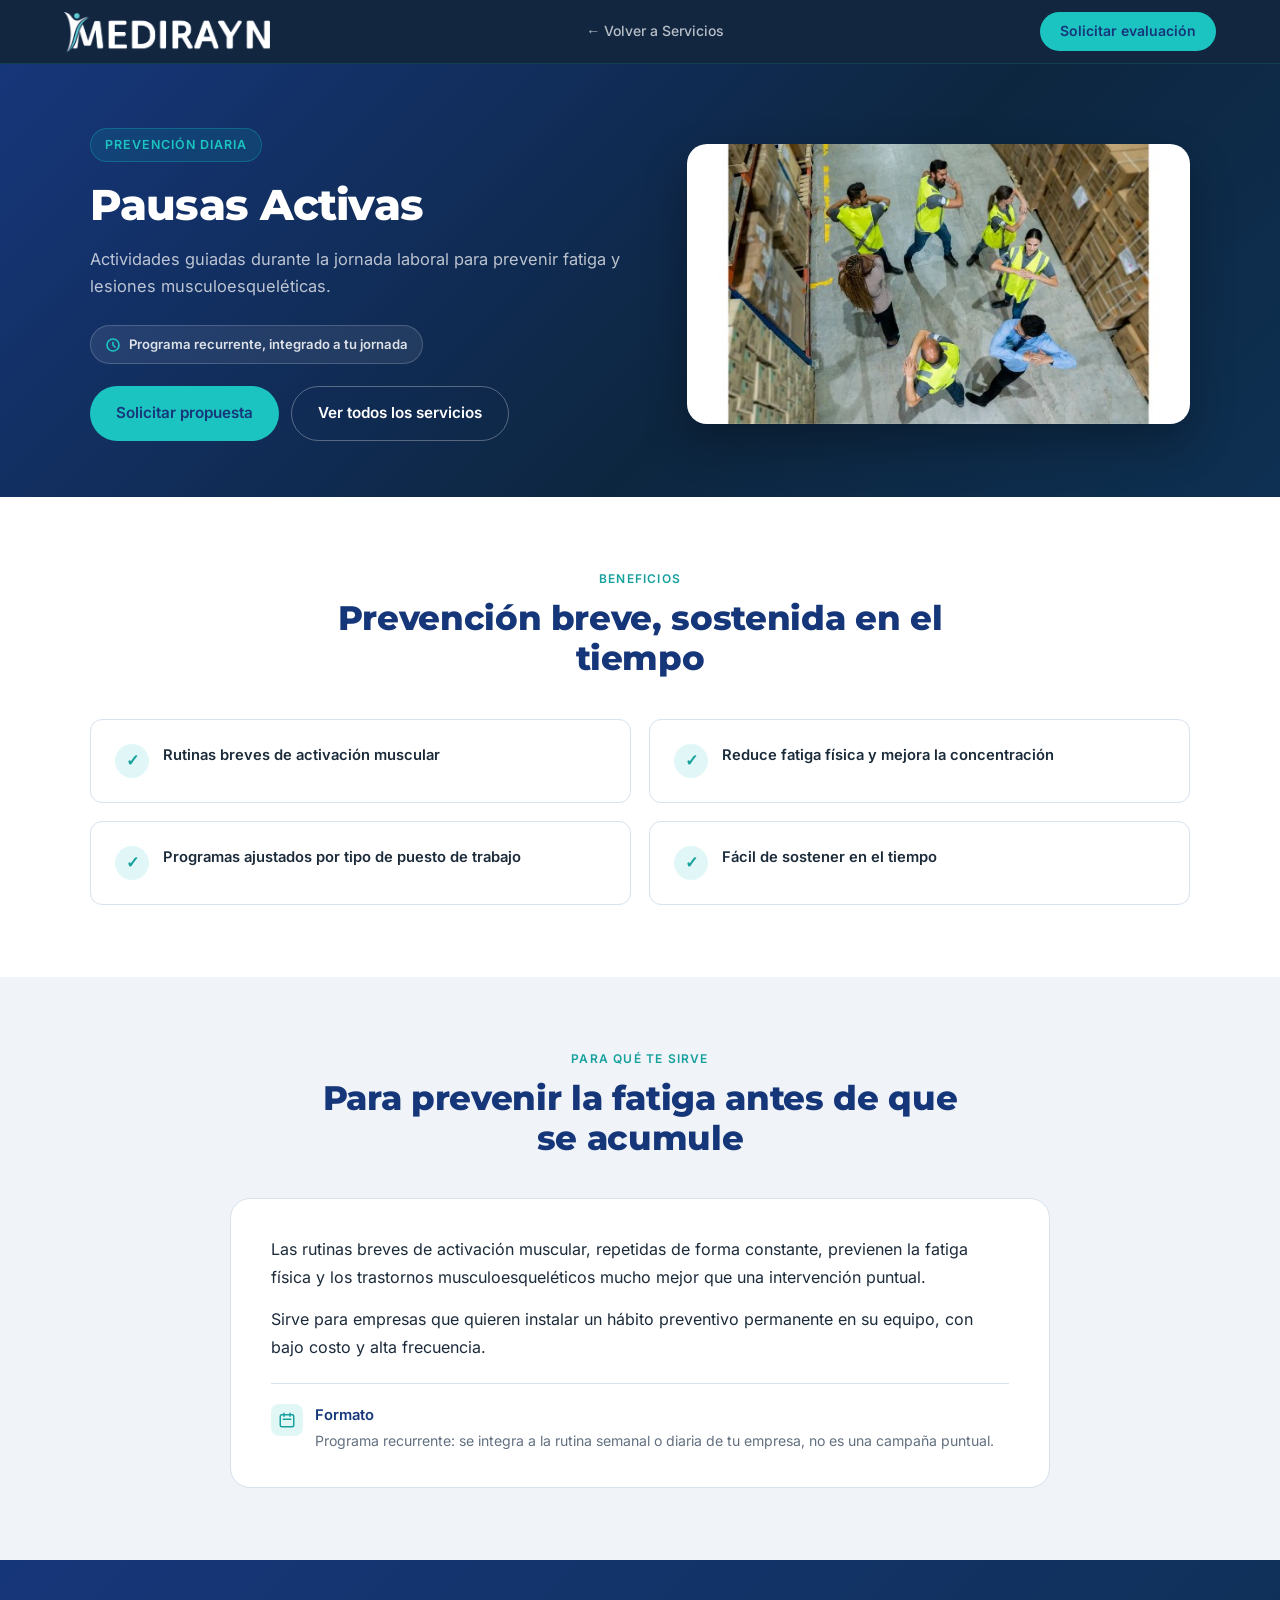
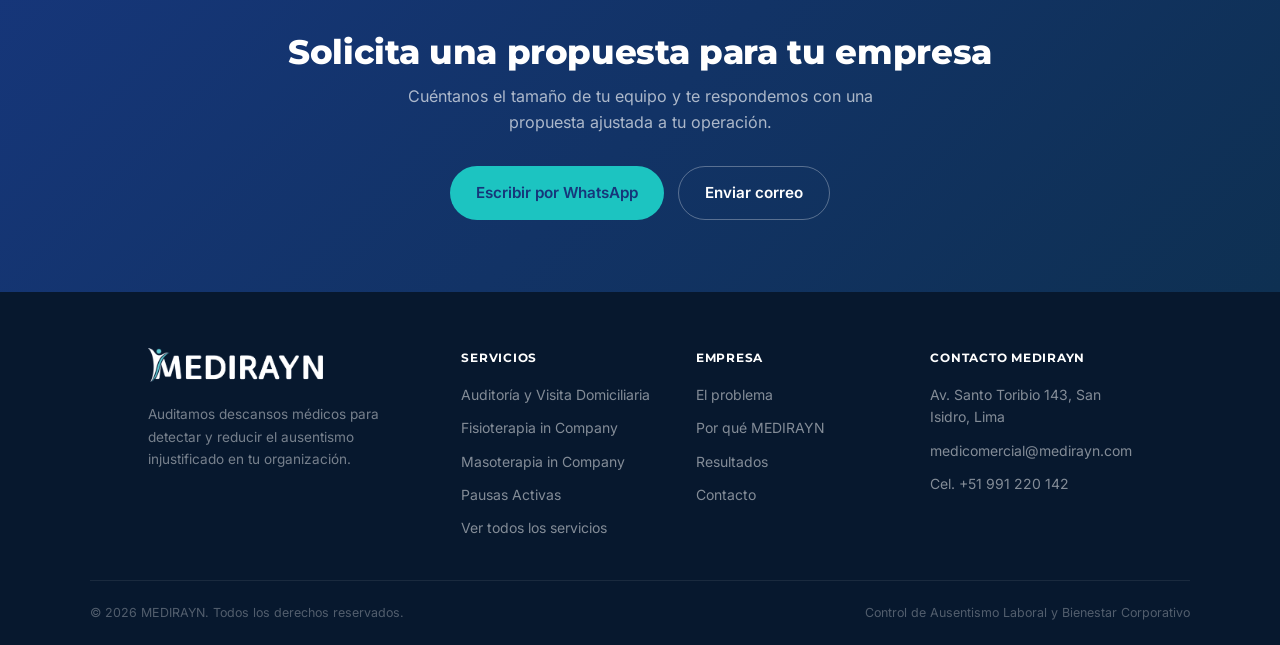
<file: servicios/pausas-activas.html>
<!DOCTYPE html>
<html lang="es">
<head>
<meta charset="UTF-8">
<meta name="viewport" content="width=device-width, initial-scale=1.0">
<meta name="description" content="Actividades guiadas durante la jornada laboral para prevenir fatiga y lesiones musculoesqueléticas.">
<title>Pausas Activas | MEDIRAYN</title>
<link rel="stylesheet" href="../assets/fonts/fonts.css">
<style>
  *,*::before,*::after{margin:0;padding:0;box-sizing:border-box;}
  :root{
    --navy:#16367A; --navy-mid:#3F5A91; --teal:#1CC4C1; --teal-dim:#16A09E;
    --slate:#4A6278; --light:#F0F4F8; --white:#FFFFFF; --text:#1C2B3A;
    --muted:#637080; --border:#D6E2EE;
    --font-display:'Montserrat',sans-serif; --font-body:'Inter',sans-serif;
    --radius:12px; --radius-lg:20px;
  }
  html{scroll-behavior:smooth;}
  body{font-family:var(--font-body);color:var(--text);background:var(--white);line-height:1.6;-webkit-font-smoothing:antialiased;}
  a{color:inherit;}
  .container{max-width:1100px;margin:0 auto;padding:0 5%;}

  nav{position:sticky;top:0;z-index:100;background:rgba(11,31,58,0.97);backdrop-filter:blur(8px);
    border-bottom:1px solid rgba(10,191,184,0.15);padding:0 5%;display:flex;align-items:center;
    justify-content:space-between;height:64px;}
  .nav-logo{display:flex;align-items:center;gap:10px;font-family:var(--font-display);font-size:1.35rem;font-weight:800;color:var(--white);text-decoration:none;}
  .nav-logo-icon{height:40px;width:auto;display:block;}
  .nav-back{color:rgba(255,255,255,0.7);text-decoration:none;font-size:0.875rem;font-weight:500;}
  .nav-back:hover{color:var(--teal);}
  .nav-cta{background:var(--teal);color:var(--navy);padding:0.5rem 1.25rem;border-radius:100px;
    font-weight:700;font-size:0.875rem;text-decoration:none;white-space:nowrap;}
  .nav-cta:hover{background:var(--teal-dim);}

  .hero{background:linear-gradient(135deg,var(--navy) 0%,#0d2640 60%,#0e3052 100%);padding:64px 5% 0;}
  .hero-grid{max-width:1100px;margin:0 auto;display:grid;grid-template-columns:1.1fr 1fr;gap:44px;
    align-items:center;padding-bottom:56px;}
  .eyebrow{display:inline-block;background:rgba(10,191,184,0.12);border:1px solid rgba(10,191,184,0.3);
    color:var(--teal);font-size:0.78rem;font-weight:700;letter-spacing:0.08em;text-transform:uppercase;
    padding:6px 14px;border-radius:100px;margin-bottom:18px;}
  .format-badge{display:inline-flex;align-items:center;gap:8px;background:rgba(255,255,255,0.08);
    border:1px solid rgba(255,255,255,0.18);color:rgba(255,255,255,0.85);font-size:0.82rem;font-weight:600;
    padding:8px 14px;border-radius:100px;margin-bottom:22px;}
  .format-badge svg{color:var(--teal);flex-shrink:0;}
  .hero h1{font-family:var(--font-display);font-size:clamp(2rem,4vw,2.7rem);font-weight:800;color:var(--white);
    line-height:1.15;letter-spacing:-0.02em;margin-bottom:16px;}
  .hero p.lead{font-size:1.02rem;color:rgba(255,255,255,0.72);margin-bottom:26px;line-height:1.65;}
  .hero-photo{width:100%;height:280px;object-fit:cover;border-radius:var(--radius-lg);
    box-shadow:0 20px 44px rgba(0,0,0,0.28);}
  .btn-primary{display:inline-flex;align-items:center;gap:8px;background:var(--teal);color:var(--navy);
    border:none;padding:14px 26px;border-radius:100px;font-family:var(--font-body);font-size:0.95rem;
    font-weight:700;cursor:pointer;text-decoration:none;transition:background .2s, transform .15s;}
  .btn-primary:hover{background:var(--teal-dim);transform:translateY(-2px);}
  .btn-outline{display:inline-flex;align-items:center;gap:8px;background:transparent;color:var(--white);
    border:1.5px solid rgba(255,255,255,0.3);padding:14px 26px;border-radius:100px;font-family:var(--font-body);
    font-size:0.95rem;font-weight:600;text-decoration:none;}
  .btn-outline:hover{border-color:var(--teal);background:rgba(10,191,184,0.08);}
  .hero-actions{display:flex;gap:12px;flex-wrap:wrap;}

  section{padding:72px 5%;}
  .section-head{max-width:640px;margin:0 auto 40px;text-align:center;}
  .section-label{font-size:0.75rem;font-weight:700;letter-spacing:0.1em;text-transform:uppercase;
    color:var(--teal-dim);margin-bottom:10px;display:block;}
  .section-title{font-family:var(--font-display);font-size:clamp(1.6rem,3vw,2.1rem);font-weight:800;
    color:var(--navy);line-height:1.2;letter-spacing:-0.01em;}

  .benefits-grid{max-width:1100px;margin:0 auto;display:grid;grid-template-columns:repeat(2,1fr);gap:18px;}
  .benefit-card{background:var(--white);border:1px solid var(--border);border-radius:var(--radius);
    padding:24px;display:flex;gap:14px;align-items:flex-start;}
  .benefit-icon{width:34px;height:34px;border-radius:50%;background:rgba(10,191,184,0.12);color:var(--teal-dim);
    display:flex;align-items:center;justify-content:center;flex-shrink:0;font-weight:800;}
  .benefit-card p{font-size:0.92rem;color:var(--text);font-weight:600;line-height:1.5;}

  .purpose{background:var(--light);}
  .purpose-inner{max-width:820px;margin:0 auto;background:var(--white);border:1px solid var(--border);
    border-radius:var(--radius-lg);padding:36px 40px;}
  .purpose-inner p{font-size:1rem;color:var(--text);line-height:1.75;}
  .purpose-inner p+p{margin-top:14px;}
  .purpose-format{margin-top:22px;padding-top:20px;border-top:1px solid var(--border);
    display:flex;gap:12px;align-items:flex-start;}
  .purpose-format .fmt-icon{width:32px;height:32px;border-radius:8px;background:rgba(10,191,184,0.12);
    color:var(--teal-dim);display:flex;align-items:center;justify-content:center;flex-shrink:0;}
  .purpose-format div p{font-size:0.88rem;color:var(--muted);margin:0;line-height:1.5;}
  .purpose-format strong{display:block;color:var(--navy);font-size:0.92rem;font-weight:700;margin-bottom:2px;}

  .cta-final{background:linear-gradient(135deg,var(--navy) 0%,#0e3052 100%);text-align:center;}
  .cta-final .section-title{color:var(--white);}
  .cta-final p{color:rgba(255,255,255,0.65);max-width:480px;margin:12px auto 30px;}
  .cta-buttons{display:flex;gap:14px;justify-content:center;flex-wrap:wrap;}

  .site-footer{background:#07182e;padding:56px 5% 0;}
  .footer-grid{display:grid;grid-template-columns:1.4fr 1fr 1fr 1fr;gap:36px;padding-bottom:40px;}
  .footer-logo{height:34px;width:auto;margin-bottom:14px;}
  .footer-brand p{color:rgba(255,255,255,0.45);font-size:0.85rem;line-height:1.65;max-width:260px;}
  .footer-col h4{font-family:var(--font-display);font-size:0.78rem;font-weight:700;letter-spacing:0.06em;text-transform:uppercase;color:var(--white);margin-bottom:16px;}
  .footer-col ul{list-style:none;display:grid;gap:11px;}
  .footer-col a,.footer-col li{color:rgba(255,255,255,0.5);text-decoration:none;font-size:0.875rem;}
  .footer-col a:hover{color:var(--teal);}
  .footer-bottom{display:flex;justify-content:space-between;align-items:center;flex-wrap:wrap;gap:10px;padding:22px 0;border-top:1px solid rgba(255,255,255,0.08);color:rgba(255,255,255,0.3);font-size:0.78rem;}
  @media(max-width:860px){.footer-grid{grid-template-columns:1fr 1fr;}.footer-brand{grid-column:span 2;}}

  @media(max-width:860px){
    .hero-grid{grid-template-columns:1fr;}
    .hero-photo{height:220px;order:-1;}
    .benefits-grid{grid-template-columns:1fr;}
    .purpose-inner{padding:26px 22px;}
    .nav-back{display:none;}
  }
</style>
</head>
<body>

<nav>
  <a href="../index.html" class="nav-logo"><img src="../assets/img/logo/medirayn-logo-horizontal-white.png" class="nav-logo-icon" alt="MEDIRAYN"></a>
  <a href="../index.html#solucion" class="nav-back">← Volver a Servicios</a>
  <a href="#contacto" class="nav-cta">Solicitar evaluación</a>
</nav>

<section class="hero">
  <div class="hero-grid">
    <div>
      <div class="eyebrow">Prevención Diaria</div>
      <h1>Pausas Activas</h1>
      <p class="lead">Actividades guiadas durante la jornada laboral para prevenir fatiga y lesiones musculoesqueléticas.</p>
      <div class="format-badge">
        <svg width="16" height="16" fill="none" viewBox="0 0 24 24" stroke="currentColor" stroke-width="2.5"><path stroke-linecap="round" stroke-linejoin="round" d="M12 8v4l3 3m6-3a9 9 0 11-18 0 9 9 0 0118 0z"/></svg>
        Programa recurrente, integrado a tu jornada
      </div>
      <div class="hero-actions">
        <a href="#contacto" class="btn-primary">Solicitar propuesta</a>
        <a href="../index.html#solucion" class="btn-outline">Ver todos los servicios</a>
      </div>
    </div>
    <img class="hero-photo" src="../assets/img/servicios/pausas-activas.jpg" alt="Pausas Activas">
  </div>
</section>

<section>
  <div class="section-head">
    <span class="section-label">Beneficios</span>
    <h2 class="section-title">Prevención breve, sostenida en el tiempo</h2>
  </div>
  <div class="benefits-grid">
    <div class="benefit-card">
      <div class="benefit-icon">✓</div>
      <p>Rutinas breves de activación muscular</p>
    </div>
    <div class="benefit-card">
      <div class="benefit-icon">✓</div>
      <p>Reduce fatiga física y mejora la concentración</p>
    </div>
    <div class="benefit-card">
      <div class="benefit-icon">✓</div>
      <p>Programas ajustados por tipo de puesto de trabajo</p>
    </div>
    <div class="benefit-card">
      <div class="benefit-icon">✓</div>
      <p>Fácil de sostener en el tiempo</p>
    </div>
  </div>
</section>

<section class="purpose">
  <div class="section-head">
    <span class="section-label">Para qué te sirve</span>
    <h2 class="section-title">Para prevenir la fatiga antes de que se acumule</h2>
  </div>
  <div class="purpose-inner">
    <p>Las rutinas breves de activación muscular, repetidas de forma constante, previenen la fatiga física y los trastornos musculoesqueléticos mucho mejor que una intervención puntual.</p>
    <p>Sirve para empresas que quieren instalar un hábito preventivo permanente en su equipo, con bajo costo y alta frecuencia.</p>
    <div class="purpose-format">
      <div class="fmt-icon">
        <svg width="18" height="18" fill="none" viewBox="0 0 24 24" stroke="currentColor" stroke-width="2"><path stroke-linecap="round" stroke-linejoin="round" d="M8 7V3m8 4V3m-9 8h10M5 21h14a2 2 0 002-2V7a2 2 0 00-2-2H5a2 2 0 00-2 2v12a2 2 0 002 2z"/></svg>
      </div>
      <div>
        <strong>Formato</strong>
        <p>Programa recurrente: se integra a la rutina semanal o diaria de tu empresa, no es una campaña puntual.</p>
      </div>
    </div>
  </div>
</section>

<section id="contacto" class="cta-final">
  <div class="container">
    <h2 class="section-title">Solicita una propuesta para tu empresa</h2>
    <p>Cuéntanos el tamaño de tu equipo y te respondemos con una propuesta ajustada a tu operación.</p>
    <div class="cta-buttons">
      <a href="https://wa.me/51991220142?text=Hola%2C%20quiero%20una%20propuesta%20de%20pausas%20activas%20para%20mi%20empresa" class="btn-primary" target="_blank">Escribir por WhatsApp</a>
      <a href="mailto:medicomercial@medirayn.com?subject=Propuesta%20Pausas%20Activas" class="btn-outline">Enviar correo</a>
    </div>
  </div>
</section>

<footer class="site-footer">
  <div class="container footer-grid">
    <div class="footer-brand">
      <img class="footer-logo" src="../assets/img/logo/medirayn-logo-horizontal-white.png" alt="MEDIRAYN">
      <p>Auditamos descansos médicos para detectar y reducir el ausentismo injustificado en tu organización.</p>
    </div>
    <div class="footer-col">
      <h4>Servicios</h4>
      <ul>
        <li><a href="auditoria-visita-domiciliaria.html">Auditoría y Visita Domiciliaria</a></li>
        <li><a href="fisioterapia-in-company.html">Fisioterapia in Company</a></li>
        <li><a href="masoterapia-in-company.html">Masoterapia in Company</a></li>
        <li><a href="pausas-activas.html">Pausas Activas</a></li>
        <li><a href="../index.html#solucion">Ver todos los servicios</a></li>
      </ul>
    </div>
    <div class="footer-col">
      <h4>Empresa</h4>
      <ul>
        <li><a href="../index.html#problema">El problema</a></li>
        <li><a href="../index.html#porque">Por qué MEDIRAYN</a></li>
        <li><a href="../index.html#resultados">Resultados</a></li>
        <li><a href="../index.html#contacto">Contacto</a></li>
      </ul>
    </div>
    <div class="footer-col">
      <h4>Contacto MEDIRAYN</h4>
      <ul>
        <li>Av. Santo Toribio 143, San Isidro, Lima</li>
        <li><a href="mailto:medicomercial@medirayn.com">medicomercial@medirayn.com</a></li>
        <li><a href="tel:+51991220142">Cel. +51 991 220 142</a></li>
      </ul>
    </div>
  </div>
  <div class="container footer-bottom">
    <span>© 2026 MEDIRAYN. Todos los derechos reservados.</span>
    <span>Control de Ausentismo Laboral y Bienestar Corporativo</span>
  </div>
</footer>

</body>
</html>
</file>
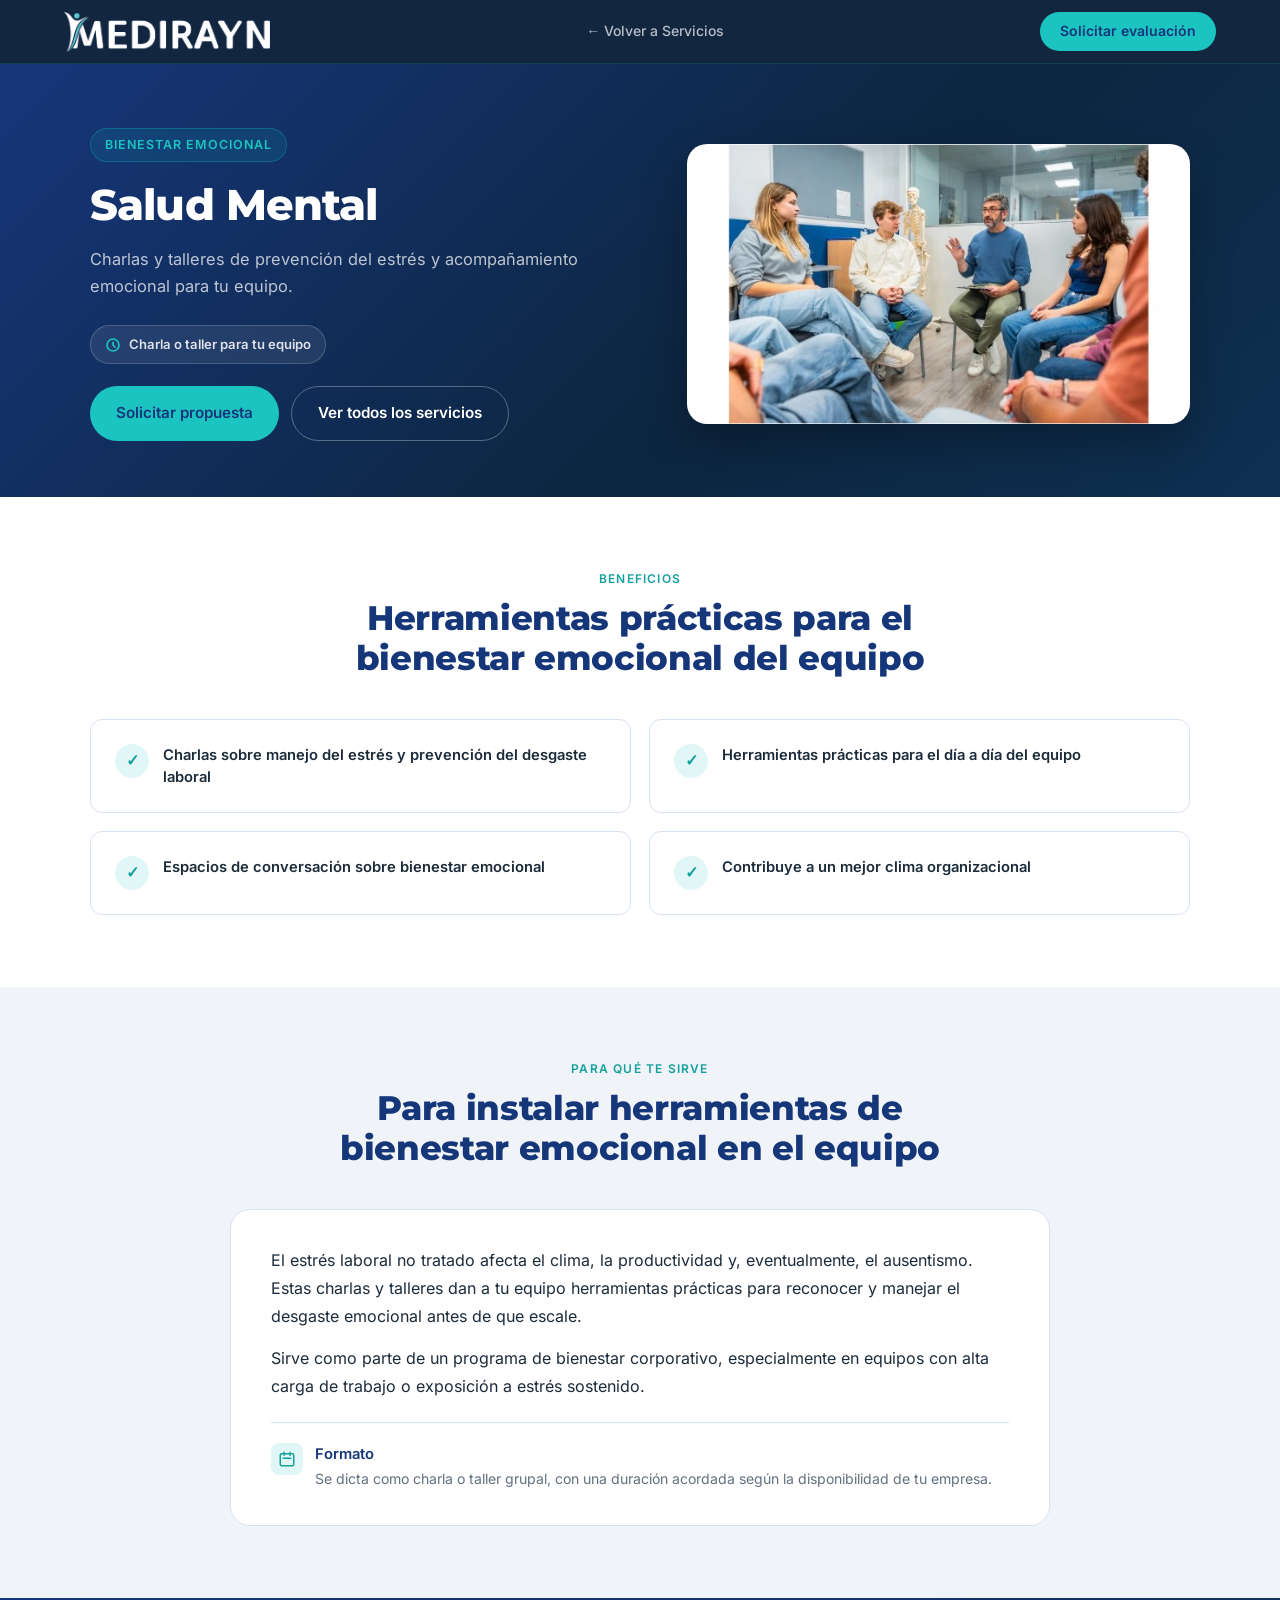
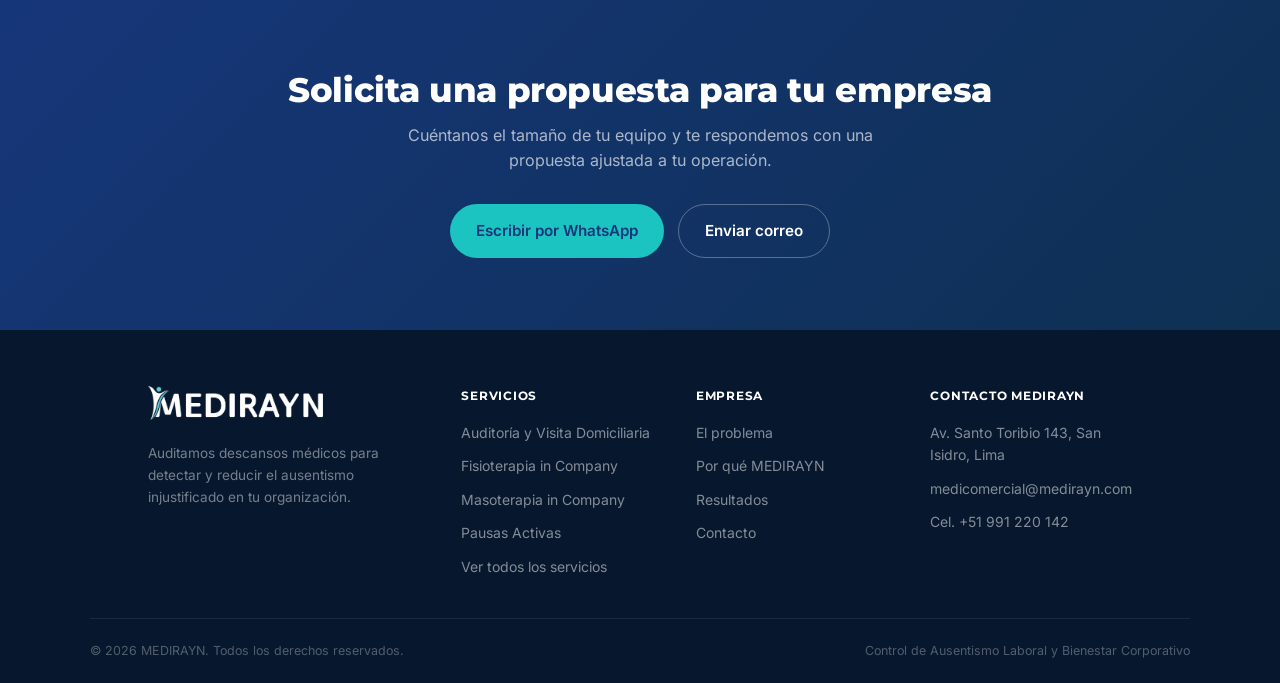
<file: servicios/salud-mental.html>
<!DOCTYPE html>
<html lang="es">
<head>
<meta charset="UTF-8">
<meta name="viewport" content="width=device-width, initial-scale=1.0">
<meta name="description" content="Charlas y talleres de prevención del estrés y acompañamiento emocional para tu equipo.">
<title>Salud Mental | MEDIRAYN</title>
<link rel="stylesheet" href="../assets/fonts/fonts.css">
<style>
  *,*::before,*::after{margin:0;padding:0;box-sizing:border-box;}
  :root{
    --navy:#16367A; --navy-mid:#3F5A91; --teal:#1CC4C1; --teal-dim:#16A09E;
    --slate:#4A6278; --light:#F0F4F8; --white:#FFFFFF; --text:#1C2B3A;
    --muted:#637080; --border:#D6E2EE;
    --font-display:'Montserrat',sans-serif; --font-body:'Inter',sans-serif;
    --radius:12px; --radius-lg:20px;
  }
  html{scroll-behavior:smooth;}
  body{font-family:var(--font-body);color:var(--text);background:var(--white);line-height:1.6;-webkit-font-smoothing:antialiased;}
  a{color:inherit;}
  .container{max-width:1100px;margin:0 auto;padding:0 5%;}

  nav{position:sticky;top:0;z-index:100;background:rgba(11,31,58,0.97);backdrop-filter:blur(8px);
    border-bottom:1px solid rgba(10,191,184,0.15);padding:0 5%;display:flex;align-items:center;
    justify-content:space-between;height:64px;}
  .nav-logo{display:flex;align-items:center;gap:10px;font-family:var(--font-display);font-size:1.35rem;font-weight:800;color:var(--white);text-decoration:none;}
  .nav-logo-icon{height:40px;width:auto;display:block;}
  .nav-back{color:rgba(255,255,255,0.7);text-decoration:none;font-size:0.875rem;font-weight:500;}
  .nav-back:hover{color:var(--teal);}
  .nav-cta{background:var(--teal);color:var(--navy);padding:0.5rem 1.25rem;border-radius:100px;
    font-weight:700;font-size:0.875rem;text-decoration:none;white-space:nowrap;}
  .nav-cta:hover{background:var(--teal-dim);}

  .hero{background:linear-gradient(135deg,var(--navy) 0%,#0d2640 60%,#0e3052 100%);padding:64px 5% 0;}
  .hero-grid{max-width:1100px;margin:0 auto;display:grid;grid-template-columns:1.1fr 1fr;gap:44px;
    align-items:center;padding-bottom:56px;}
  .eyebrow{display:inline-block;background:rgba(10,191,184,0.12);border:1px solid rgba(10,191,184,0.3);
    color:var(--teal);font-size:0.78rem;font-weight:700;letter-spacing:0.08em;text-transform:uppercase;
    padding:6px 14px;border-radius:100px;margin-bottom:18px;}
  .format-badge{display:inline-flex;align-items:center;gap:8px;background:rgba(255,255,255,0.08);
    border:1px solid rgba(255,255,255,0.18);color:rgba(255,255,255,0.85);font-size:0.82rem;font-weight:600;
    padding:8px 14px;border-radius:100px;margin-bottom:22px;}
  .format-badge svg{color:var(--teal);flex-shrink:0;}
  .hero h1{font-family:var(--font-display);font-size:clamp(2rem,4vw,2.7rem);font-weight:800;color:var(--white);
    line-height:1.15;letter-spacing:-0.02em;margin-bottom:16px;}
  .hero p.lead{font-size:1.02rem;color:rgba(255,255,255,0.72);margin-bottom:26px;line-height:1.65;}
  .hero-photo{width:100%;height:280px;object-fit:cover;border-radius:var(--radius-lg);
    box-shadow:0 20px 44px rgba(0,0,0,0.28);}
  .btn-primary{display:inline-flex;align-items:center;gap:8px;background:var(--teal);color:var(--navy);
    border:none;padding:14px 26px;border-radius:100px;font-family:var(--font-body);font-size:0.95rem;
    font-weight:700;cursor:pointer;text-decoration:none;transition:background .2s, transform .15s;}
  .btn-primary:hover{background:var(--teal-dim);transform:translateY(-2px);}
  .btn-outline{display:inline-flex;align-items:center;gap:8px;background:transparent;color:var(--white);
    border:1.5px solid rgba(255,255,255,0.3);padding:14px 26px;border-radius:100px;font-family:var(--font-body);
    font-size:0.95rem;font-weight:600;text-decoration:none;}
  .btn-outline:hover{border-color:var(--teal);background:rgba(10,191,184,0.08);}
  .hero-actions{display:flex;gap:12px;flex-wrap:wrap;}

  section{padding:72px 5%;}
  .section-head{max-width:640px;margin:0 auto 40px;text-align:center;}
  .section-label{font-size:0.75rem;font-weight:700;letter-spacing:0.1em;text-transform:uppercase;
    color:var(--teal-dim);margin-bottom:10px;display:block;}
  .section-title{font-family:var(--font-display);font-size:clamp(1.6rem,3vw,2.1rem);font-weight:800;
    color:var(--navy);line-height:1.2;letter-spacing:-0.01em;}

  .benefits-grid{max-width:1100px;margin:0 auto;display:grid;grid-template-columns:repeat(2,1fr);gap:18px;}
  .benefit-card{background:var(--white);border:1px solid var(--border);border-radius:var(--radius);
    padding:24px;display:flex;gap:14px;align-items:flex-start;}
  .benefit-icon{width:34px;height:34px;border-radius:50%;background:rgba(10,191,184,0.12);color:var(--teal-dim);
    display:flex;align-items:center;justify-content:center;flex-shrink:0;font-weight:800;}
  .benefit-card p{font-size:0.92rem;color:var(--text);font-weight:600;line-height:1.5;}

  .purpose{background:var(--light);}
  .purpose-inner{max-width:820px;margin:0 auto;background:var(--white);border:1px solid var(--border);
    border-radius:var(--radius-lg);padding:36px 40px;}
  .purpose-inner p{font-size:1rem;color:var(--text);line-height:1.75;}
  .purpose-inner p+p{margin-top:14px;}
  .purpose-format{margin-top:22px;padding-top:20px;border-top:1px solid var(--border);
    display:flex;gap:12px;align-items:flex-start;}
  .purpose-format .fmt-icon{width:32px;height:32px;border-radius:8px;background:rgba(10,191,184,0.12);
    color:var(--teal-dim);display:flex;align-items:center;justify-content:center;flex-shrink:0;}
  .purpose-format div p{font-size:0.88rem;color:var(--muted);margin:0;line-height:1.5;}
  .purpose-format strong{display:block;color:var(--navy);font-size:0.92rem;font-weight:700;margin-bottom:2px;}

  .cta-final{background:linear-gradient(135deg,var(--navy) 0%,#0e3052 100%);text-align:center;}
  .cta-final .section-title{color:var(--white);}
  .cta-final p{color:rgba(255,255,255,0.65);max-width:480px;margin:12px auto 30px;}
  .cta-buttons{display:flex;gap:14px;justify-content:center;flex-wrap:wrap;}

  .site-footer{background:#07182e;padding:56px 5% 0;}
  .footer-grid{display:grid;grid-template-columns:1.4fr 1fr 1fr 1fr;gap:36px;padding-bottom:40px;}
  .footer-logo{height:34px;width:auto;margin-bottom:14px;}
  .footer-brand p{color:rgba(255,255,255,0.45);font-size:0.85rem;line-height:1.65;max-width:260px;}
  .footer-col h4{font-family:var(--font-display);font-size:0.78rem;font-weight:700;letter-spacing:0.06em;text-transform:uppercase;color:var(--white);margin-bottom:16px;}
  .footer-col ul{list-style:none;display:grid;gap:11px;}
  .footer-col a,.footer-col li{color:rgba(255,255,255,0.5);text-decoration:none;font-size:0.875rem;}
  .footer-col a:hover{color:var(--teal);}
  .footer-bottom{display:flex;justify-content:space-between;align-items:center;flex-wrap:wrap;gap:10px;padding:22px 0;border-top:1px solid rgba(255,255,255,0.08);color:rgba(255,255,255,0.3);font-size:0.78rem;}
  @media(max-width:860px){.footer-grid{grid-template-columns:1fr 1fr;}.footer-brand{grid-column:span 2;}}

  @media(max-width:860px){
    .hero-grid{grid-template-columns:1fr;}
    .hero-photo{height:220px;order:-1;}
    .benefits-grid{grid-template-columns:1fr;}
    .purpose-inner{padding:26px 22px;}
    .nav-back{display:none;}
  }
</style>
</head>
<body>

<nav>
  <a href="../index.html" class="nav-logo"><img src="../assets/img/logo/medirayn-logo-horizontal-white.png" class="nav-logo-icon" alt="MEDIRAYN"></a>
  <a href="../index.html#solucion" class="nav-back">← Volver a Servicios</a>
  <a href="#contacto" class="nav-cta">Solicitar evaluación</a>
</nav>

<section class="hero">
  <div class="hero-grid">
    <div>
      <div class="eyebrow">Bienestar Emocional</div>
      <h1>Salud Mental</h1>
      <p class="lead">Charlas y talleres de prevención del estrés y acompañamiento emocional para tu equipo.</p>
      <div class="format-badge">
        <svg width="16" height="16" fill="none" viewBox="0 0 24 24" stroke="currentColor" stroke-width="2.5"><path stroke-linecap="round" stroke-linejoin="round" d="M12 8v4l3 3m6-3a9 9 0 11-18 0 9 9 0 0118 0z"/></svg>
        Charla o taller para tu equipo
      </div>
      <div class="hero-actions">
        <a href="#contacto" class="btn-primary">Solicitar propuesta</a>
        <a href="../index.html#solucion" class="btn-outline">Ver todos los servicios</a>
      </div>
    </div>
    <img class="hero-photo" src="../assets/img/servicios/salud-mental.jpg" alt="Salud Mental">
  </div>
</section>

<section>
  <div class="section-head">
    <span class="section-label">Beneficios</span>
    <h2 class="section-title">Herramientas prácticas para el bienestar emocional del equipo</h2>
  </div>
  <div class="benefits-grid">
    <div class="benefit-card">
      <div class="benefit-icon">✓</div>
      <p>Charlas sobre manejo del estrés y prevención del desgaste laboral</p>
    </div>
    <div class="benefit-card">
      <div class="benefit-icon">✓</div>
      <p>Herramientas prácticas para el día a día del equipo</p>
    </div>
    <div class="benefit-card">
      <div class="benefit-icon">✓</div>
      <p>Espacios de conversación sobre bienestar emocional</p>
    </div>
    <div class="benefit-card">
      <div class="benefit-icon">✓</div>
      <p>Contribuye a un mejor clima organizacional</p>
    </div>
  </div>
</section>

<section class="purpose">
  <div class="section-head">
    <span class="section-label">Para qué te sirve</span>
    <h2 class="section-title">Para instalar herramientas de bienestar emocional en el equipo</h2>
  </div>
  <div class="purpose-inner">
    <p>El estrés laboral no tratado afecta el clima, la productividad y, eventualmente, el ausentismo. Estas charlas y talleres dan a tu equipo herramientas prácticas para reconocer y manejar el desgaste emocional antes de que escale.</p>
    <p>Sirve como parte de un programa de bienestar corporativo, especialmente en equipos con alta carga de trabajo o exposición a estrés sostenido.</p>
    <div class="purpose-format">
      <div class="fmt-icon">
        <svg width="18" height="18" fill="none" viewBox="0 0 24 24" stroke="currentColor" stroke-width="2"><path stroke-linecap="round" stroke-linejoin="round" d="M8 7V3m8 4V3m-9 8h10M5 21h14a2 2 0 002-2V7a2 2 0 00-2-2H5a2 2 0 00-2 2v12a2 2 0 002 2z"/></svg>
      </div>
      <div>
        <strong>Formato</strong>
        <p>Se dicta como charla o taller grupal, con una duración acordada según la disponibilidad de tu empresa.</p>
      </div>
    </div>
  </div>
</section>

<section id="contacto" class="cta-final">
  <div class="container">
    <h2 class="section-title">Solicita una propuesta para tu empresa</h2>
    <p>Cuéntanos el tamaño de tu equipo y te respondemos con una propuesta ajustada a tu operación.</p>
    <div class="cta-buttons">
      <a href="https://wa.me/51991220142?text=Hola%2C%20quiero%20una%20propuesta%20de%20charlas%20de%20salud%20mental%20para%20mi%20equipo%20para%20mi%20empresa" class="btn-primary" target="_blank">Escribir por WhatsApp</a>
      <a href="mailto:medicomercial@medirayn.com?subject=Propuesta%20Salud%20Mental" class="btn-outline">Enviar correo</a>
    </div>
  </div>
</section>

<footer class="site-footer">
  <div class="container footer-grid">
    <div class="footer-brand">
      <img class="footer-logo" src="../assets/img/logo/medirayn-logo-horizontal-white.png" alt="MEDIRAYN">
      <p>Auditamos descansos médicos para detectar y reducir el ausentismo injustificado en tu organización.</p>
    </div>
    <div class="footer-col">
      <h4>Servicios</h4>
      <ul>
        <li><a href="auditoria-visita-domiciliaria.html">Auditoría y Visita Domiciliaria</a></li>
        <li><a href="fisioterapia-in-company.html">Fisioterapia in Company</a></li>
        <li><a href="masoterapia-in-company.html">Masoterapia in Company</a></li>
        <li><a href="pausas-activas.html">Pausas Activas</a></li>
        <li><a href="../index.html#solucion">Ver todos los servicios</a></li>
      </ul>
    </div>
    <div class="footer-col">
      <h4>Empresa</h4>
      <ul>
        <li><a href="../index.html#problema">El problema</a></li>
        <li><a href="../index.html#porque">Por qué MEDIRAYN</a></li>
        <li><a href="../index.html#resultados">Resultados</a></li>
        <li><a href="../index.html#contacto">Contacto</a></li>
      </ul>
    </div>
    <div class="footer-col">
      <h4>Contacto MEDIRAYN</h4>
      <ul>
        <li>Av. Santo Toribio 143, San Isidro, Lima</li>
        <li><a href="mailto:medicomercial@medirayn.com">medicomercial@medirayn.com</a></li>
        <li><a href="tel:+51991220142">Cel. +51 991 220 142</a></li>
      </ul>
    </div>
  </div>
  <div class="container footer-bottom">
    <span>© 2026 MEDIRAYN. Todos los derechos reservados.</span>
    <span>Control de Ausentismo Laboral y Bienestar Corporativo</span>
  </div>
</footer>

</body>
</html>
</file>
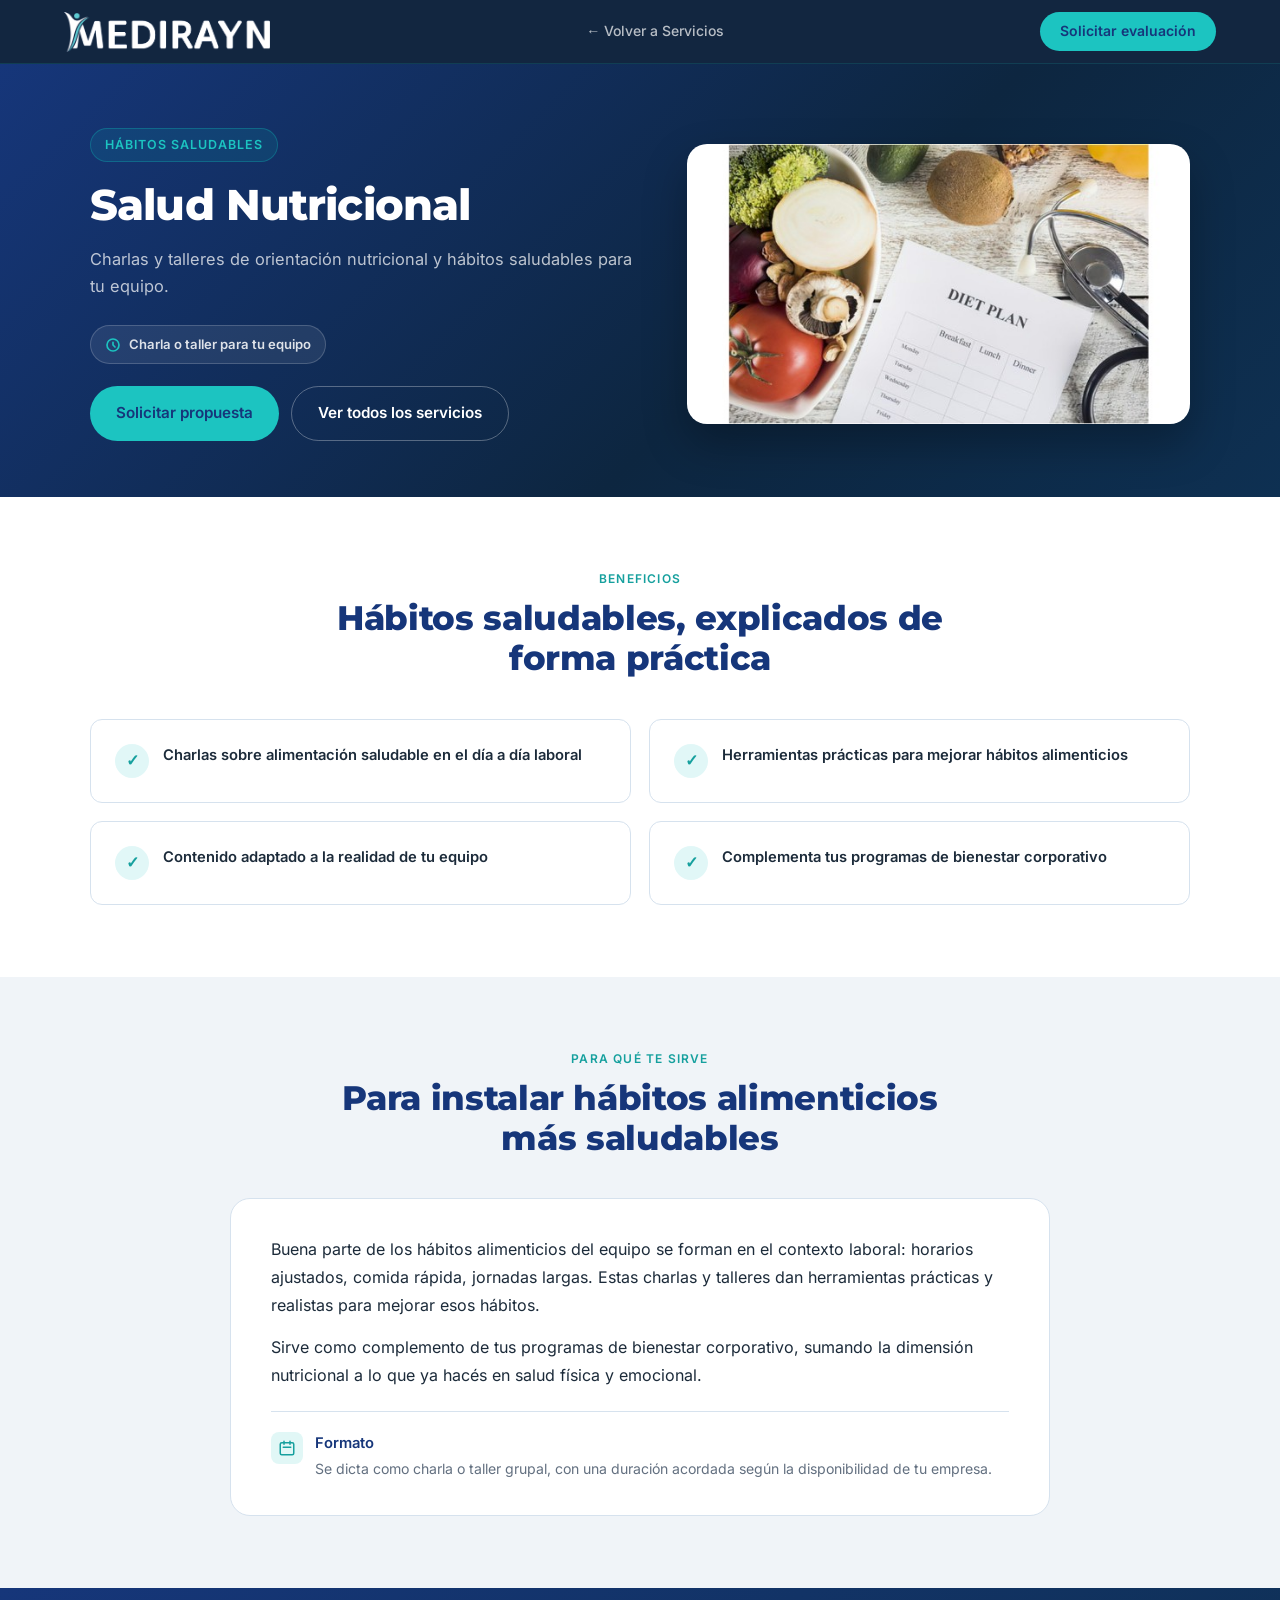
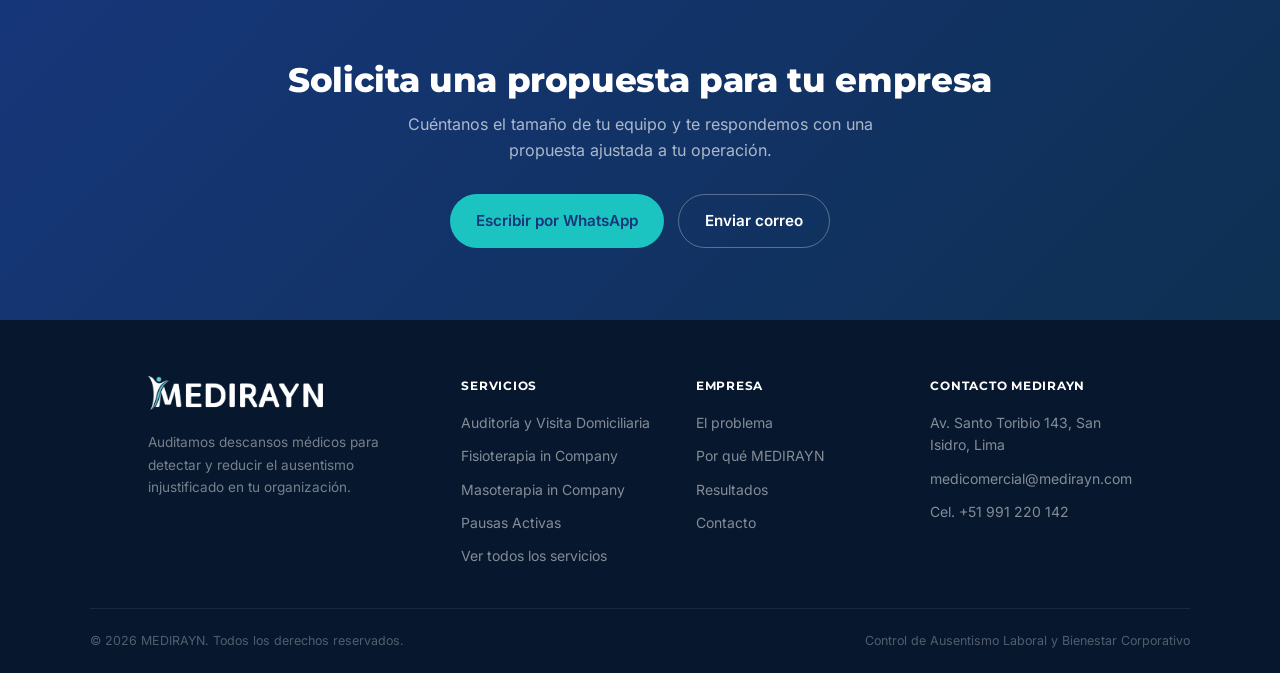
<file: servicios/salud-nutricional.html>
<!DOCTYPE html>
<html lang="es">
<head>
<meta charset="UTF-8">
<meta name="viewport" content="width=device-width, initial-scale=1.0">
<meta name="description" content="Charlas y talleres de orientación nutricional y hábitos saludables para tu equipo.">
<title>Salud Nutricional | MEDIRAYN</title>
<link rel="stylesheet" href="../assets/fonts/fonts.css">
<style>
  *,*::before,*::after{margin:0;padding:0;box-sizing:border-box;}
  :root{
    --navy:#16367A; --navy-mid:#3F5A91; --teal:#1CC4C1; --teal-dim:#16A09E;
    --slate:#4A6278; --light:#F0F4F8; --white:#FFFFFF; --text:#1C2B3A;
    --muted:#637080; --border:#D6E2EE;
    --font-display:'Montserrat',sans-serif; --font-body:'Inter',sans-serif;
    --radius:12px; --radius-lg:20px;
  }
  html{scroll-behavior:smooth;}
  body{font-family:var(--font-body);color:var(--text);background:var(--white);line-height:1.6;-webkit-font-smoothing:antialiased;}
  a{color:inherit;}
  .container{max-width:1100px;margin:0 auto;padding:0 5%;}

  nav{position:sticky;top:0;z-index:100;background:rgba(11,31,58,0.97);backdrop-filter:blur(8px);
    border-bottom:1px solid rgba(10,191,184,0.15);padding:0 5%;display:flex;align-items:center;
    justify-content:space-between;height:64px;}
  .nav-logo{display:flex;align-items:center;gap:10px;font-family:var(--font-display);font-size:1.35rem;font-weight:800;color:var(--white);text-decoration:none;}
  .nav-logo-icon{height:40px;width:auto;display:block;}
  .nav-back{color:rgba(255,255,255,0.7);text-decoration:none;font-size:0.875rem;font-weight:500;}
  .nav-back:hover{color:var(--teal);}
  .nav-cta{background:var(--teal);color:var(--navy);padding:0.5rem 1.25rem;border-radius:100px;
    font-weight:700;font-size:0.875rem;text-decoration:none;white-space:nowrap;}
  .nav-cta:hover{background:var(--teal-dim);}

  .hero{background:linear-gradient(135deg,var(--navy) 0%,#0d2640 60%,#0e3052 100%);padding:64px 5% 0;}
  .hero-grid{max-width:1100px;margin:0 auto;display:grid;grid-template-columns:1.1fr 1fr;gap:44px;
    align-items:center;padding-bottom:56px;}
  .eyebrow{display:inline-block;background:rgba(10,191,184,0.12);border:1px solid rgba(10,191,184,0.3);
    color:var(--teal);font-size:0.78rem;font-weight:700;letter-spacing:0.08em;text-transform:uppercase;
    padding:6px 14px;border-radius:100px;margin-bottom:18px;}
  .format-badge{display:inline-flex;align-items:center;gap:8px;background:rgba(255,255,255,0.08);
    border:1px solid rgba(255,255,255,0.18);color:rgba(255,255,255,0.85);font-size:0.82rem;font-weight:600;
    padding:8px 14px;border-radius:100px;margin-bottom:22px;}
  .format-badge svg{color:var(--teal);flex-shrink:0;}
  .hero h1{font-family:var(--font-display);font-size:clamp(2rem,4vw,2.7rem);font-weight:800;color:var(--white);
    line-height:1.15;letter-spacing:-0.02em;margin-bottom:16px;}
  .hero p.lead{font-size:1.02rem;color:rgba(255,255,255,0.72);margin-bottom:26px;line-height:1.65;}
  .hero-photo{width:100%;height:280px;object-fit:cover;border-radius:var(--radius-lg);
    box-shadow:0 20px 44px rgba(0,0,0,0.28);}
  .btn-primary{display:inline-flex;align-items:center;gap:8px;background:var(--teal);color:var(--navy);
    border:none;padding:14px 26px;border-radius:100px;font-family:var(--font-body);font-size:0.95rem;
    font-weight:700;cursor:pointer;text-decoration:none;transition:background .2s, transform .15s;}
  .btn-primary:hover{background:var(--teal-dim);transform:translateY(-2px);}
  .btn-outline{display:inline-flex;align-items:center;gap:8px;background:transparent;color:var(--white);
    border:1.5px solid rgba(255,255,255,0.3);padding:14px 26px;border-radius:100px;font-family:var(--font-body);
    font-size:0.95rem;font-weight:600;text-decoration:none;}
  .btn-outline:hover{border-color:var(--teal);background:rgba(10,191,184,0.08);}
  .hero-actions{display:flex;gap:12px;flex-wrap:wrap;}

  section{padding:72px 5%;}
  .section-head{max-width:640px;margin:0 auto 40px;text-align:center;}
  .section-label{font-size:0.75rem;font-weight:700;letter-spacing:0.1em;text-transform:uppercase;
    color:var(--teal-dim);margin-bottom:10px;display:block;}
  .section-title{font-family:var(--font-display);font-size:clamp(1.6rem,3vw,2.1rem);font-weight:800;
    color:var(--navy);line-height:1.2;letter-spacing:-0.01em;}

  .benefits-grid{max-width:1100px;margin:0 auto;display:grid;grid-template-columns:repeat(2,1fr);gap:18px;}
  .benefit-card{background:var(--white);border:1px solid var(--border);border-radius:var(--radius);
    padding:24px;display:flex;gap:14px;align-items:flex-start;}
  .benefit-icon{width:34px;height:34px;border-radius:50%;background:rgba(10,191,184,0.12);color:var(--teal-dim);
    display:flex;align-items:center;justify-content:center;flex-shrink:0;font-weight:800;}
  .benefit-card p{font-size:0.92rem;color:var(--text);font-weight:600;line-height:1.5;}

  .purpose{background:var(--light);}
  .purpose-inner{max-width:820px;margin:0 auto;background:var(--white);border:1px solid var(--border);
    border-radius:var(--radius-lg);padding:36px 40px;}
  .purpose-inner p{font-size:1rem;color:var(--text);line-height:1.75;}
  .purpose-inner p+p{margin-top:14px;}
  .purpose-format{margin-top:22px;padding-top:20px;border-top:1px solid var(--border);
    display:flex;gap:12px;align-items:flex-start;}
  .purpose-format .fmt-icon{width:32px;height:32px;border-radius:8px;background:rgba(10,191,184,0.12);
    color:var(--teal-dim);display:flex;align-items:center;justify-content:center;flex-shrink:0;}
  .purpose-format div p{font-size:0.88rem;color:var(--muted);margin:0;line-height:1.5;}
  .purpose-format strong{display:block;color:var(--navy);font-size:0.92rem;font-weight:700;margin-bottom:2px;}

  .cta-final{background:linear-gradient(135deg,var(--navy) 0%,#0e3052 100%);text-align:center;}
  .cta-final .section-title{color:var(--white);}
  .cta-final p{color:rgba(255,255,255,0.65);max-width:480px;margin:12px auto 30px;}
  .cta-buttons{display:flex;gap:14px;justify-content:center;flex-wrap:wrap;}

  .site-footer{background:#07182e;padding:56px 5% 0;}
  .footer-grid{display:grid;grid-template-columns:1.4fr 1fr 1fr 1fr;gap:36px;padding-bottom:40px;}
  .footer-logo{height:34px;width:auto;margin-bottom:14px;}
  .footer-brand p{color:rgba(255,255,255,0.45);font-size:0.85rem;line-height:1.65;max-width:260px;}
  .footer-col h4{font-family:var(--font-display);font-size:0.78rem;font-weight:700;letter-spacing:0.06em;text-transform:uppercase;color:var(--white);margin-bottom:16px;}
  .footer-col ul{list-style:none;display:grid;gap:11px;}
  .footer-col a,.footer-col li{color:rgba(255,255,255,0.5);text-decoration:none;font-size:0.875rem;}
  .footer-col a:hover{color:var(--teal);}
  .footer-bottom{display:flex;justify-content:space-between;align-items:center;flex-wrap:wrap;gap:10px;padding:22px 0;border-top:1px solid rgba(255,255,255,0.08);color:rgba(255,255,255,0.3);font-size:0.78rem;}
  @media(max-width:860px){.footer-grid{grid-template-columns:1fr 1fr;}.footer-brand{grid-column:span 2;}}

  @media(max-width:860px){
    .hero-grid{grid-template-columns:1fr;}
    .hero-photo{height:220px;order:-1;}
    .benefits-grid{grid-template-columns:1fr;}
    .purpose-inner{padding:26px 22px;}
    .nav-back{display:none;}
  }
</style>
</head>
<body>

<nav>
  <a href="../index.html" class="nav-logo"><img src="../assets/img/logo/medirayn-logo-horizontal-white.png" class="nav-logo-icon" alt="MEDIRAYN"></a>
  <a href="../index.html#solucion" class="nav-back">← Volver a Servicios</a>
  <a href="#contacto" class="nav-cta">Solicitar evaluación</a>
</nav>

<section class="hero">
  <div class="hero-grid">
    <div>
      <div class="eyebrow">Hábitos Saludables</div>
      <h1>Salud Nutricional</h1>
      <p class="lead">Charlas y talleres de orientación nutricional y hábitos saludables para tu equipo.</p>
      <div class="format-badge">
        <svg width="16" height="16" fill="none" viewBox="0 0 24 24" stroke="currentColor" stroke-width="2.5"><path stroke-linecap="round" stroke-linejoin="round" d="M12 8v4l3 3m6-3a9 9 0 11-18 0 9 9 0 0118 0z"/></svg>
        Charla o taller para tu equipo
      </div>
      <div class="hero-actions">
        <a href="#contacto" class="btn-primary">Solicitar propuesta</a>
        <a href="../index.html#solucion" class="btn-outline">Ver todos los servicios</a>
      </div>
    </div>
    <img class="hero-photo" src="../assets/img/servicios/salud-nutricional.jpg" alt="Salud Nutricional">
  </div>
</section>

<section>
  <div class="section-head">
    <span class="section-label">Beneficios</span>
    <h2 class="section-title">Hábitos saludables, explicados de forma práctica</h2>
  </div>
  <div class="benefits-grid">
    <div class="benefit-card">
      <div class="benefit-icon">✓</div>
      <p>Charlas sobre alimentación saludable en el día a día laboral</p>
    </div>
    <div class="benefit-card">
      <div class="benefit-icon">✓</div>
      <p>Herramientas prácticas para mejorar hábitos alimenticios</p>
    </div>
    <div class="benefit-card">
      <div class="benefit-icon">✓</div>
      <p>Contenido adaptado a la realidad de tu equipo</p>
    </div>
    <div class="benefit-card">
      <div class="benefit-icon">✓</div>
      <p>Complementa tus programas de bienestar corporativo</p>
    </div>
  </div>
</section>

<section class="purpose">
  <div class="section-head">
    <span class="section-label">Para qué te sirve</span>
    <h2 class="section-title">Para instalar hábitos alimenticios más saludables</h2>
  </div>
  <div class="purpose-inner">
    <p>Buena parte de los hábitos alimenticios del equipo se forman en el contexto laboral: horarios ajustados, comida rápida, jornadas largas. Estas charlas y talleres dan herramientas prácticas y realistas para mejorar esos hábitos.</p>
    <p>Sirve como complemento de tus programas de bienestar corporativo, sumando la dimensión nutricional a lo que ya hacés en salud física y emocional.</p>
    <div class="purpose-format">
      <div class="fmt-icon">
        <svg width="18" height="18" fill="none" viewBox="0 0 24 24" stroke="currentColor" stroke-width="2"><path stroke-linecap="round" stroke-linejoin="round" d="M8 7V3m8 4V3m-9 8h10M5 21h14a2 2 0 002-2V7a2 2 0 00-2-2H5a2 2 0 00-2 2v12a2 2 0 002 2z"/></svg>
      </div>
      <div>
        <strong>Formato</strong>
        <p>Se dicta como charla o taller grupal, con una duración acordada según la disponibilidad de tu empresa.</p>
      </div>
    </div>
  </div>
</section>

<section id="contacto" class="cta-final">
  <div class="container">
    <h2 class="section-title">Solicita una propuesta para tu empresa</h2>
    <p>Cuéntanos el tamaño de tu equipo y te respondemos con una propuesta ajustada a tu operación.</p>
    <div class="cta-buttons">
      <a href="https://wa.me/51991220142?text=Hola%2C%20quiero%20una%20propuesta%20de%20charlas%20de%20salud%20nutricional%20para%20mi%20equipo%20para%20mi%20empresa" class="btn-primary" target="_blank">Escribir por WhatsApp</a>
      <a href="mailto:medicomercial@medirayn.com?subject=Propuesta%20Salud%20Nutricional" class="btn-outline">Enviar correo</a>
    </div>
  </div>
</section>

<footer class="site-footer">
  <div class="container footer-grid">
    <div class="footer-brand">
      <img class="footer-logo" src="../assets/img/logo/medirayn-logo-horizontal-white.png" alt="MEDIRAYN">
      <p>Auditamos descansos médicos para detectar y reducir el ausentismo injustificado en tu organización.</p>
    </div>
    <div class="footer-col">
      <h4>Servicios</h4>
      <ul>
        <li><a href="auditoria-visita-domiciliaria.html">Auditoría y Visita Domiciliaria</a></li>
        <li><a href="fisioterapia-in-company.html">Fisioterapia in Company</a></li>
        <li><a href="masoterapia-in-company.html">Masoterapia in Company</a></li>
        <li><a href="pausas-activas.html">Pausas Activas</a></li>
        <li><a href="../index.html#solucion">Ver todos los servicios</a></li>
      </ul>
    </div>
    <div class="footer-col">
      <h4>Empresa</h4>
      <ul>
        <li><a href="../index.html#problema">El problema</a></li>
        <li><a href="../index.html#porque">Por qué MEDIRAYN</a></li>
        <li><a href="../index.html#resultados">Resultados</a></li>
        <li><a href="../index.html#contacto">Contacto</a></li>
      </ul>
    </div>
    <div class="footer-col">
      <h4>Contacto MEDIRAYN</h4>
      <ul>
        <li>Av. Santo Toribio 143, San Isidro, Lima</li>
        <li><a href="mailto:medicomercial@medirayn.com">medicomercial@medirayn.com</a></li>
        <li><a href="tel:+51991220142">Cel. +51 991 220 142</a></li>
      </ul>
    </div>
  </div>
  <div class="container footer-bottom">
    <span>© 2026 MEDIRAYN. Todos los derechos reservados.</span>
    <span>Control de Ausentismo Laboral y Bienestar Corporativo</span>
  </div>
</footer>

</body>
</html>
</file>
<file: assets/fonts/fonts.css>
/* Tipografías del sitio MEDIRAYN, alojadas localmente (no dependen de fonts.googleapis.com) */

@font-face {
  font-family: 'Inter';
  font-style: normal;
  font-weight: 400;
  font-display: swap;
  src: url('inter-latin.woff2') format('woff2');
  unicode-range: U+0000-00FF, U+0131, U+0152-0153, U+02BB-02BC, U+02C6, U+02DA, U+02DC, U+0304, U+0308, U+0329, U+2000-206F, U+20AC, U+2122, U+2191, U+2193, U+2212, U+2215, U+FEFF, U+FFFD;
}
@font-face {
  font-family: 'Inter';
  font-style: normal;
  font-weight: 500;
  font-display: swap;
  src: url('inter-latin.woff2') format('woff2');
  unicode-range: U+0000-00FF, U+0131, U+0152-0153, U+02BB-02BC, U+02C6, U+02DA, U+02DC, U+0304, U+0308, U+0329, U+2000-206F, U+20AC, U+2122, U+2191, U+2193, U+2212, U+2215, U+FEFF, U+FFFD;
}
@font-face {
  font-family: 'Inter';
  font-style: normal;
  font-weight: 600;
  font-display: swap;
  src: url('inter-latin.woff2') format('woff2');
  unicode-range: U+0000-00FF, U+0131, U+0152-0153, U+02BB-02BC, U+02C6, U+02DA, U+02DC, U+0304, U+0308, U+0329, U+2000-206F, U+20AC, U+2122, U+2191, U+2193, U+2212, U+2215, U+FEFF, U+FFFD;
}
@font-face {
  font-family: 'Montserrat';
  font-style: normal;
  font-weight: 600;
  font-display: swap;
  src: url('montserrat-latin.woff2') format('woff2');
  unicode-range: U+0000-00FF, U+0131, U+0152-0153, U+02BB-02BC, U+02C6, U+02DA, U+02DC, U+0304, U+0308, U+0329, U+2000-206F, U+20AC, U+2122, U+2191, U+2193, U+2212, U+2215, U+FEFF, U+FFFD;
}
@font-face {
  font-family: 'Montserrat';
  font-style: normal;
  font-weight: 700;
  font-display: swap;
  src: url('montserrat-latin.woff2') format('woff2');
  unicode-range: U+0000-00FF, U+0131, U+0152-0153, U+02BB-02BC, U+02C6, U+02DA, U+02DC, U+0304, U+0308, U+0329, U+2000-206F, U+20AC, U+2122, U+2191, U+2193, U+2212, U+2215, U+FEFF, U+FFFD;
}
@font-face {
  font-family: 'Montserrat';
  font-style: normal;
  font-weight: 800;
  font-display: swap;
  src: url('montserrat-latin.woff2') format('woff2');
  unicode-range: U+0000-00FF, U+0131, U+0152-0153, U+02BB-02BC, U+02C6, U+02DA, U+02DC, U+0304, U+0308, U+0329, U+2000-206F, U+20AC, U+2122, U+2191, U+2193, U+2212, U+2215, U+FEFF, U+FFFD;
}
</file>
